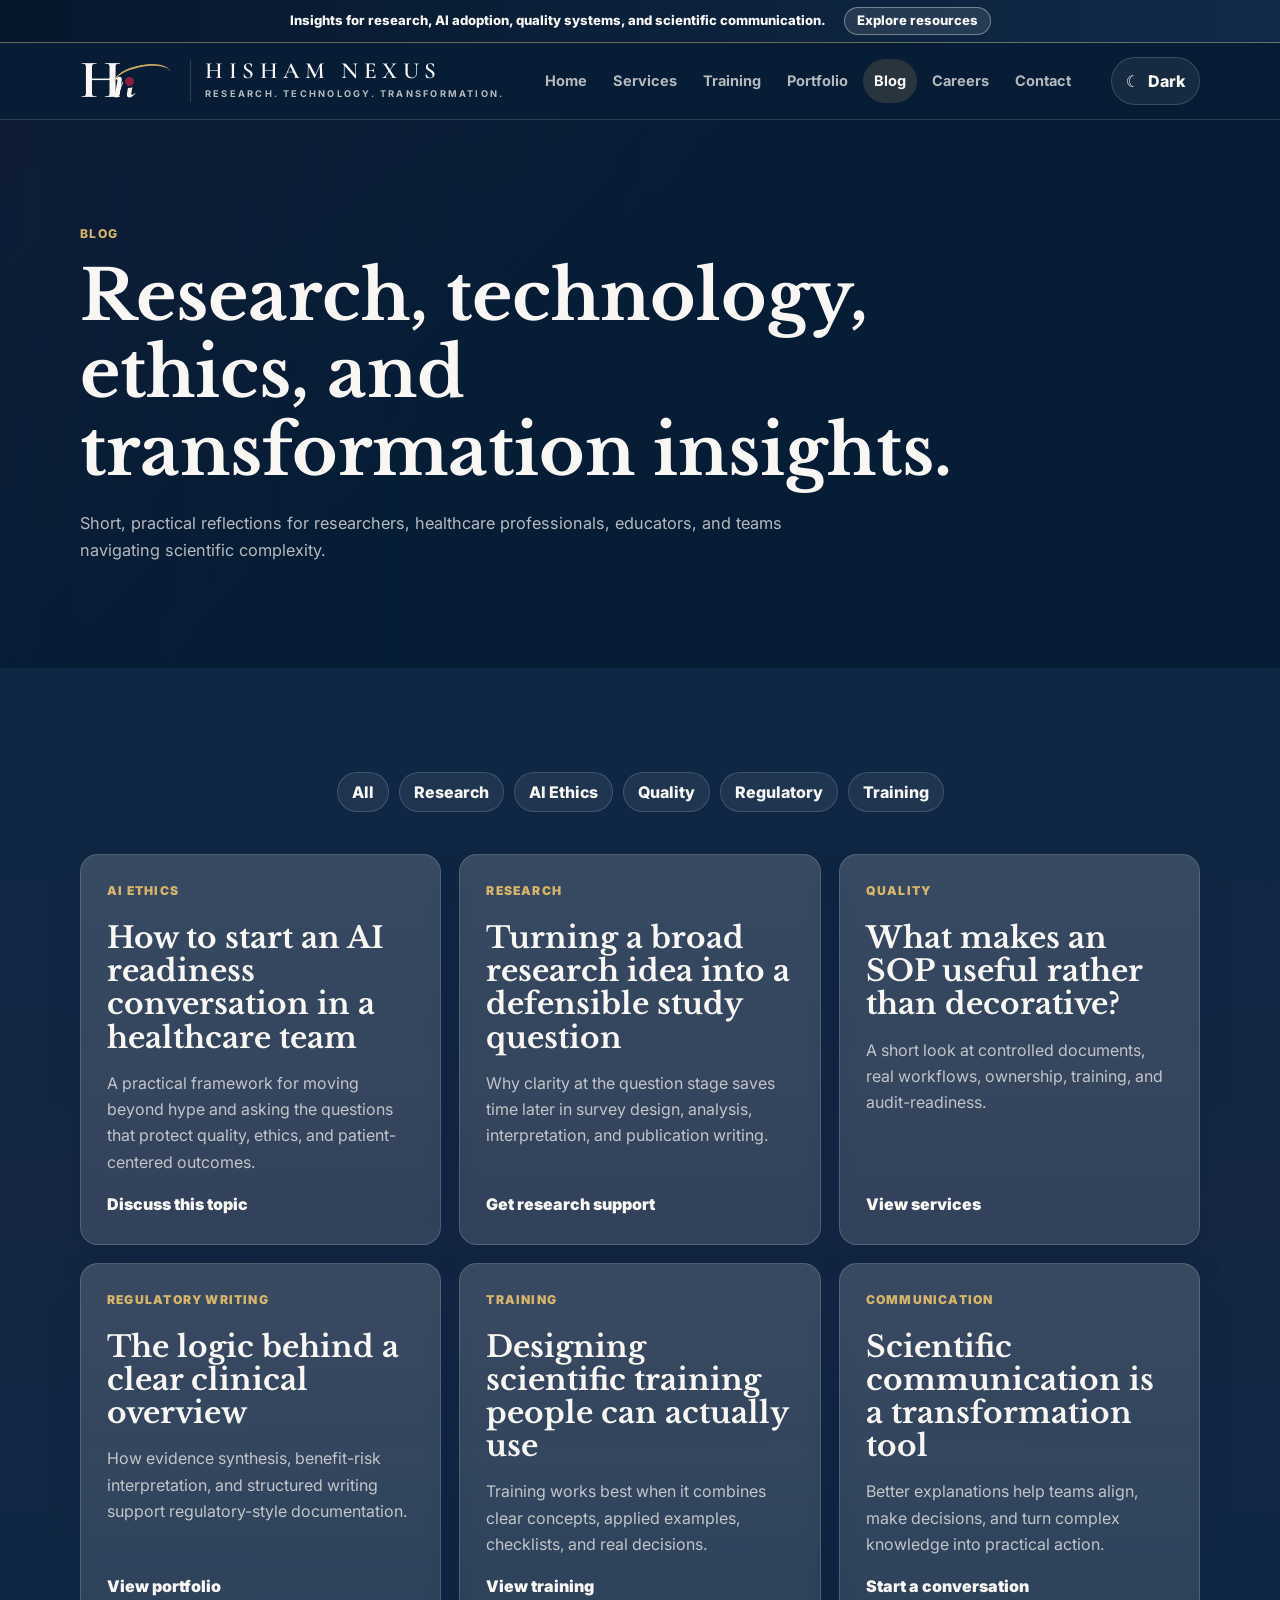
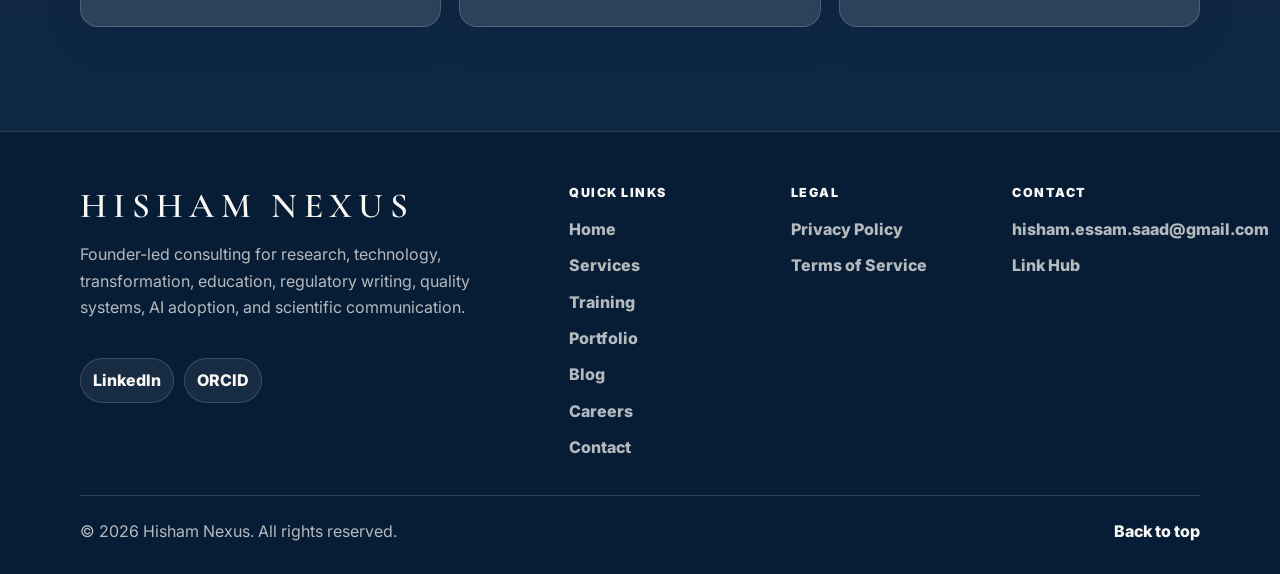
<file: blog.html>
<!DOCTYPE html>

<html data-theme="dark" lang="en">
<head>
<meta charset="utf-8"/>
<meta content="width=device-width, initial-scale=1.0" name="viewport"/>
<meta content="Hisham Nexus insights on research, AI ethics, digital health, quality systems, regulatory writing, and scientific communication." name="description"/>
<meta content="Hisham Nexus" name="author"/>
<title>Blog | Hisham Nexus</title>
<link href="https://fonts.googleapis.com" rel="preconnect"/>
<link crossorigin="" href="https://fonts.gstatic.com" rel="preconnect"/>
<link href="https://fonts.googleapis.com/css2?family=Cormorant+Garamond:wght@500;600;700&amp;family=Inter:wght@400;500;600;700;800&amp;family=Libre+Baskerville:wght@400;700&amp;display=swap" rel="stylesheet"/>
<link href="css/style.css" rel="stylesheet"/>
</head>
<body>
<a class="skip-link" href="#main">Skip to main content</a>
<div aria-label="Hisham Nexus announcement" class="announcement-bar" role="region"><div class="container announcement-inner"><span>Insights for research, AI adoption, quality systems, and scientific communication.</span><a href="resources.html">Explore resources</a></div></div>
<header class="site-header" id="top"><nav aria-label="Blog navigation" class="navbar container"><a aria-label="Hisham Nexus homepage" class="brand" href="index.html"><span aria-hidden="true" class="brand-symbol"><span class="hn-h">H</span><span class="hn-n">n</span><span class="hn-dot"></span></span><span aria-hidden="true" class="brand-divider"></span><span class="brand-copy"><span class="brand-text">Hisham Nexus</span><span class="brand-tagline">Research. Technology. Transformation.</span></span></a><button aria-controls="nav-menu" aria-expanded="false" aria-label="Open navigation menu" class="nav-toggle" type="button"><span></span><span></span><span></span></button><ul class="nav-menu" id="nav-menu"><li><a href="index.html">Home</a></li><li><a href="services.html">Services</a></li><li><a href="training.html">Training</a></li><li><a href="portfolio.html">Portfolio</a></li><li><a class="active" href="blog.html">Blog</a></li><li><a href="careers.html">Careers</a></li><li><a href="contact.html">Contact</a></li></ul><button aria-label="Switch to light mode" class="theme-toggle" id="theme-toggle" type="button"><span aria-hidden="true" class="theme-icon">☾</span><span class="theme-label">Dark</span></button></nav></header>
<main id="main">
<section aria-labelledby="blog-title" class="hero section resource-hero">
<div class="container">
<div class="section-heading reveal">
<p class="eyebrow">Blog</p>
<h1 id="blog-title">Research, technology, ethics, and transformation insights.</h1>
<p class="hero-intro">Short, practical reflections for researchers, healthcare professionals, educators, and teams navigating scientific complexity.</p>
</div>
</div>
</section>
<section aria-labelledby="categories-title" class="section section-muted">
<div class="container">
<div aria-label="Blog categories" class="filter-row reveal" id="categories-title">
<span>All</span><span>Research</span><span>AI Ethics</span><span>Quality</span><span>Regulatory</span><span>Training</span>
</div>
<div class="blog-grid">
<article class="blog-card reveal"><span>AI Ethics</span><h2>How to start an AI readiness conversation in a healthcare team</h2><p>A practical framework for moving beyond hype and asking the questions that protect quality, ethics, and patient-centered outcomes.</p><a href="contact.html">Discuss this topic</a></article>
<article class="blog-card reveal"><span>Research</span><h2>Turning a broad research idea into a defensible study question</h2><p>Why clarity at the question stage saves time later in survey design, analysis, interpretation, and publication writing.</p><a href="services.html">Get research support</a></article>
<article class="blog-card reveal"><span>Quality</span><h2>What makes an SOP useful rather than decorative?</h2><p>A short look at controlled documents, real workflows, ownership, training, and audit-readiness.</p><a href="services.html">View services</a></article>
<article class="blog-card reveal"><span>Regulatory Writing</span><h2>The logic behind a clear clinical overview</h2><p>How evidence synthesis, benefit-risk interpretation, and structured writing support regulatory-style documentation.</p><a href="portfolio.html">View portfolio</a></article>
<article class="blog-card reveal"><span>Training</span><h2>Designing scientific training people can actually use</h2><p>Training works best when it combines clear concepts, applied examples, checklists, and real decisions.</p><a href="training.html">View training</a></article>
<article class="blog-card reveal"><span>Communication</span><h2>Scientific communication is a transformation tool</h2><p>Better explanations help teams align, make decisions, and turn complex knowledge into practical action.</p><a href="contact.html">Start a conversation</a></article>
</div>
</div>
</section>
</main>
<footer class="site-footer"><div class="container footer-grid"><div class="footer-brand"><h2>Hisham Nexus</h2><p>Founder-led consulting for research, technology, transformation, education, regulatory writing, quality systems, AI adoption, and scientific communication.</p><div class="footer-socials"><a href="https://www.linkedin.com/in/ph-hisham-essam" rel="noopener noreferrer" target="_blank">LinkedIn</a><a href="https://orcid.org/0000-0001-6513-2037" rel="me noopener noreferrer" target="orcid.widget">ORCID</a></div></div><div><h3>Quick Links</h3><a href="index.html">Home</a><a href="services.html">Services</a><a href="training.html">Training</a><a href="portfolio.html">Portfolio</a><a href="blog.html">Blog</a><a href="careers.html">Careers</a><a href="contact.html">Contact</a></div><div><h3>Legal</h3><a href="privacy.html">Privacy Policy</a><a href="terms.html">Terms of Service</a></div><div><h3>Contact</h3><a href="mailto:hisham.essam.saad@gmail.com">hisham.essam.saad@gmail.com</a><a href="https://linktr.ee/hisham.essam" rel="me noopener noreferrer" target="_blank">Link Hub</a></div></div><div class="container footer-bottom"><p>© <span id="year"></span> Hisham Nexus. All rights reserved.</p><a href="#top">Back to top</a></div></footer>
<script src="js/script.js"></script>
</body>
</html>
</file>
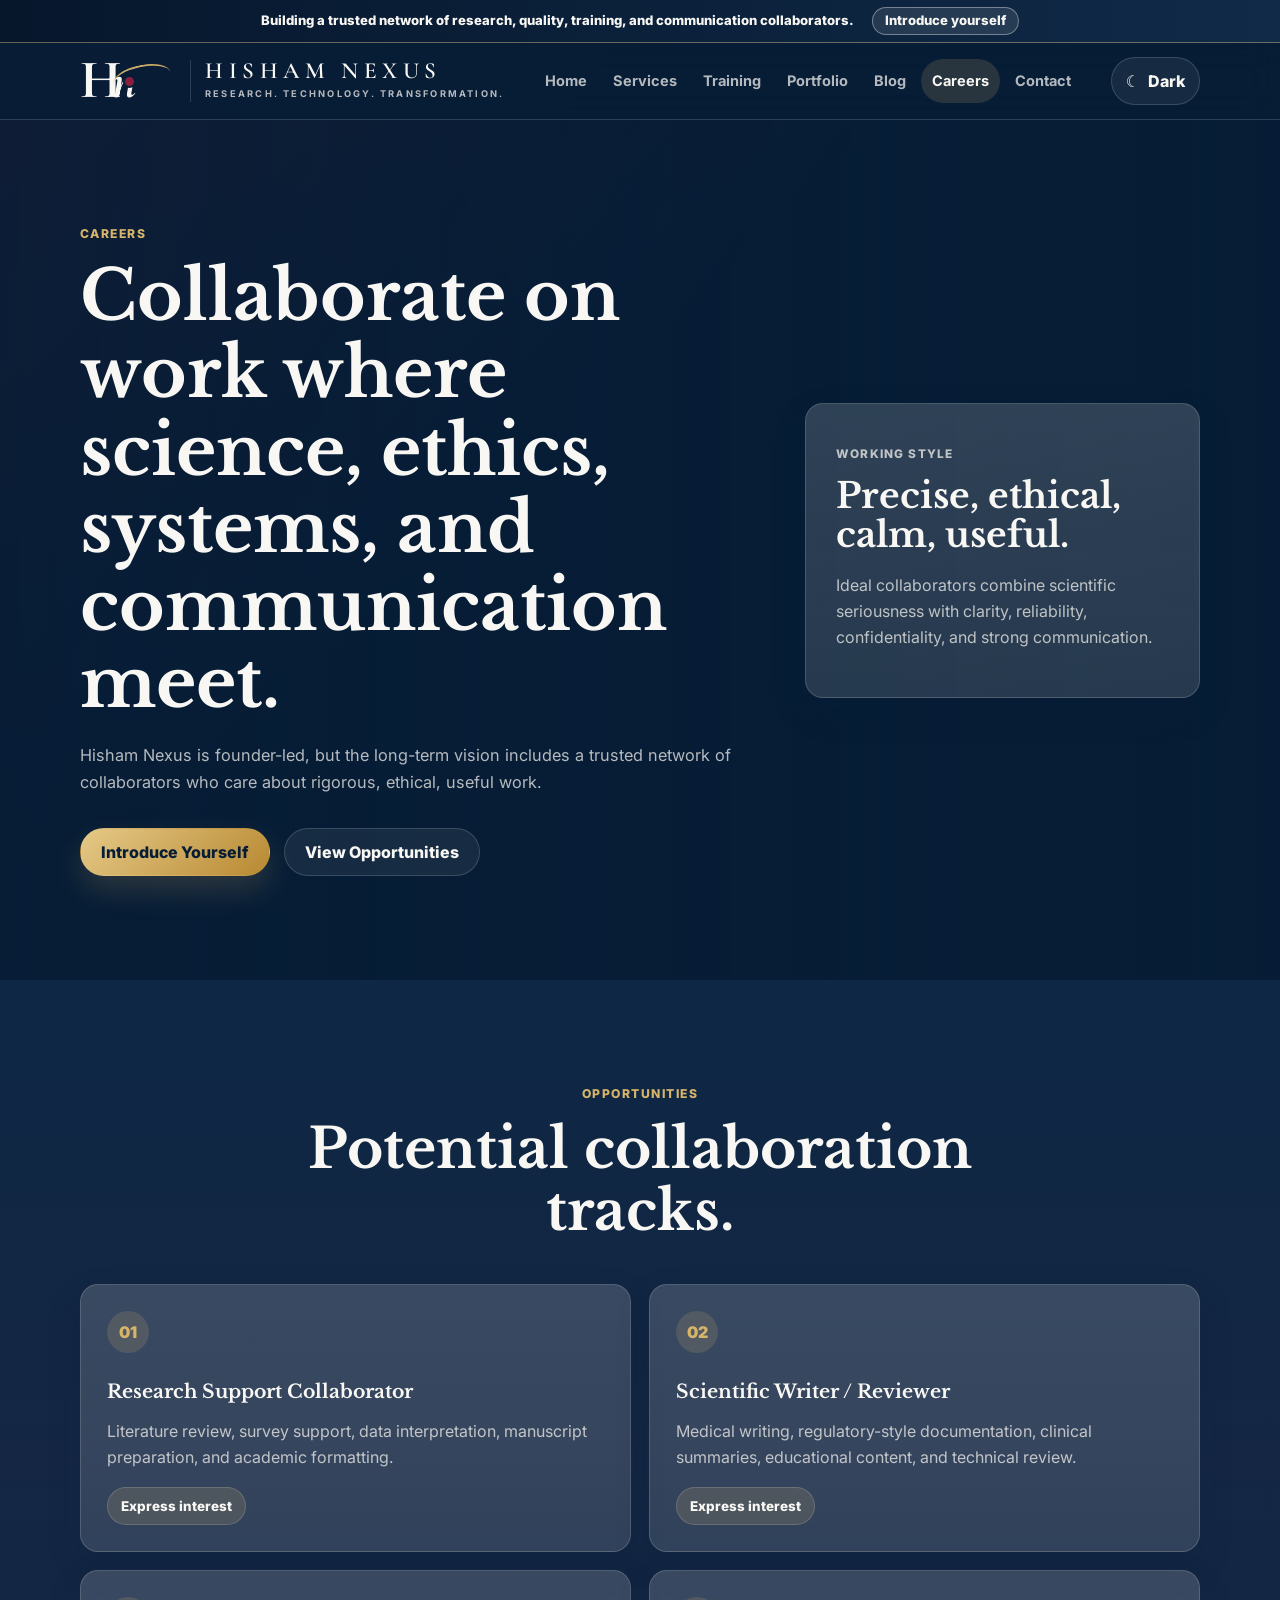
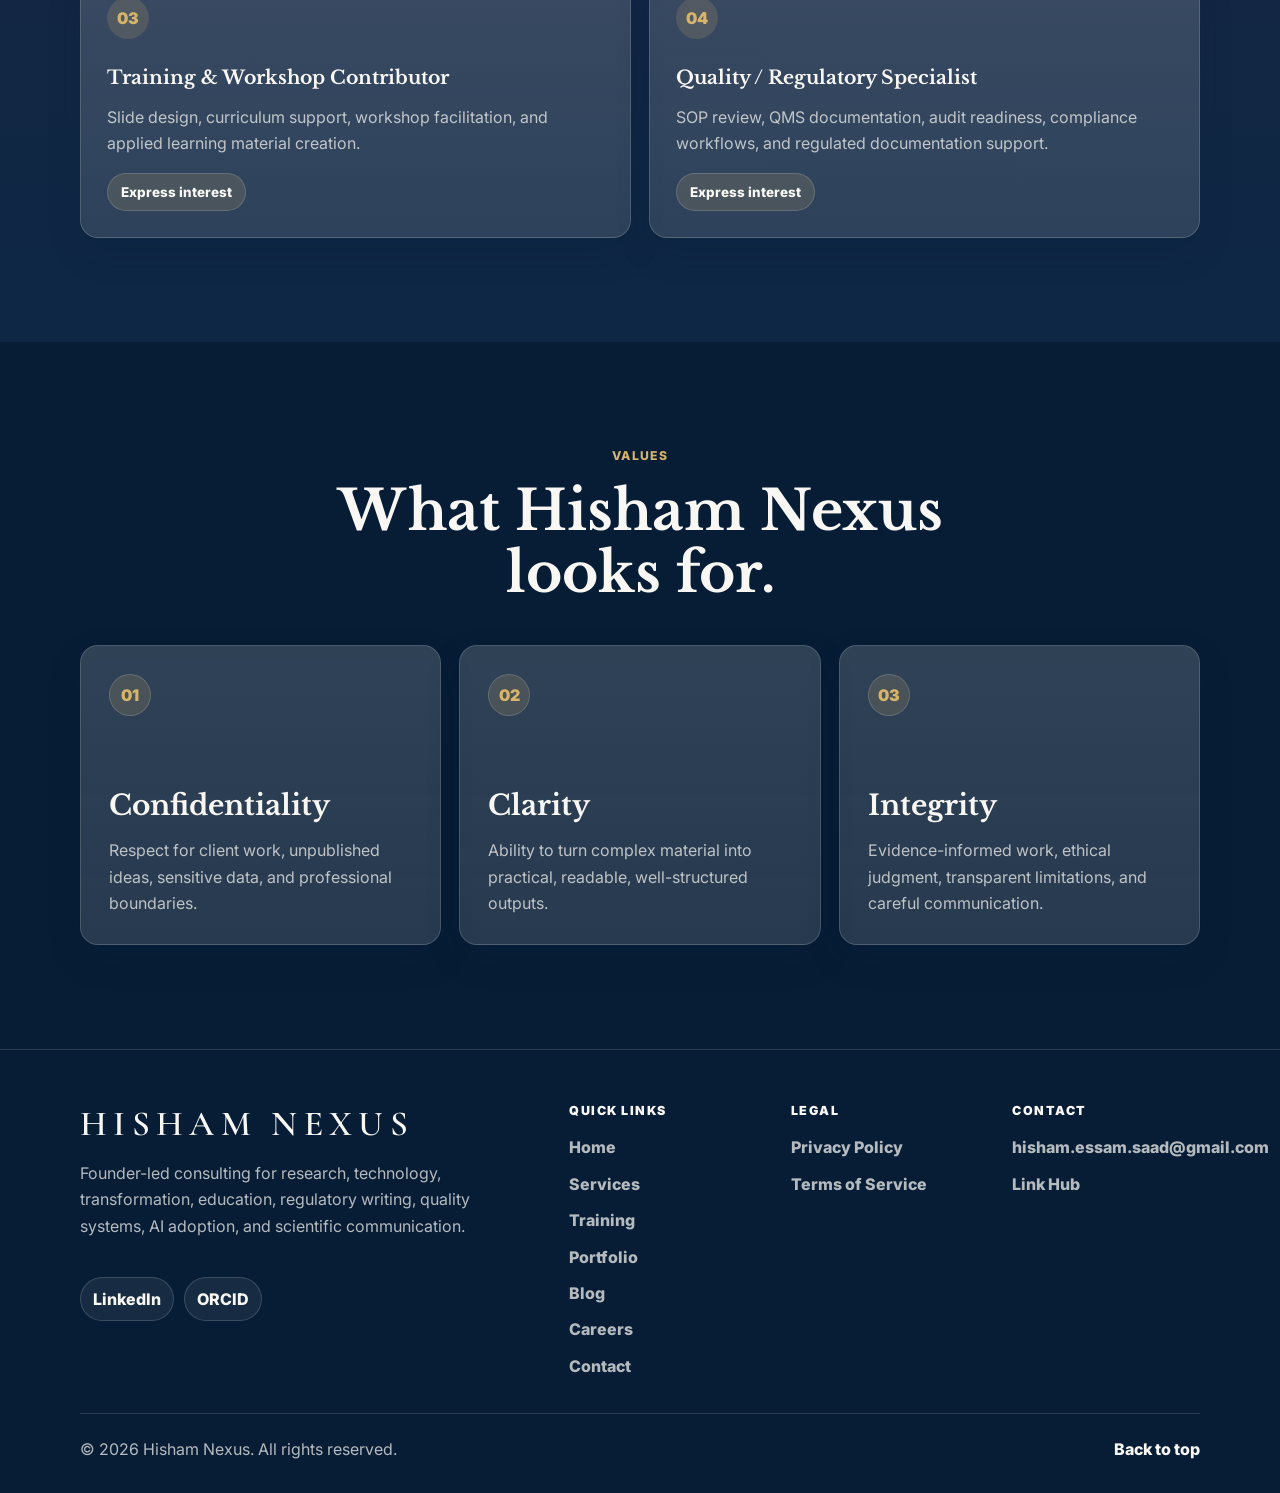
<file: careers.html>
<!DOCTYPE html>

<html data-theme="dark" lang="en">
<head>
<meta charset="utf-8"/>
<meta content="width=device-width, initial-scale=1.0" name="viewport"/>
<meta content="Careers and collaboration opportunities with Hisham Nexus for researchers, writers, trainers, quality professionals, and scientific communicators." name="description"/>
<meta content="Hisham Nexus" name="author"/>
<title>Careers | Hisham Nexus</title>
<link href="https://fonts.googleapis.com" rel="preconnect"/>
<link crossorigin="" href="https://fonts.gstatic.com" rel="preconnect"/>
<link href="https://fonts.googleapis.com/css2?family=Cormorant+Garamond:wght@500;600;700&amp;family=Inter:wght@400;500;600;700;800&amp;family=Libre+Baskerville:wght@400;700&amp;display=swap" rel="stylesheet"/>
<link href="css/style.css" rel="stylesheet"/>
</head>
<body>
<a class="skip-link" href="#main">Skip to main content</a>
<div aria-label="Hisham Nexus announcement" class="announcement-bar" role="region"><div class="container announcement-inner"><span>Building a trusted network of research, quality, training, and communication collaborators.</span><a href="contact.html">Introduce yourself</a></div></div>
<header class="site-header" id="top"><nav aria-label="Careers navigation" class="navbar container"><a aria-label="Hisham Nexus homepage" class="brand" href="index.html"><span aria-hidden="true" class="brand-symbol"><span class="hn-h">H</span><span class="hn-n">n</span><span class="hn-dot"></span></span><span aria-hidden="true" class="brand-divider"></span><span class="brand-copy"><span class="brand-text">Hisham Nexus</span><span class="brand-tagline">Research. Technology. Transformation.</span></span></a><button aria-controls="nav-menu" aria-expanded="false" aria-label="Open navigation menu" class="nav-toggle" type="button"><span></span><span></span><span></span></button><ul class="nav-menu" id="nav-menu"><li><a href="index.html">Home</a></li><li><a href="services.html">Services</a></li><li><a href="training.html">Training</a></li><li><a href="portfolio.html">Portfolio</a></li><li><a href="blog.html">Blog</a></li><li><a class="active" href="careers.html">Careers</a></li><li><a href="contact.html">Contact</a></li></ul><button aria-label="Switch to light mode" class="theme-toggle" id="theme-toggle" type="button"><span aria-hidden="true" class="theme-icon">☾</span><span class="theme-label">Dark</span></button></nav></header>
<main id="main">
<section aria-labelledby="careers-title" class="hero section resource-hero">
<div class="container page-hero-grid">
<div class="section-heading reveal">
<p class="eyebrow">Careers</p>
<h1 id="careers-title">Collaborate on work where science, ethics, systems, and communication meet.</h1>
<p class="hero-intro">Hisham Nexus is founder-led, but the long-term vision includes a trusted network of collaborators who care about rigorous, ethical, useful work.</p>
<div class="hero-actions"><a class="btn btn-primary" href="contact.html">Introduce Yourself</a><a class="btn btn-secondary" href="#opportunities">View Opportunities</a></div>
</div>
<aside class="summary-panel reveal"><p class="card-kicker">Working Style</p><h2>Precise, ethical, calm, useful.</h2><p>Ideal collaborators combine scientific seriousness with clarity, reliability, confidentiality, and strong communication.</p></aside>
</div>
</section>
<section aria-labelledby="opportunities-title" class="section section-muted" id="opportunities">
<div class="container">
<div class="section-heading centered reveal"><p class="eyebrow">Opportunities</p><h2 id="opportunities-title">Potential collaboration tracks.</h2></div>
<div class="service-list-grid">
<article class="service-detail-card reveal"><span>01</span><h3>Research Support Collaborator</h3><p>Literature review, survey support, data interpretation, manuscript preparation, and academic formatting.</p><a class="service-link" href="contact.html">Express interest</a></article>
<article class="service-detail-card reveal"><span>02</span><h3>Scientific Writer / Reviewer</h3><p>Medical writing, regulatory-style documentation, clinical summaries, educational content, and technical review.</p><a class="service-link" href="contact.html">Express interest</a></article>
<article class="service-detail-card reveal"><span>03</span><h3>Training &amp; Workshop Contributor</h3><p>Slide design, curriculum support, workshop facilitation, and applied learning material creation.</p><a class="service-link" href="contact.html">Express interest</a></article>
<article class="service-detail-card reveal"><span>04</span><h3>Quality / Regulatory Specialist</h3><p>SOP review, QMS documentation, audit readiness, compliance workflows, and regulated documentation support.</p><a class="service-link" href="contact.html">Express interest</a></article>
</div>
</div>
</section>
<section aria-labelledby="values-title" class="section">
<div class="container">
<div class="section-heading centered reveal"><p class="eyebrow">Values</p><h2 id="values-title">What Hisham Nexus looks for.</h2></div>
<div class="path-grid">
<article class="path-card reveal"><span>01</span><h3>Confidentiality</h3><p>Respect for client work, unpublished ideas, sensitive data, and professional boundaries.</p></article>
<article class="path-card reveal"><span>02</span><h3>Clarity</h3><p>Ability to turn complex material into practical, readable, well-structured outputs.</p></article>
<article class="path-card reveal"><span>03</span><h3>Integrity</h3><p>Evidence-informed work, ethical judgment, transparent limitations, and careful communication.</p></article>
</div>
</div>
</section>
</main>
<footer class="site-footer"><div class="container footer-grid"><div class="footer-brand"><h2>Hisham Nexus</h2><p>Founder-led consulting for research, technology, transformation, education, regulatory writing, quality systems, AI adoption, and scientific communication.</p><div class="footer-socials"><a href="https://www.linkedin.com/in/ph-hisham-essam" rel="noopener noreferrer" target="_blank">LinkedIn</a><a href="https://orcid.org/0000-0001-6513-2037" rel="me noopener noreferrer" target="orcid.widget">ORCID</a></div></div><div><h3>Quick Links</h3><a href="index.html">Home</a><a href="services.html">Services</a><a href="training.html">Training</a><a href="portfolio.html">Portfolio</a><a href="blog.html">Blog</a><a href="careers.html">Careers</a><a href="contact.html">Contact</a></div><div><h3>Legal</h3><a href="privacy.html">Privacy Policy</a><a href="terms.html">Terms of Service</a></div><div><h3>Contact</h3><a href="mailto:hisham.essam.saad@gmail.com">hisham.essam.saad@gmail.com</a><a href="https://linktr.ee/hisham.essam" rel="me noopener noreferrer" target="_blank">Link Hub</a></div></div><div class="container footer-bottom"><p>© <span id="year"></span> Hisham Nexus. All rights reserved.</p><a href="#top">Back to top</a></div></footer>
<script src="js/script.js"></script>
</body>
</html>
</file>
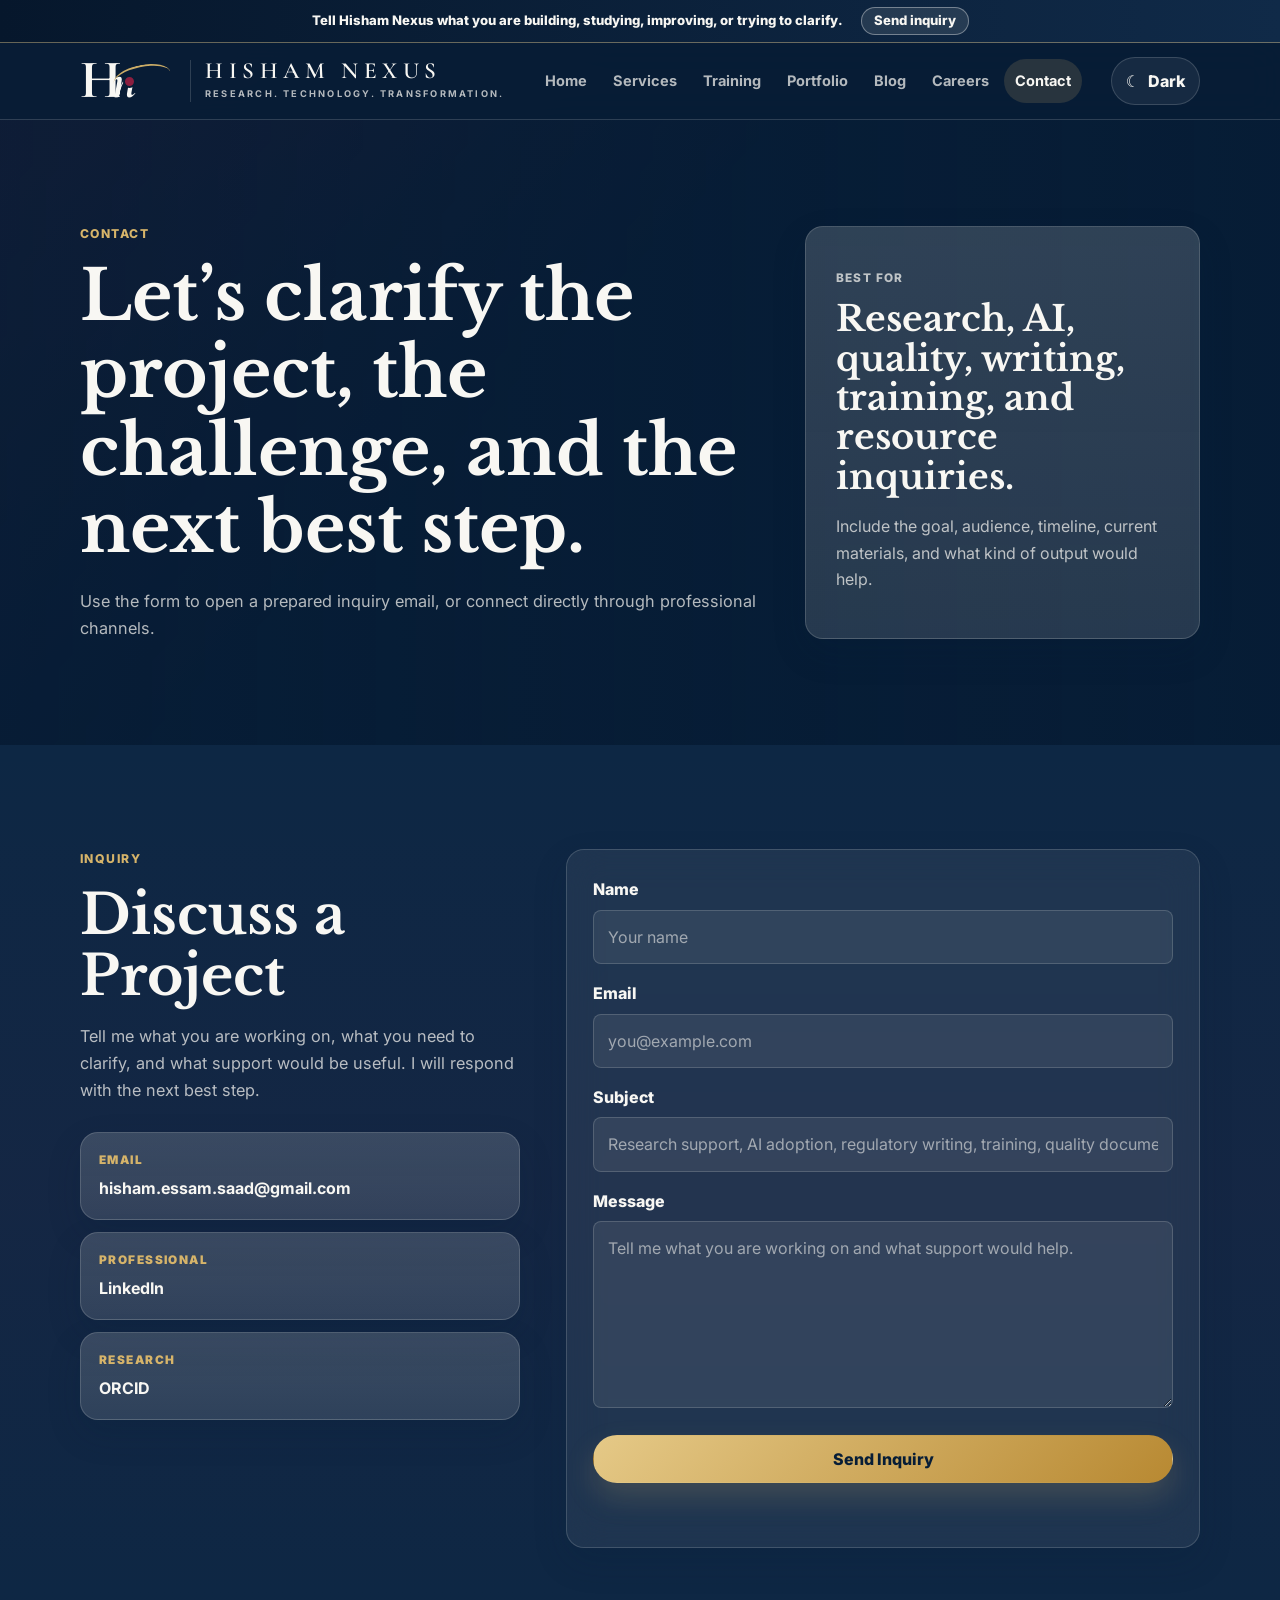
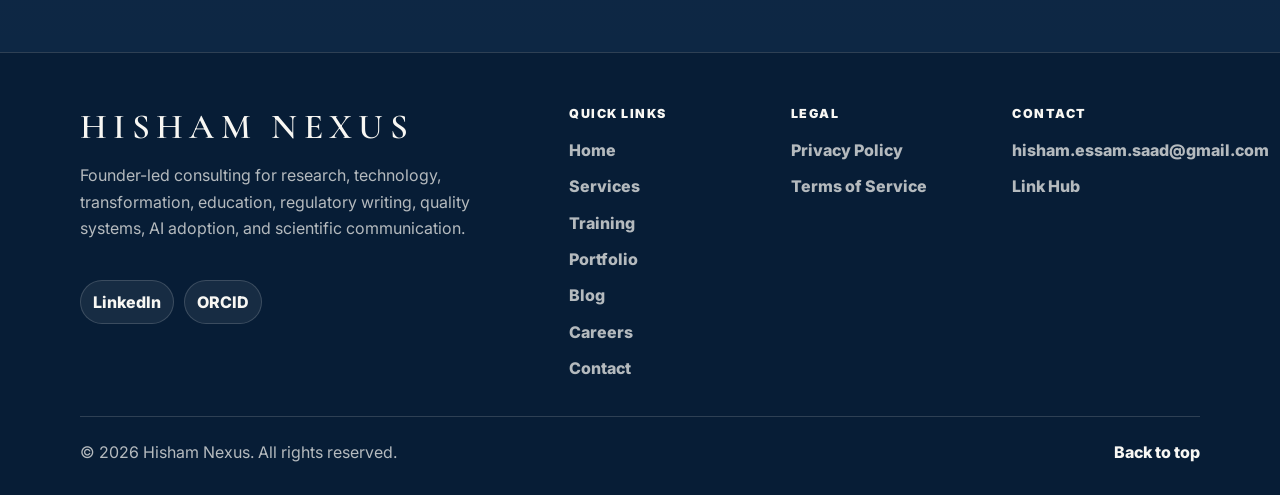
<file: contact.html>
<!DOCTYPE html>

<html data-theme="dark" lang="en">
<head>
<meta charset="utf-8"/>
<meta content="width=device-width, initial-scale=1.0" name="viewport"/>
<meta content="Contact Hisham Nexus to discuss research support, AI adoption, regulatory writing, quality documentation, training, or custom resources." name="description"/>
<meta content="Hisham Nexus" name="author"/>
<title>Contact | Hisham Nexus</title>
<link href="https://fonts.googleapis.com" rel="preconnect"/>
<link crossorigin="" href="https://fonts.gstatic.com" rel="preconnect"/>
<link href="https://fonts.googleapis.com/css2?family=Cormorant+Garamond:wght@500;600;700&amp;family=Inter:wght@400;500;600;700;800&amp;family=Libre+Baskerville:wght@400;700&amp;display=swap" rel="stylesheet"/>
<link href="css/style.css" rel="stylesheet"/>
</head>
<body>
<a class="skip-link" href="#main">Skip to main content</a>
<div aria-label="Hisham Nexus announcement" class="announcement-bar" role="region"><div class="container announcement-inner"><span>Tell Hisham Nexus what you are building, studying, improving, or trying to clarify.</span><a href="#contact-form">Send inquiry</a></div></div>
<header class="site-header" id="top"><nav aria-label="Contact navigation" class="navbar container"><a aria-label="Hisham Nexus homepage" class="brand" href="index.html"><span aria-hidden="true" class="brand-symbol"><span class="hn-h">H</span><span class="hn-n">n</span><span class="hn-dot"></span></span><span aria-hidden="true" class="brand-divider"></span><span class="brand-copy"><span class="brand-text">Hisham Nexus</span><span class="brand-tagline">Research. Technology. Transformation.</span></span></a><button aria-controls="nav-menu" aria-expanded="false" aria-label="Open navigation menu" class="nav-toggle" type="button"><span></span><span></span><span></span></button><ul class="nav-menu" id="nav-menu"><li><a href="index.html">Home</a></li><li><a href="services.html">Services</a></li><li><a href="training.html">Training</a></li><li><a href="portfolio.html">Portfolio</a></li><li><a href="blog.html">Blog</a></li><li><a href="careers.html">Careers</a></li><li><a class="active" href="contact.html">Contact</a></li></ul><button aria-label="Switch to light mode" class="theme-toggle" id="theme-toggle" type="button"><span aria-hidden="true" class="theme-icon">☾</span><span class="theme-label">Dark</span></button></nav></header>
<main id="main">
<section aria-labelledby="contact-page-title" class="hero section resource-hero">
<div class="container page-hero-grid">
<div class="section-heading reveal">
<p class="eyebrow">Contact</p>
<h1 id="contact-page-title">Let’s clarify the project, the challenge, and the next best step.</h1>
<p class="hero-intro">Use the form to open a prepared inquiry email, or connect directly through professional channels.</p>
</div>
<aside class="summary-panel reveal"><p class="card-kicker">Best for</p><h2>Research, AI, quality, writing, training, and resource inquiries.</h2><p>Include the goal, audience, timeline, current materials, and what kind of output would help.</p></aside>
</div>
</section>
<section aria-labelledby="contact-title" class="section section-muted">
<div class="container contact-grid">
<div class="section-heading reveal">
<p class="eyebrow">Inquiry</p>
<h2 id="contact-title">Discuss a Project</h2>
<p>Tell me what you are working on, what you need to clarify, and what support would be useful. I will respond with the next best step.</p>
<div class="contact-method-grid">
<a href="mailto:hisham.essam.saad@gmail.com"><span>Email</span><strong>hisham.essam.saad@gmail.com</strong></a>
<a href="https://www.linkedin.com/in/ph-hisham-essam" rel="noopener noreferrer" target="_blank"><span>Professional</span><strong>LinkedIn</strong></a>
<a href="https://orcid.org/0000-0001-6513-2037" rel="me noopener noreferrer" target="orcid.widget"><span>Research</span><strong>ORCID</strong></a>
</div>
</div>
<form action="#" class="contact-form reveal" id="contact-form" method="post">
<div class="form-row"><label for="name">Name</label><input id="name" name="name" placeholder="Your name" required="" type="text"/></div>
<div class="form-row"><label for="email">Email</label><input id="email" name="email" placeholder="you@example.com" required="" type="email"/></div>
<div class="form-row"><label for="subject">Subject</label><input id="subject" name="subject" placeholder="Research support, AI adoption, regulatory writing, training, quality documentation, custom resource" required="" type="text"/></div>
<div class="form-row"><label for="message">Message</label><textarea id="message" name="message" placeholder="Tell me what you are working on and what support would help." required="" rows="6"></textarea></div>
<button class="btn btn-primary" type="submit">Send Inquiry</button>
<p aria-live="polite" class="form-status" id="form-status" role="status"></p>
</form>
</div>
</section>
</main>
<footer class="site-footer"><div class="container footer-grid"><div class="footer-brand"><h2>Hisham Nexus</h2><p>Founder-led consulting for research, technology, transformation, education, regulatory writing, quality systems, AI adoption, and scientific communication.</p><div class="footer-socials"><a href="https://www.linkedin.com/in/ph-hisham-essam" rel="noopener noreferrer" target="_blank">LinkedIn</a><a href="https://orcid.org/0000-0001-6513-2037" rel="me noopener noreferrer" target="orcid.widget">ORCID</a></div></div><div><h3>Quick Links</h3><a href="index.html">Home</a><a href="services.html">Services</a><a href="training.html">Training</a><a href="portfolio.html">Portfolio</a><a href="blog.html">Blog</a><a href="careers.html">Careers</a><a href="contact.html">Contact</a></div><div><h3>Legal</h3><a href="privacy.html">Privacy Policy</a><a href="terms.html">Terms of Service</a></div><div><h3>Contact</h3><a href="mailto:hisham.essam.saad@gmail.com">hisham.essam.saad@gmail.com</a><a href="https://linktr.ee/hisham.essam" rel="me noopener noreferrer" target="_blank">Link Hub</a></div></div><div class="container footer-bottom"><p>© <span id="year"></span> Hisham Nexus. All rights reserved.</p><a href="#top">Back to top</a></div></footer>
<script src="js/script.js"></script>
</body>
</html>
</file>
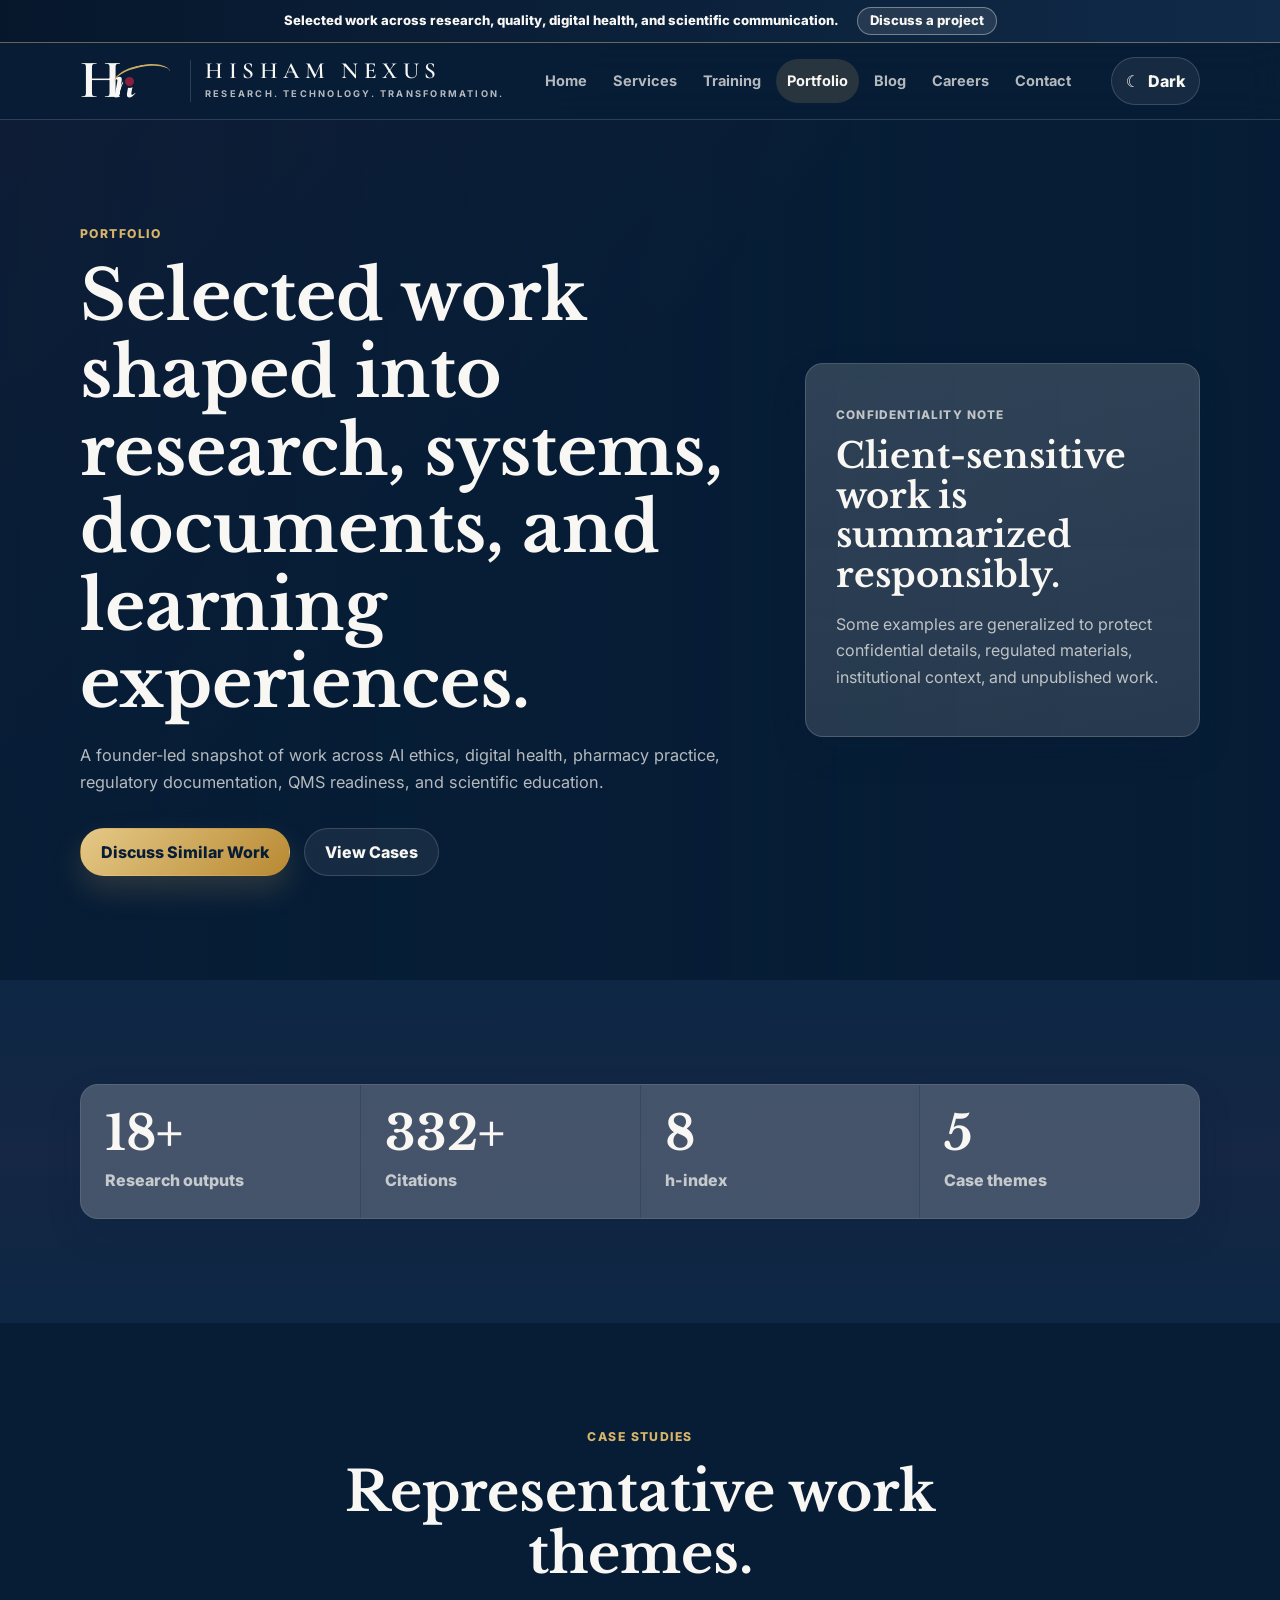
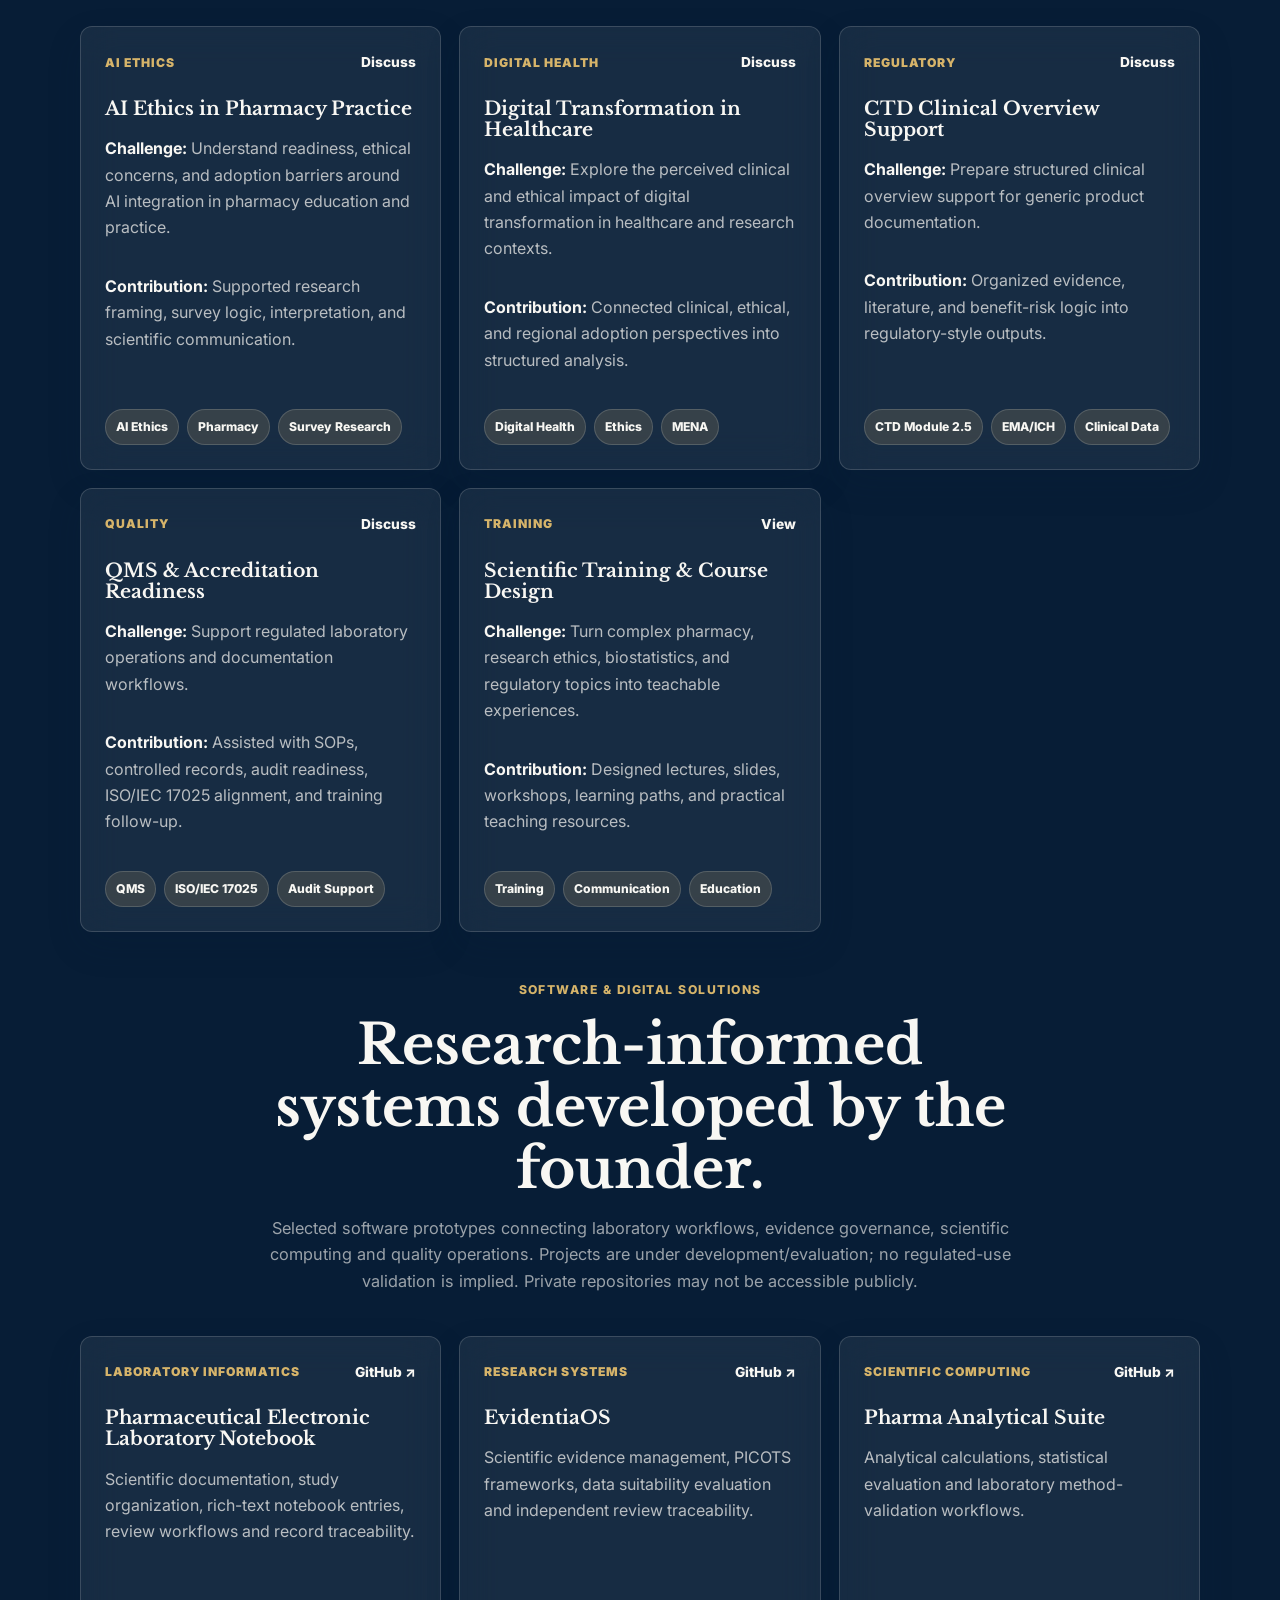
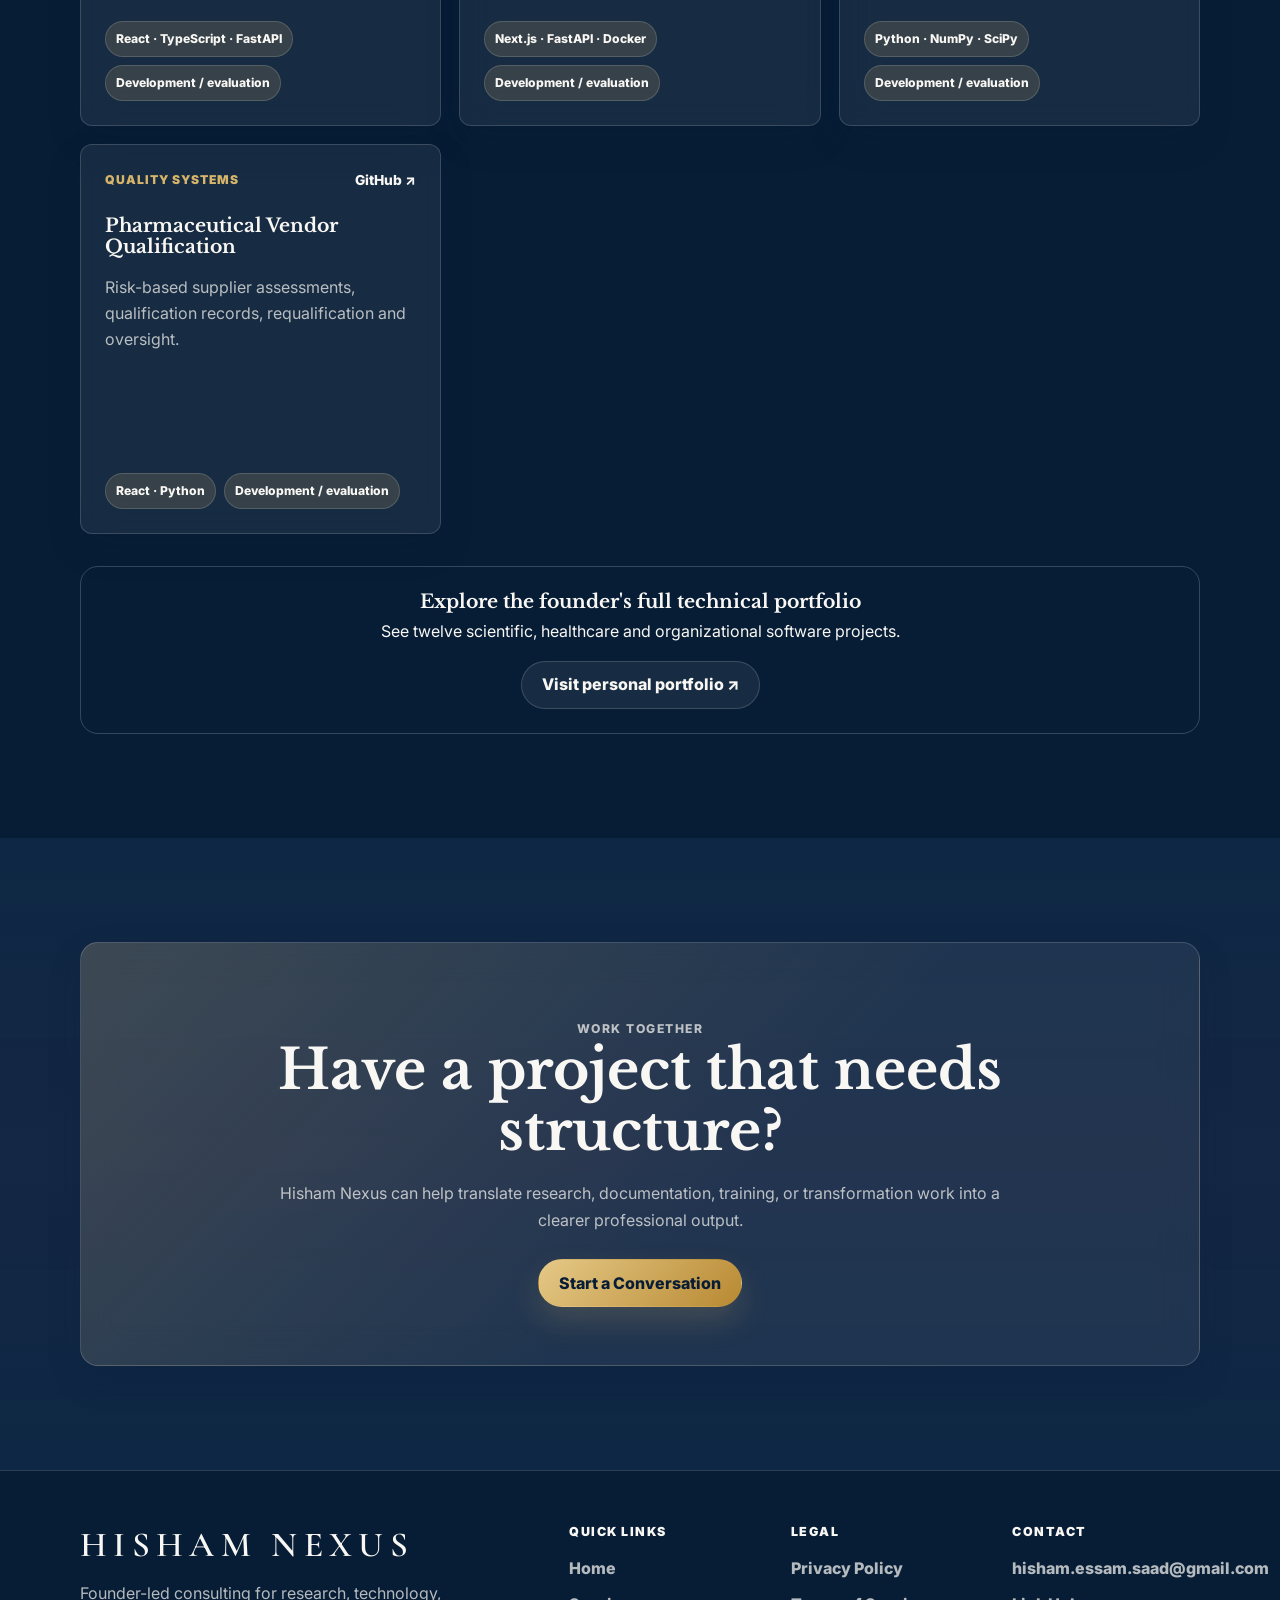
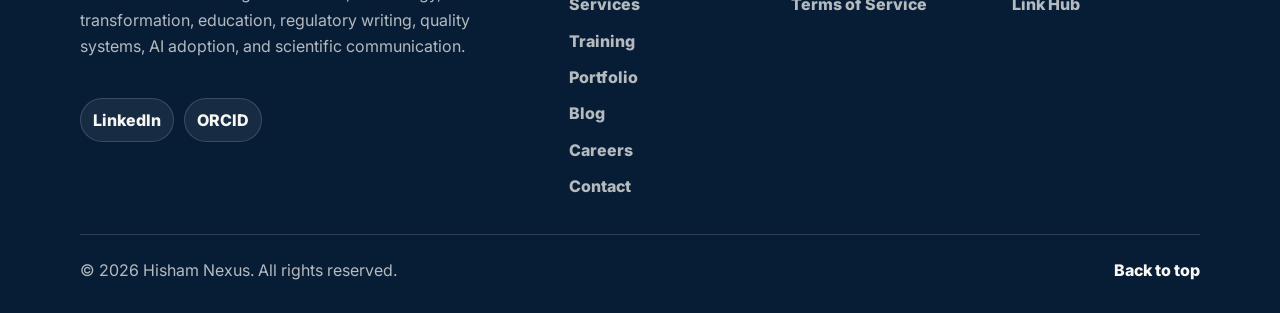
<file: portfolio.html>
<!DOCTYPE html>

<html data-theme="dark" lang="en">
<head>
<meta charset="utf-8"/>
<meta content="width=device-width, initial-scale=1.0" name="viewport"/>
<meta content="Selected Hisham Nexus work across research, AI ethics, digital health, regulatory writing, quality systems, and scientific training." name="description"/>
<meta content="Hisham Nexus" name="author"/>
<title>Portfolio | Hisham Nexus</title>
<link href="https://fonts.googleapis.com" rel="preconnect"/>
<link crossorigin="" href="https://fonts.gstatic.com" rel="preconnect"/>
<link href="https://fonts.googleapis.com/css2?family=Cormorant+Garamond:wght@500;600;700&amp;family=Inter:wght@400;500;600;700;800&amp;family=Libre+Baskerville:wght@400;700&amp;display=swap" rel="stylesheet"/>
<link href="css/style.css" rel="stylesheet"/>
<style>
/* Portfolio integration, October 2026 */
.software-note {max-width:860px;margin:1rem auto 1.5rem;line-height:1.6;opacity:.85}
.software-note a {text-decoration:underline;text-underline-offset:3px}
.software-card {height:100%}
.software-filter-bar {display:flex;flex-wrap:wrap;gap:.55rem;justify-content:center;margin:1.2rem 0 2rem}
.software-filter-bar button {font:inherit;border:1px solid currentColor;background:transparent;color:inherit;padding:.55rem .9rem;border-radius:999px;cursor:pointer;opacity:.85}
.software-filter-bar button[aria-pressed="true"] {background:#1b6e79;color:white;border-color:#1b6e79;opacity:1}
.software-card[hidden] {display:none !important}
.link-bridge {margin-top:2rem;padding:1.5rem;border:1px solid rgba(122,157,169,.35);border-radius:18px;text-align:center}
.link-bridge p {margin:.4rem 0 1rem}
@media(max-width:520px){.software-filter-bar{justify-content:flex-start}}
</style></head>
<body>
<a class="skip-link" href="#main">Skip to main content</a>
<div aria-label="Hisham Nexus announcement" class="announcement-bar" role="region"><div class="container announcement-inner"><span>Selected work across research, quality, digital health, and scientific communication.</span><a href="contact.html">Discuss a project</a></div></div>
<header class="site-header" id="top">
<nav aria-label="Portfolio navigation" class="navbar container">
<a aria-label="Hisham Nexus homepage" class="brand" href="index.html"><span aria-hidden="true" class="brand-symbol"><span class="hn-h">H</span><span class="hn-n">n</span><span class="hn-dot"></span></span><span aria-hidden="true" class="brand-divider"></span><span class="brand-copy"><span class="brand-text">Hisham Nexus</span><span class="brand-tagline">Research. Technology. Transformation.</span></span></a>
<button aria-controls="nav-menu" aria-expanded="false" aria-label="Open navigation menu" class="nav-toggle" type="button"><span></span><span></span><span></span></button>
<ul class="nav-menu" id="nav-menu"><li><a href="index.html">Home</a></li><li><a href="services.html">Services</a></li><li><a href="training.html">Training</a></li><li><a class="active" href="portfolio.html">Portfolio</a></li><li><a href="blog.html">Blog</a></li><li><a href="careers.html">Careers</a></li><li><a href="contact.html">Contact</a></li></ul>
<button aria-label="Switch to light mode" class="theme-toggle" id="theme-toggle" type="button"><span aria-hidden="true" class="theme-icon">☾</span><span class="theme-label">Dark</span></button>
</nav>
</header>
<main id="main">
<section aria-labelledby="portfolio-title" class="hero section resource-hero">
<div class="container page-hero-grid">
<div class="section-heading reveal">
<p class="eyebrow">Portfolio</p>
<h1 id="portfolio-title">Selected work shaped into research, systems, documents, and learning experiences.</h1>
<p class="hero-intro">A founder-led snapshot of work across AI ethics, digital health, pharmacy practice, regulatory documentation, QMS readiness, and scientific education.</p>
<div class="hero-actions"><a class="btn btn-primary" href="contact.html">Discuss Similar Work</a><a class="btn btn-secondary" href="#cases">View Cases</a></div>
</div>
<aside class="summary-panel reveal">
<p class="card-kicker">Confidentiality Note</p>
<h2>Client-sensitive work is summarized responsibly.</h2>
<p>Some examples are generalized to protect confidential details, regulated materials, institutional context, and unpublished work.</p>
</aside>
</div>
</section>
<section aria-labelledby="metrics-title" class="section section-muted">
<div class="container">
<div aria-label="Portfolio metrics" class="metric-strip reveal" id="metrics-title">
<div><strong>18+</strong><span>Research outputs</span></div>
<div><strong>332+</strong><span>Citations</span></div>
<div><strong>8</strong><span>h-index</span></div>
<div><strong>5</strong><span>Case themes</span></div>
</div>
</div>
</section>
<section aria-labelledby="cases-title" class="section" id="cases">
<div class="container">
<div class="section-heading centered reveal"><p class="eyebrow">Case Studies</p><h2 id="cases-title">Representative work themes.</h2></div>
<div class="projects-grid">
<article class="project-card reveal"><div class="project-topline"><span>AI Ethics</span><a href="contact.html">Discuss</a></div><h3>AI Ethics in Pharmacy Practice</h3><p><strong>Challenge:</strong> Understand readiness, ethical concerns, and adoption barriers around AI integration in pharmacy education and practice.</p><p><strong>Contribution:</strong> Supported research framing, survey logic, interpretation, and scientific communication.</p><ul class="tags"><li>AI Ethics</li><li>Pharmacy</li><li>Survey Research</li></ul></article>
<article class="project-card reveal"><div class="project-topline"><span>Digital Health</span><a href="contact.html">Discuss</a></div><h3>Digital Transformation in Healthcare</h3><p><strong>Challenge:</strong> Explore the perceived clinical and ethical impact of digital transformation in healthcare and research contexts.</p><p><strong>Contribution:</strong> Connected clinical, ethical, and regional adoption perspectives into structured analysis.</p><ul class="tags"><li>Digital Health</li><li>Ethics</li><li>MENA</li></ul></article>
<article class="project-card reveal"><div class="project-topline"><span>Regulatory</span><a href="contact.html">Discuss</a></div><h3>CTD Clinical Overview Support</h3><p><strong>Challenge:</strong> Prepare structured clinical overview support for generic product documentation.</p><p><strong>Contribution:</strong> Organized evidence, literature, and benefit-risk logic into regulatory-style outputs.</p><ul class="tags"><li>CTD Module 2.5</li><li>EMA/ICH</li><li>Clinical Data</li></ul></article>
<article class="project-card reveal"><div class="project-topline"><span>Quality</span><a href="contact.html">Discuss</a></div><h3>QMS &amp; Accreditation Readiness</h3><p><strong>Challenge:</strong> Support regulated laboratory operations and documentation workflows.</p><p><strong>Contribution:</strong> Assisted with SOPs, controlled records, audit readiness, ISO/IEC 17025 alignment, and training follow-up.</p><ul class="tags"><li>QMS</li><li>ISO/IEC 17025</li><li>Audit Support</li></ul></article>
<article class="project-card reveal"><div class="project-topline"><span>Training</span><a href="training.html">View</a></div><h3>Scientific Training &amp; Course Design</h3><p><strong>Challenge:</strong> Turn complex pharmacy, research ethics, biostatistics, and regulatory topics into teachable experiences.</p><p><strong>Contribution:</strong> Designed lectures, slides, workshops, learning paths, and practical teaching resources.</p><ul class="tags"><li>Training</li><li>Communication</li><li>Education</li></ul></article>
</div>
<div class="software-showcase"><div class="section-heading centered reveal" style="margin-top:3rem"><p class="eyebrow">Software &amp; Digital Solutions</p><h2>Research-informed systems developed by the founder.</h2><p class="software-note">Selected software prototypes connecting laboratory workflows, evidence governance, scientific computing and quality operations. Projects are under development/evaluation; no regulated-use validation is implied. Private repositories may not be accessible publicly.</p></div><div class="projects-grid"><article class="project-card software-card reveal" data-domain="Laboratory Informatics"><div class="project-topline"><span>Laboratory Informatics</span><a aria-label="Pharmaceutical Electronic Laboratory Notebook on GitHub" href="https://github.com/MrHisham/pharmaceutical-eln" rel="noopener noreferrer" target="_blank">GitHub ↗</a></div><h3>Pharmaceutical Electronic Laboratory Notebook</h3><p>Scientific documentation, study organization, rich-text notebook entries, review workflows and record traceability.</p><ul class="tags"><li>React · TypeScript · FastAPI</li><li>Development / evaluation</li></ul></article><article class="project-card software-card reveal" data-domain="Research Systems"><div class="project-topline"><span>Research Systems</span><a aria-label="EvidentiaOS on GitHub" href="https://github.com/MrHisham/EvidentiaOS" rel="noopener noreferrer" target="_blank">GitHub ↗</a></div><h3>EvidentiaOS</h3><p>Scientific evidence management, PICOTS frameworks, data suitability evaluation and independent review traceability.</p><ul class="tags"><li>Next.js · FastAPI · Docker</li><li>Development / evaluation</li></ul></article><article class="project-card software-card reveal" data-domain="Scientific Computing"><div class="project-topline"><span>Scientific Computing</span><a aria-label="Pharma Analytical Suite on GitHub" href="https://github.com/MrHisham/pharma-analytical-suite" rel="noopener noreferrer" target="_blank">GitHub ↗</a></div><h3>Pharma Analytical Suite</h3><p>Analytical calculations, statistical evaluation and laboratory method-validation workflows.</p><ul class="tags"><li>Python · NumPy · SciPy</li><li>Development / evaluation</li></ul></article><article class="project-card software-card reveal" data-domain="Quality Systems"><div class="project-topline"><span>Quality Systems</span><a aria-label="Pharmaceutical Vendor Qualification on GitHub" href="https://github.com/MrHisham/Pharmaceutical-Vendor-Qualification" rel="noopener noreferrer" target="_blank">GitHub ↗</a></div><h3>Pharmaceutical Vendor Qualification</h3><p>Risk-based supplier assessments, qualification records, requalification and oversight.</p><ul class="tags"><li>React · Python</li><li>Development / evaluation</li></ul></article></div><div class="link-bridge"><h3>Explore the founder's full technical portfolio</h3><p>See twelve scientific, healthcare and organizational software projects.</p><a class="btn btn-secondary" href="../portfolio/#software-projects">Visit personal portfolio ↗</a></div></div></div>
</section>
<section class="section section-muted"><div class="container"><div class="resource-cta reveal"><p class="eyebrow">Work Together</p><h2>Have a project that needs structure?</h2><p>Hisham Nexus can help translate research, documentation, training, or transformation work into a clearer professional output.</p><a class="btn btn-primary" href="contact.html">Start a Conversation</a></div></div></section>
</main>
<footer class="site-footer"><div class="container footer-grid"><div class="footer-brand"><h2>Hisham Nexus</h2><p>Founder-led consulting for research, technology, transformation, education, regulatory writing, quality systems, AI adoption, and scientific communication.</p><div class="footer-socials"><a href="https://www.linkedin.com/in/ph-hisham-essam" rel="noopener noreferrer" target="_blank">LinkedIn</a><a href="https://orcid.org/0000-0001-6513-2037" rel="me noopener noreferrer" target="orcid.widget">ORCID</a></div></div><div><h3>Quick Links</h3><a href="index.html">Home</a><a href="services.html">Services</a><a href="training.html">Training</a><a href="portfolio.html">Portfolio</a><a href="blog.html">Blog</a><a href="careers.html">Careers</a><a href="contact.html">Contact</a></div><div><h3>Legal</h3><a href="privacy.html">Privacy Policy</a><a href="terms.html">Terms of Service</a></div><div><h3>Contact</h3><a href="mailto:hisham.essam.saad@gmail.com">hisham.essam.saad@gmail.com</a><a href="https://linktr.ee/hisham.essam" rel="me noopener noreferrer" target="_blank">Link Hub</a></div></div><div class="container footer-bottom"><p>© <span id="year"></span> Hisham Nexus. All rights reserved.</p><a href="#top">Back to top</a></div></footer>
<script src="js/script.js"></script>
</body>
</html>
</file>
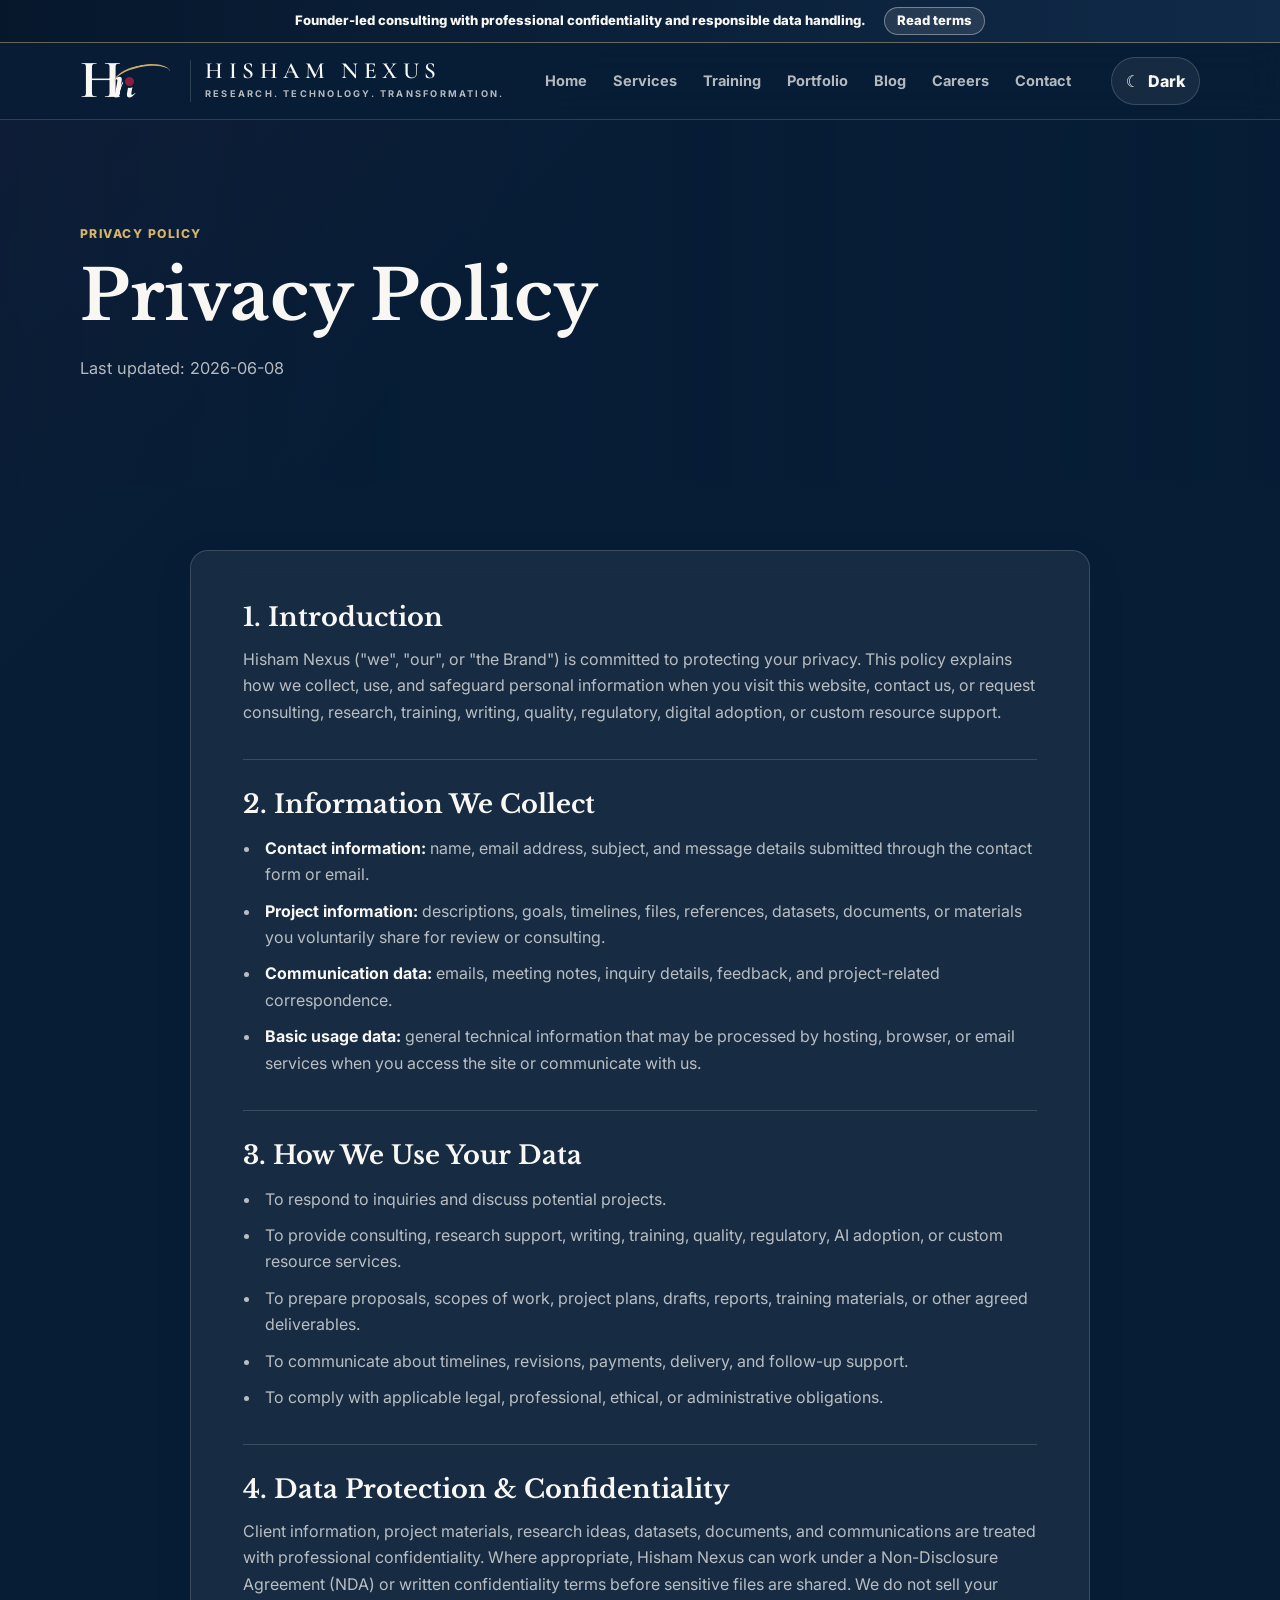
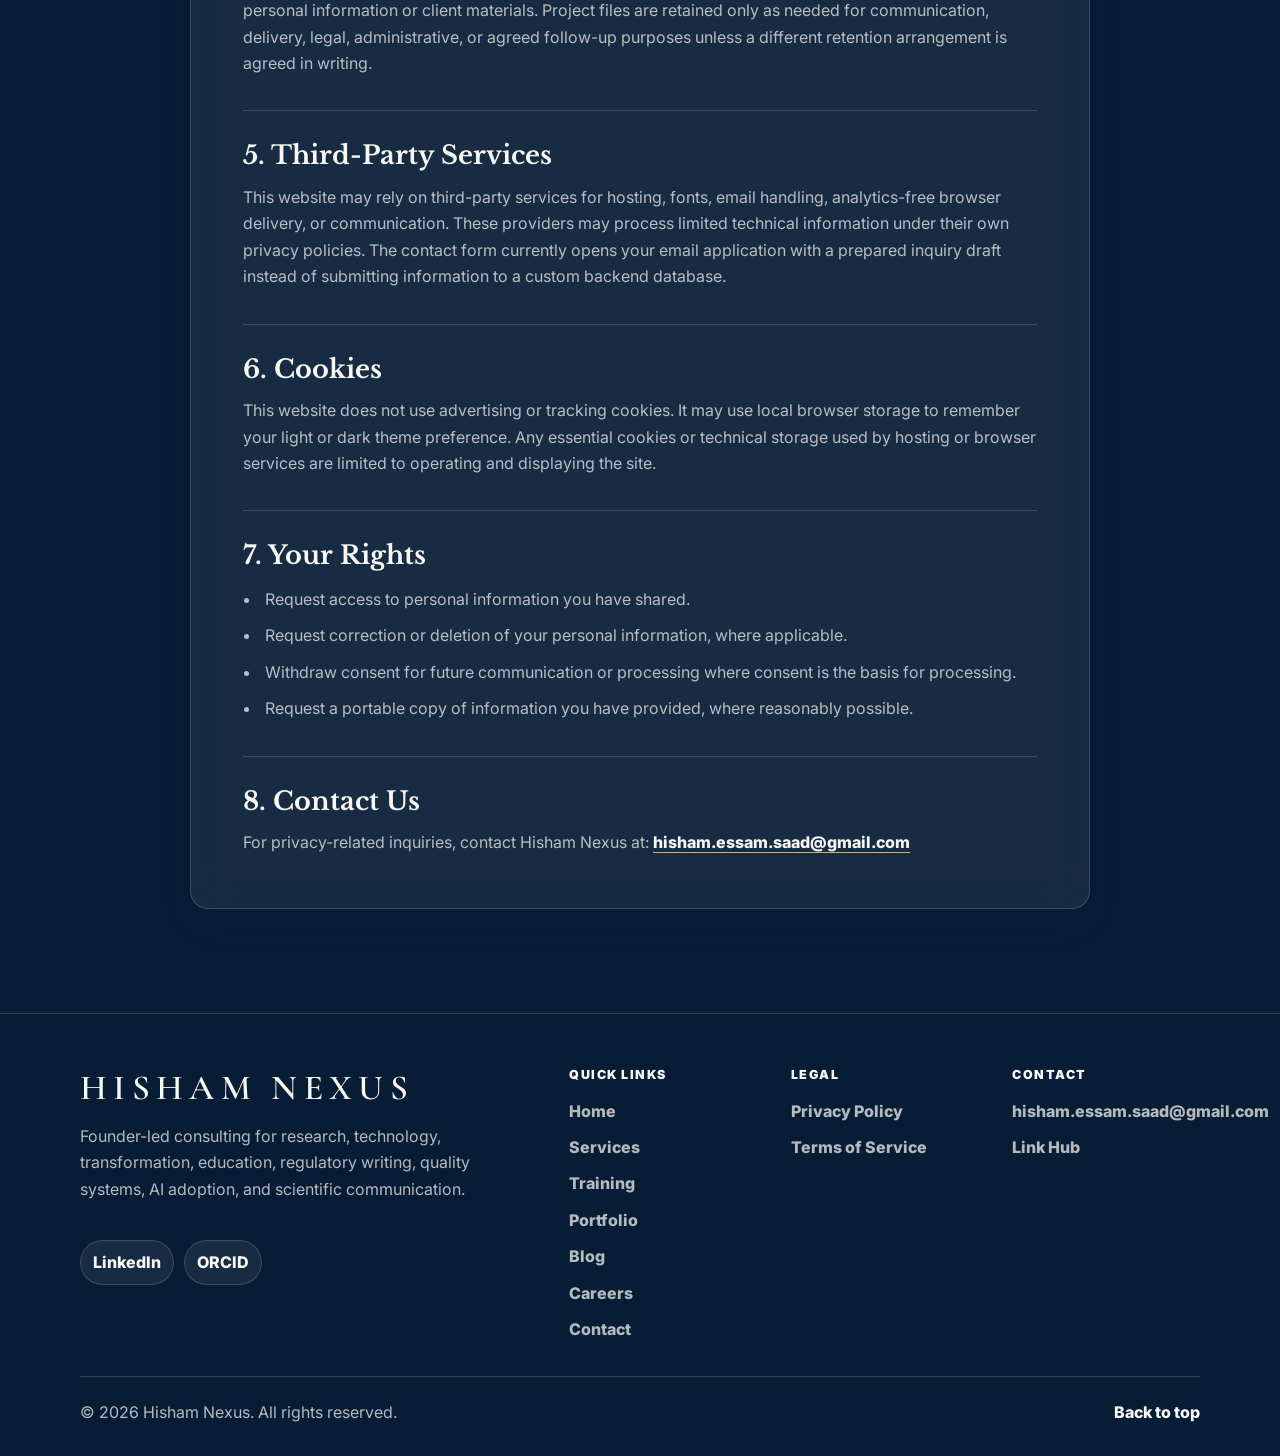
<file: privacy.html>
<!DOCTYPE html>

<html data-theme="dark" lang="en">
<head>
<meta charset="utf-8"/>
<meta content="width=device-width, initial-scale=1.0" name="viewport"/>
<meta content="Privacy Policy for Hisham Nexus, covering consulting inquiries, project information, confidentiality, client materials, and communication data." name="description"/>
<meta content="Hisham Nexus" name="author"/>
<title>Privacy Policy | Hisham Nexus</title>
<link href="https://fonts.googleapis.com" rel="preconnect"/>
<link crossorigin="" href="https://fonts.gstatic.com" rel="preconnect"/>
<link href="https://fonts.googleapis.com/css2?family=Cormorant+Garamond:wght@500;600;700&amp;family=Inter:wght@400;500;600;700;800&amp;family=Libre+Baskerville:wght@400;700&amp;display=swap" rel="stylesheet"/>
<link href="css/style.css" rel="stylesheet"/>
</head>
<body>
<a class="skip-link" href="#main">Skip to main content</a>
<div aria-label="Hisham Nexus announcement" class="announcement-bar" role="region">
<div class="container announcement-inner">
<span>Founder-led consulting with professional confidentiality and responsible data handling.</span>
<a href="terms.html">Read terms</a>
</div>
</div>
<header class="site-header" id="top">
<nav aria-label="Privacy policy navigation" class="navbar container">
<a aria-label="Hisham Nexus homepage" class="brand" href="index.html">
<span aria-hidden="true" class="brand-symbol">
<span class="hn-h">H</span><span class="hn-n">n</span><span class="hn-dot"></span>
</span>
<span aria-hidden="true" class="brand-divider"></span>
<span class="brand-copy">
<span class="brand-text">Hisham Nexus</span>
<span class="brand-tagline">Research. Technology. Transformation.</span>
</span>
</a>
<button aria-controls="nav-menu" aria-expanded="false" aria-label="Open navigation menu" class="nav-toggle" type="button">
<span></span>
<span></span>
<span></span>
</button>
<ul class="nav-menu" id="nav-menu">
<li><a href="index.html">Home</a></li>
<li><a href="services.html">Services</a></li>
<li><a href="training.html">Training</a></li>
<li><a href="portfolio.html">Portfolio</a></li>
<li><a href="blog.html">Blog</a></li>
<li><a href="careers.html">Careers</a></li>
<li><a href="contact.html">Contact</a></li>
</ul>
<button aria-label="Switch to light mode" class="theme-toggle" id="theme-toggle" type="button">
<span aria-hidden="true" class="theme-icon">☾</span>
<span class="theme-label">Dark</span>
</button>
</nav>
</header>
<main id="main">
<section aria-labelledby="privacy-title" class="hero section resource-hero legal-hero">
<div class="container">
<div class="section-heading reveal">
<p class="eyebrow">Privacy Policy</p>
<h1 id="privacy-title">Privacy Policy</h1>
<p class="hero-intro">Last updated: 2026-06-08</p>
</div>
</div>
</section>
<section class="section legal-section">
<div class="container legal-content reveal">
<article>
<h2>1. Introduction</h2>
<p>Hisham Nexus ("we", "our", or "the Brand") is committed to protecting your privacy. This policy explains how we collect, use, and safeguard personal information when you visit this website, contact us, or request consulting, research, training, writing, quality, regulatory, digital adoption, or custom resource support.</p>
</article>
<article>
<h2>2. Information We Collect</h2>
<ul>
<li><strong>Contact information:</strong> name, email address, subject, and message details submitted through the contact form or email.</li>
<li><strong>Project information:</strong> descriptions, goals, timelines, files, references, datasets, documents, or materials you voluntarily share for review or consulting.</li>
<li><strong>Communication data:</strong> emails, meeting notes, inquiry details, feedback, and project-related correspondence.</li>
<li><strong>Basic usage data:</strong> general technical information that may be processed by hosting, browser, or email services when you access the site or communicate with us.</li>
</ul>
</article>
<article>
<h2>3. How We Use Your Data</h2>
<ul>
<li>To respond to inquiries and discuss potential projects.</li>
<li>To provide consulting, research support, writing, training, quality, regulatory, AI adoption, or custom resource services.</li>
<li>To prepare proposals, scopes of work, project plans, drafts, reports, training materials, or other agreed deliverables.</li>
<li>To communicate about timelines, revisions, payments, delivery, and follow-up support.</li>
<li>To comply with applicable legal, professional, ethical, or administrative obligations.</li>
</ul>
</article>
<article>
<h2>4. Data Protection &amp; Confidentiality</h2>
<p>Client information, project materials, research ideas, datasets, documents, and communications are treated with professional confidentiality. Where appropriate, Hisham Nexus can work under a Non-Disclosure Agreement (NDA) or written confidentiality terms before sensitive files are shared. We do not sell your personal information or client materials. Project files are retained only as needed for communication, delivery, legal, administrative, or agreed follow-up purposes unless a different retention arrangement is agreed in writing.</p>
</article>
<article>
<h2>5. Third-Party Services</h2>
<p>This website may rely on third-party services for hosting, fonts, email handling, analytics-free browser delivery, or communication. These providers may process limited technical information under their own privacy policies. The contact form currently opens your email application with a prepared inquiry draft instead of submitting information to a custom backend database.</p>
</article>
<article>
<h2>6. Cookies</h2>
<p>This website does not use advertising or tracking cookies. It may use local browser storage to remember your light or dark theme preference. Any essential cookies or technical storage used by hosting or browser services are limited to operating and displaying the site.</p>
</article>
<article>
<h2>7. Your Rights</h2>
<ul>
<li>Request access to personal information you have shared.</li>
<li>Request correction or deletion of your personal information, where applicable.</li>
<li>Withdraw consent for future communication or processing where consent is the basis for processing.</li>
<li>Request a portable copy of information you have provided, where reasonably possible.</li>
</ul>
</article>
<article>
<h2>8. Contact Us</h2>
<p>For privacy-related inquiries, contact Hisham Nexus at: <a href="mailto:hisham.essam.saad@gmail.com">hisham.essam.saad@gmail.com</a></p>
</article>
</div>
</section>
</main>
<footer class="site-footer">
<div class="container footer-grid">
<div class="footer-brand">
<h2>Hisham Nexus</h2>
<p>Founder-led consulting for research, technology, transformation, education, regulatory writing, quality systems, AI adoption, and scientific communication.</p>
<div aria-label="Professional links" class="footer-socials">
<a href="https://www.linkedin.com/in/ph-hisham-essam" rel="noopener noreferrer" target="_blank">LinkedIn</a>
<a href="https://orcid.org/0000-0001-6513-2037" rel="me noopener noreferrer" target="orcid.widget">ORCID</a>
</div>
</div>
<div>
<h3>Quick Links</h3>
<a href="index.html">Home</a>
<a href="services.html">Services</a>
<a href="training.html">Training</a>
<a href="portfolio.html">Portfolio</a>
<a href="blog.html">Blog</a>
<a href="careers.html">Careers</a>
<a href="contact.html">Contact</a>
</div>
<div>
<h3>Legal</h3>
<a href="privacy.html">Privacy Policy</a>
<a href="terms.html">Terms of Service</a>
</div>
<div>
<h3>Contact</h3>
<a href="mailto:hisham.essam.saad@gmail.com">hisham.essam.saad@gmail.com</a>
<a href="https://linktr.ee/hisham.essam" rel="me noopener noreferrer" target="_blank">Link Hub</a>
</div>
</div>
<div class="container footer-bottom">
<p>© <span id="year"></span> Hisham Nexus. All rights reserved.</p>
<a aria-label="Back to the top of the page" href="#top">Back to top</a>
</div>
</footer>
<script src="js/script.js"></script>
</body>
</html>
</file>
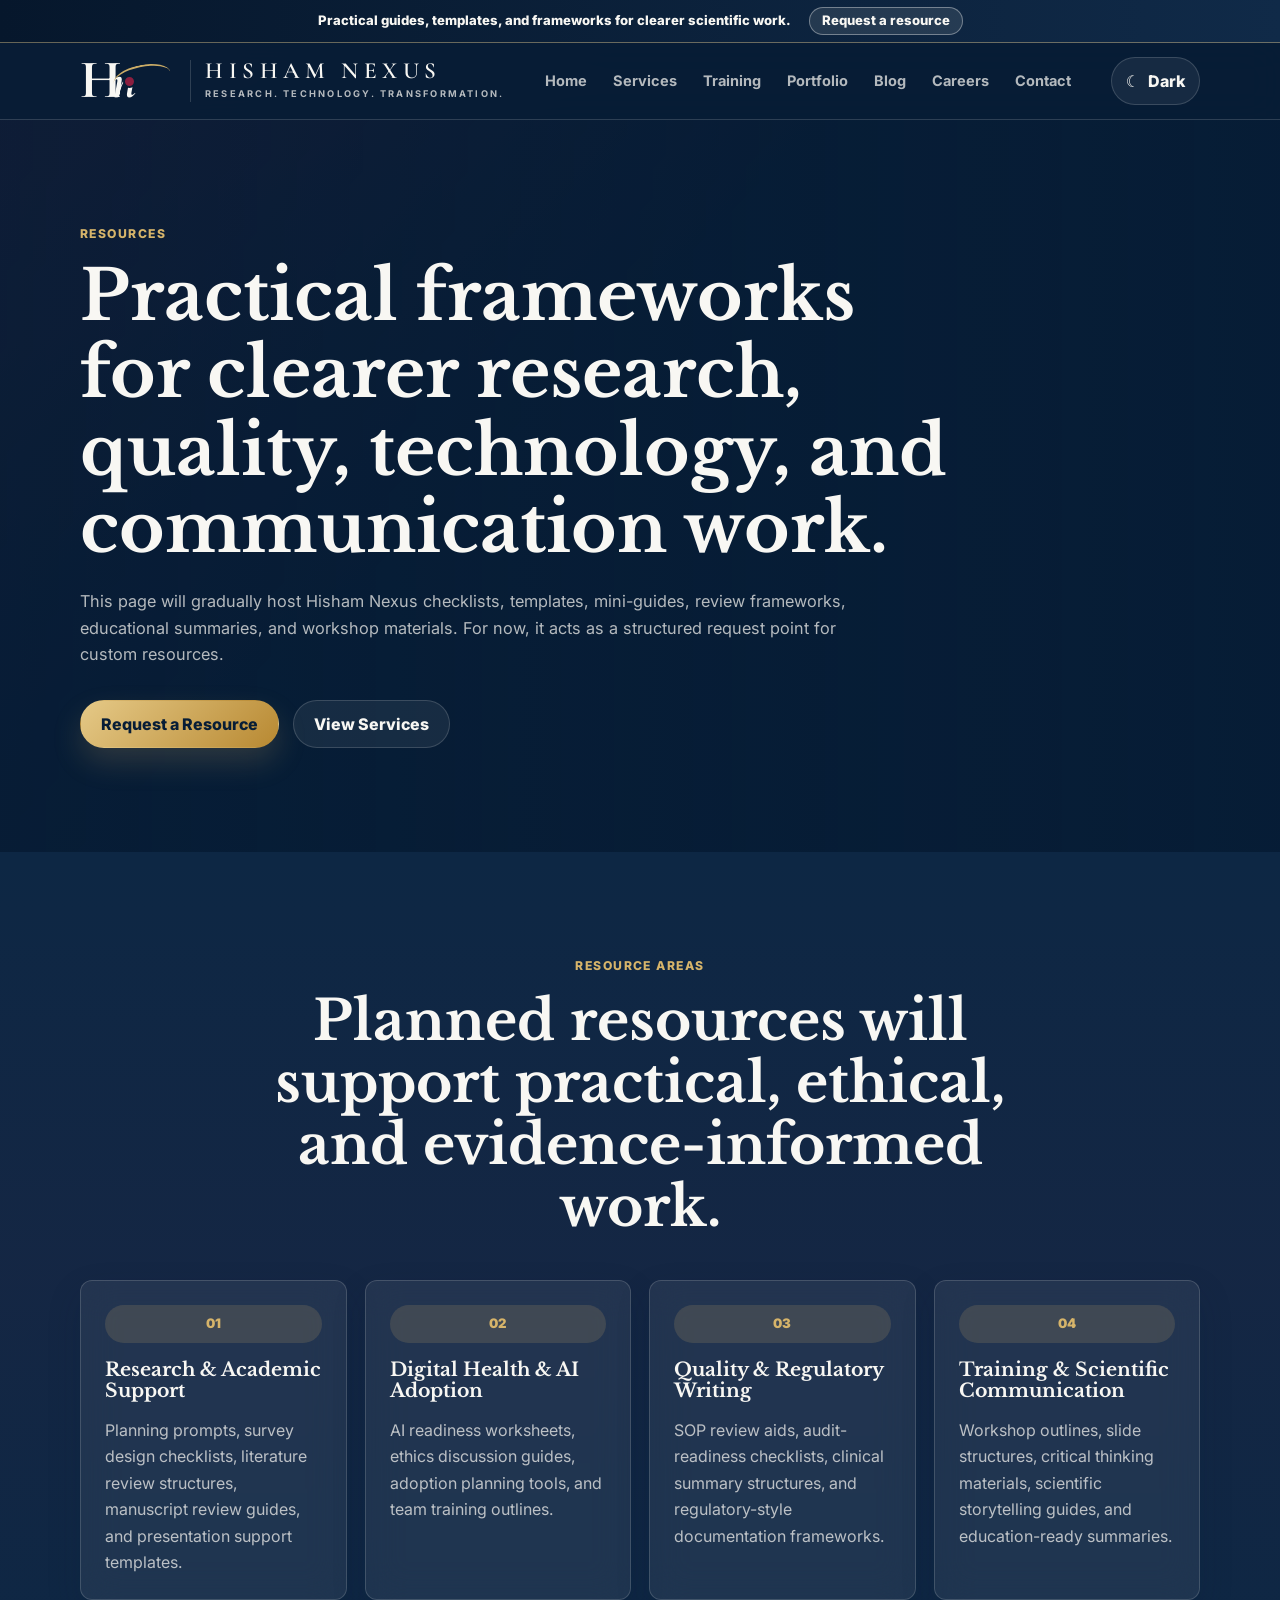
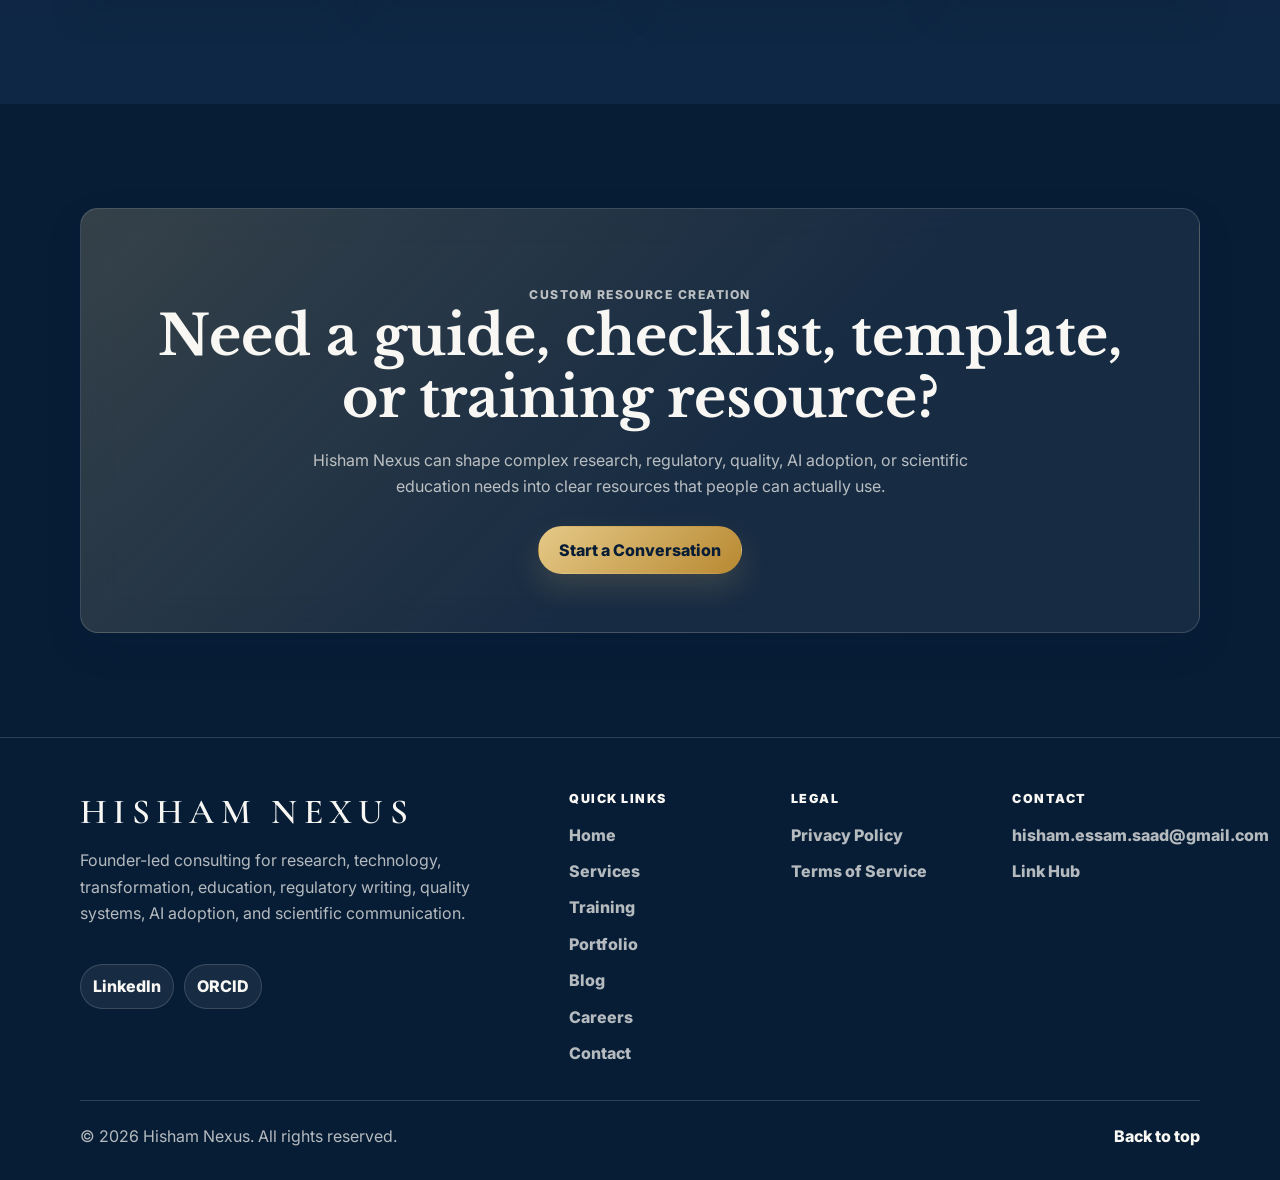
<file: resources.html>
<!DOCTYPE html>

<html data-theme="dark" lang="en">
<head>
<meta charset="utf-8"/>
<meta content="width=device-width, initial-scale=1.0" name="viewport"/>
<meta content="Hisham Nexus resources for research, AI adoption, quality systems, regulatory writing, training, scientific communication, and practical decision support." name="description"/>
<meta content="Hisham Nexus" name="author"/>
<title>Resources | Hisham Nexus</title>
<link href="https://fonts.googleapis.com" rel="preconnect"/>
<link crossorigin="" href="https://fonts.gstatic.com" rel="preconnect"/>
<link href="https://fonts.googleapis.com/css2?family=Cormorant+Garamond:wght@500;600;700&amp;family=Inter:wght@400;500;600;700;800&amp;family=Libre+Baskerville:wght@400;700&amp;display=swap" rel="stylesheet"/>
<link href="css/style.css" rel="stylesheet"/>
</head>
<body>
<a class="skip-link" href="#main">Skip to main content</a>
<div aria-label="Hisham Nexus announcement" class="announcement-bar" role="region">
<div class="container announcement-inner">
<span>Practical guides, templates, and frameworks for clearer scientific work.</span>
<a href="contact.html">Request a resource</a>
</div>
</div>
<header class="site-header" id="top">
<nav aria-label="Resources navigation" class="navbar container">
<a aria-label="Hisham Nexus homepage" class="brand" href="index.html">
<span aria-hidden="true" class="brand-symbol">
<span class="hn-h">H</span><span class="hn-n">n</span><span class="hn-dot"></span>
</span>
<span aria-hidden="true" class="brand-divider"></span>
<span class="brand-copy">
<span class="brand-text">Hisham Nexus</span>
<span class="brand-tagline">Research. Technology. Transformation.</span>
</span>
</a>
<button aria-controls="nav-menu" aria-expanded="false" aria-label="Open navigation menu" class="nav-toggle" type="button">
<span></span>
<span></span>
<span></span>
</button>
<ul class="nav-menu" id="nav-menu">
<li><a href="index.html">Home</a></li>
<li><a href="services.html">Services</a></li>
<li><a href="training.html">Training</a></li>
<li><a href="portfolio.html">Portfolio</a></li>
<li><a href="blog.html">Blog</a></li>
<li><a href="careers.html">Careers</a></li>
<li><a href="contact.html">Contact</a></li>
</ul>
<button aria-label="Switch to light mode" class="theme-toggle" id="theme-toggle" type="button">
<span aria-hidden="true" class="theme-icon">☾</span>
<span class="theme-label">Dark</span>
</button>
</nav>
</header>
<main id="main">
<section aria-labelledby="resources-title" class="hero section resource-hero">
<div class="container">
<div class="section-heading reveal">
<p class="eyebrow">Resources</p>
<h1 id="resources-title">Practical frameworks for clearer research, quality, technology, and communication work.</h1>
<p class="hero-intro">
            This page will gradually host Hisham Nexus checklists, templates, mini-guides, review frameworks, educational summaries, and workshop materials. For now, it acts as a structured request point for custom resources.
          </p>
<div class="hero-actions">
<a class="btn btn-primary" href="contact.html">Request a Resource</a>
<a class="btn btn-secondary" href="services.html">View Services</a>
</div>
</div>
</div>
</section>
<section aria-labelledby="resource-categories-title" class="section section-muted">
<div class="container">
<div class="section-heading centered reveal">
<p class="eyebrow">Resource Areas</p>
<h2 id="resource-categories-title">Planned resources will support practical, ethical, and evidence-informed work.</h2>
</div>
<div class="resource-categories">
<article class="resource-card reveal">
<span>01</span>
<h3>Research &amp; Academic Support</h3>
<p>Planning prompts, survey design checklists, literature review structures, manuscript review guides, and presentation support templates.</p>
</article>
<article class="resource-card reveal">
<span>02</span>
<h3>Digital Health &amp; AI Adoption</h3>
<p>AI readiness worksheets, ethics discussion guides, adoption planning tools, and team training outlines.</p>
</article>
<article class="resource-card reveal">
<span>03</span>
<h3>Quality &amp; Regulatory Writing</h3>
<p>SOP review aids, audit-readiness checklists, clinical summary structures, and regulatory-style documentation frameworks.</p>
</article>
<article class="resource-card reveal">
<span>04</span>
<h3>Training &amp; Scientific Communication</h3>
<p>Workshop outlines, slide structures, critical thinking materials, scientific storytelling guides, and education-ready summaries.</p>
</article>
</div>
</div>
</section>
<section aria-labelledby="resource-support-title" class="section">
<div class="container">
<div class="resource-cta reveal">
<p class="eyebrow">Custom Resource Creation</p>
<h2 id="resource-support-title">Need a guide, checklist, template, or training resource?</h2>
<p>
            Hisham Nexus can shape complex research, regulatory, quality, AI adoption, or scientific education needs into clear resources that people can actually use.
          </p>
<a class="btn btn-primary" href="contact.html">Start a Conversation</a>
</div>
</div>
</section>
</main>
<footer class="site-footer">
<div class="container footer-grid">
<div class="footer-brand">
<h2>Hisham Nexus</h2>
<p>Founder-led consulting for research, technology, transformation, education, regulatory writing, quality systems, AI adoption, and scientific communication.</p>
<div aria-label="Professional links" class="footer-socials">
<a href="https://www.linkedin.com/in/ph-hisham-essam" rel="noopener noreferrer" target="_blank">LinkedIn</a>
<a href="https://orcid.org/0000-0001-6513-2037" rel="me noopener noreferrer" target="orcid.widget">ORCID</a>
</div>
</div>
<div>
<h3>Quick Links</h3>
<a href="index.html">Home</a>
<a href="services.html">Services</a>
<a href="training.html">Training</a>
<a href="portfolio.html">Portfolio</a>
<a href="blog.html">Blog</a>
<a href="careers.html">Careers</a>
<a href="contact.html">Contact</a>
</div>
<div>
<h3>Legal</h3>
<a href="privacy.html">Privacy Policy</a>
<a href="terms.html">Terms of Service</a>
</div>
<div>
<h3>Contact</h3>
<a href="mailto:hisham.essam.saad@gmail.com">hisham.essam.saad@gmail.com</a>
<a href="https://linktr.ee/hisham.essam" rel="me noopener noreferrer" target="_blank">Link Hub</a>
</div>
</div>
<div class="container footer-bottom">
<p>© <span id="year"></span> Hisham Nexus. All rights reserved.</p>
<a aria-label="Back to the top of the page" href="#top">Back to top</a>
</div>
</footer>
<script src="js/script.js"></script>
</body>
</html>
</file>
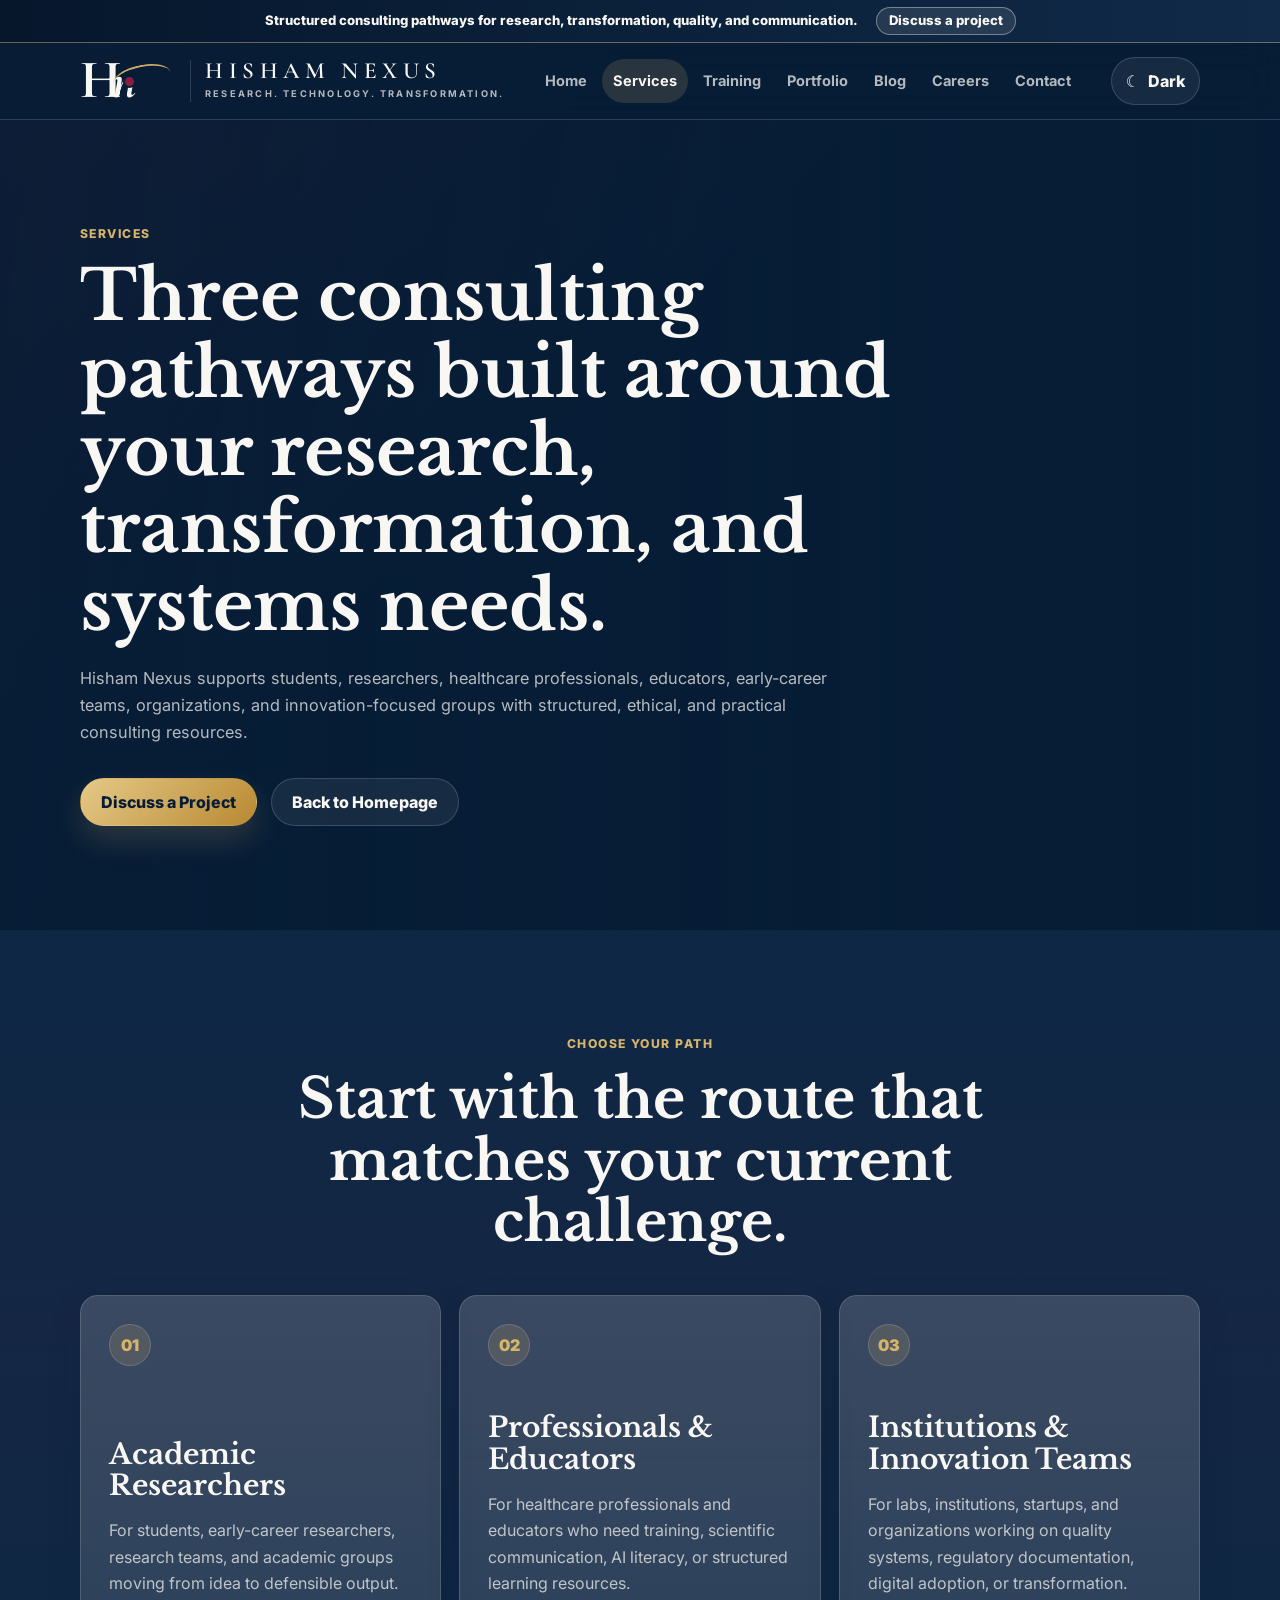
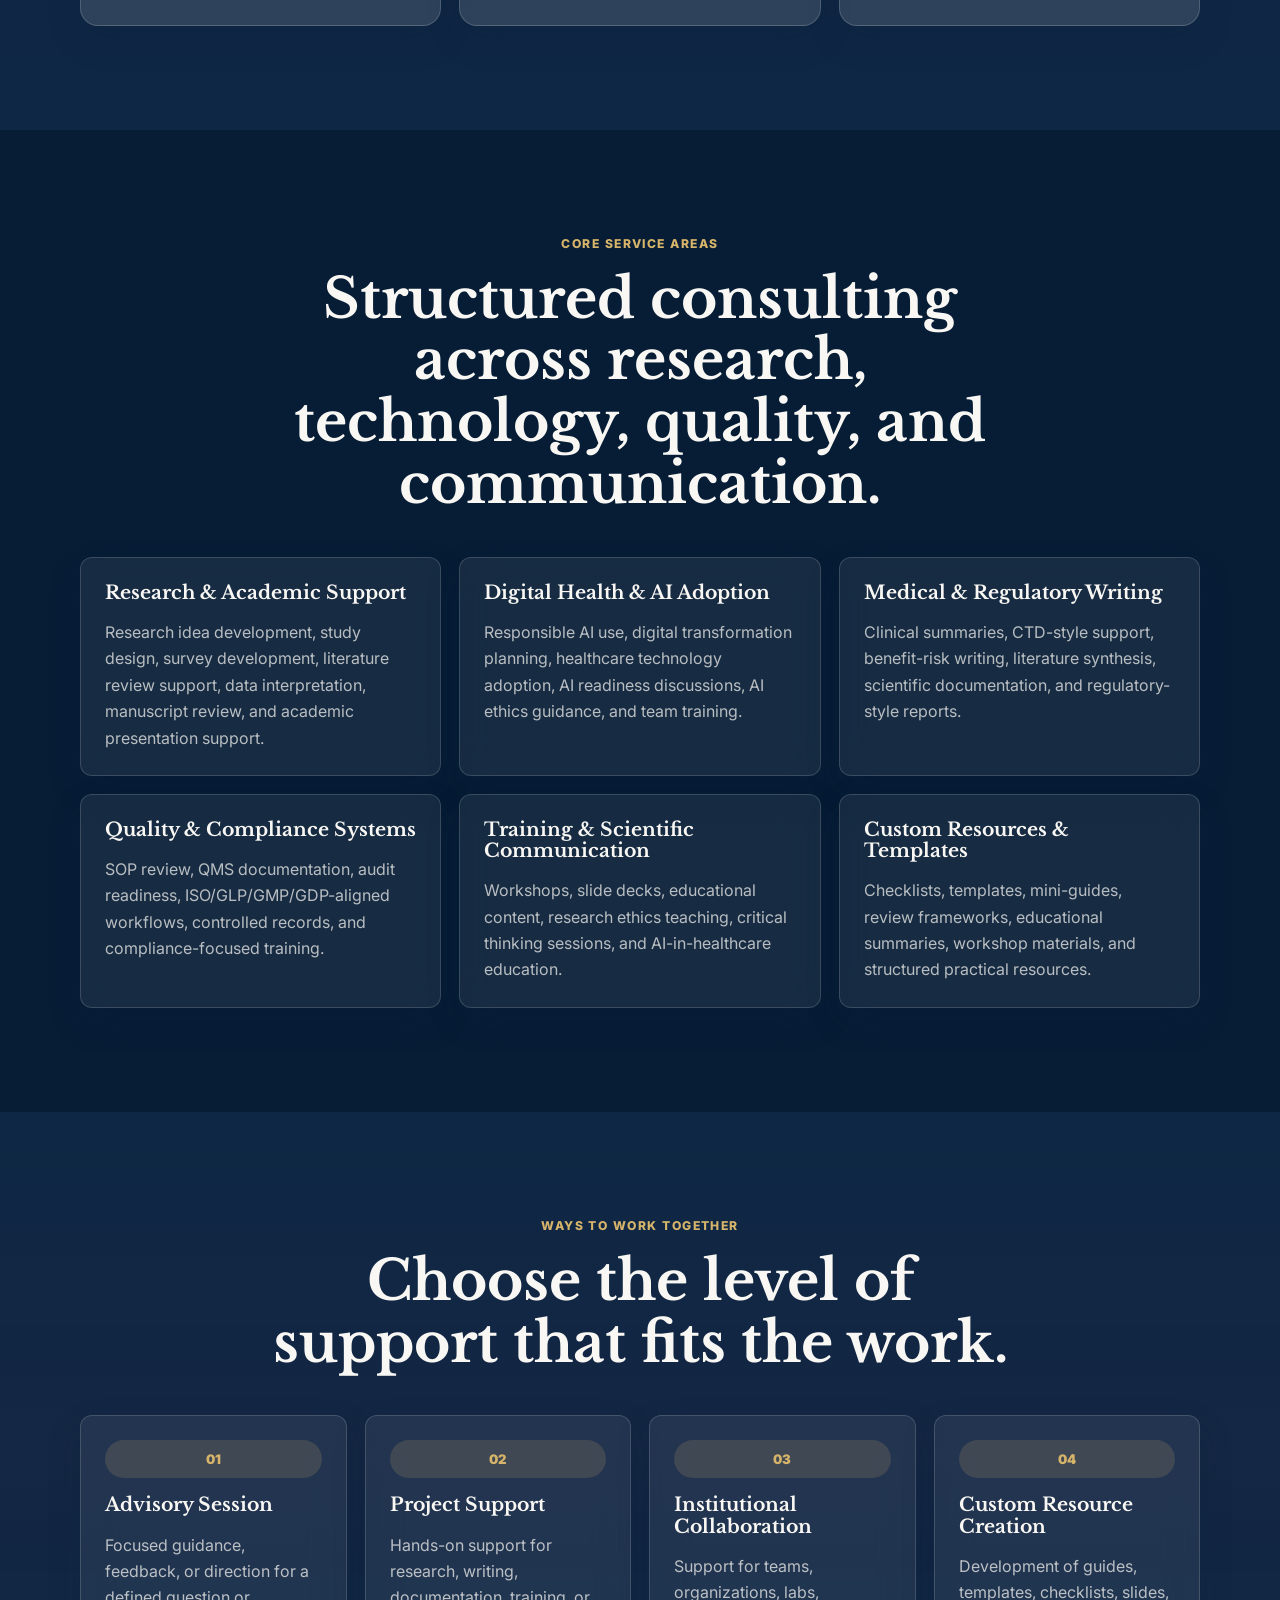
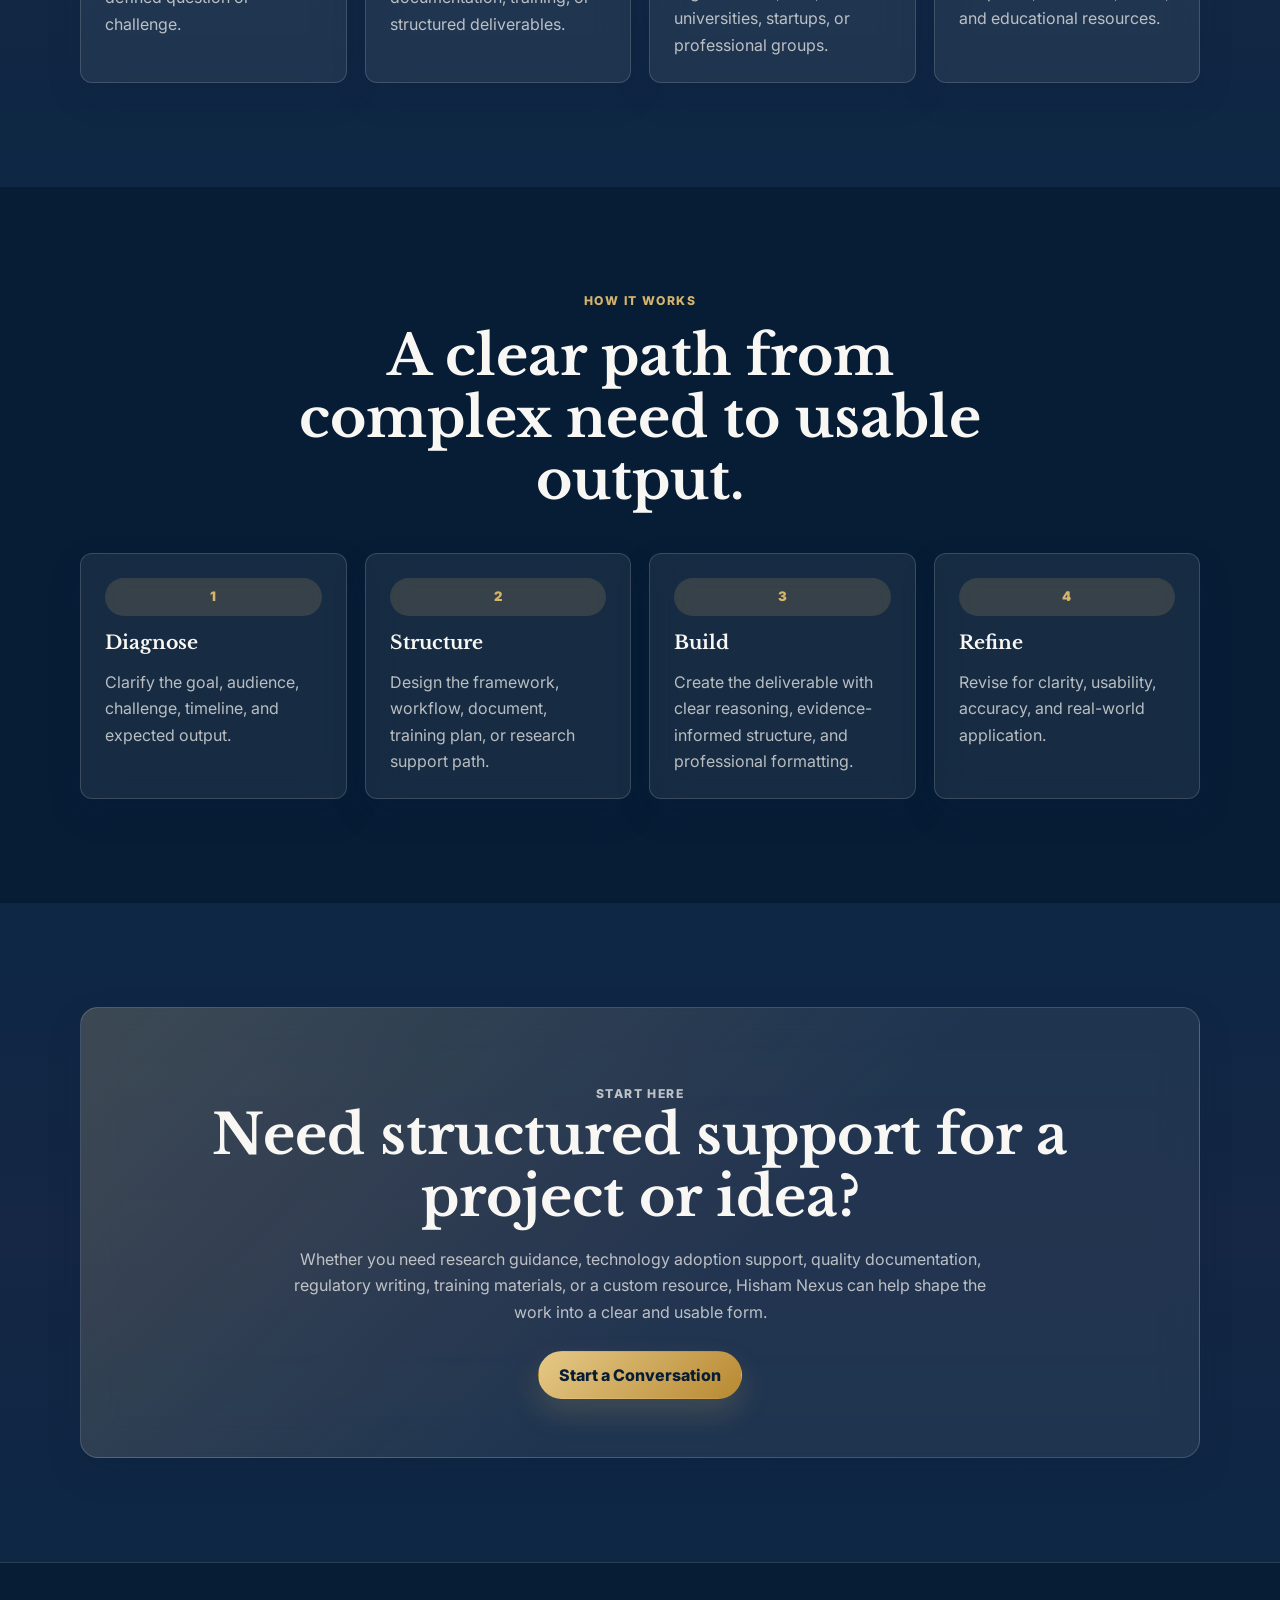
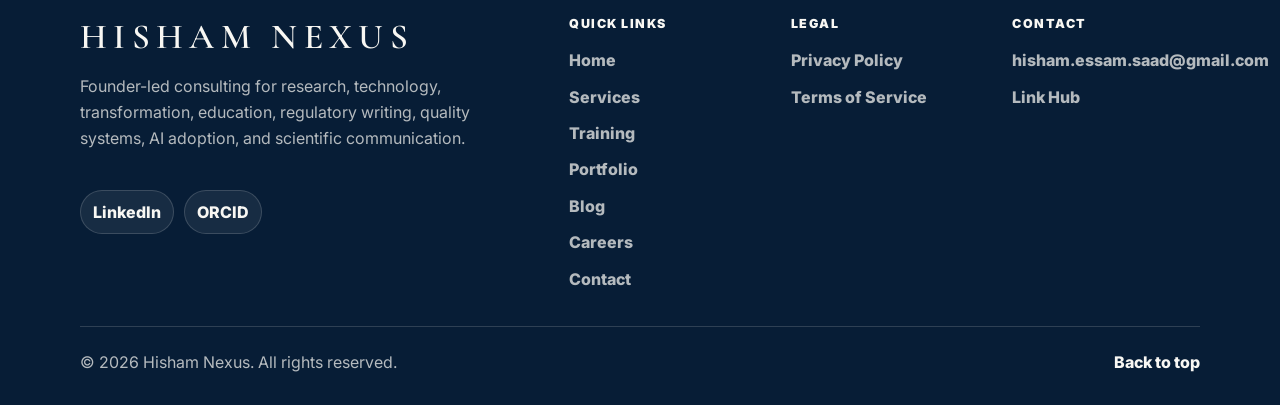
<file: services.html>
<!DOCTYPE html>

<html data-theme="dark" lang="en">
<head>
<meta charset="utf-8"/>
<meta content="width=device-width, initial-scale=1.0" name="viewport"/>
<meta content="Services from Hisham Nexus for research support, digital health and AI adoption, regulatory writing, quality systems, training, scientific communication, and custom resources." name="description"/>
<meta content="Hisham Nexus" name="author"/>
<title>Services | Hisham Nexus</title>
<link href="https://fonts.googleapis.com" rel="preconnect"/>
<link crossorigin="" href="https://fonts.gstatic.com" rel="preconnect"/>
<link href="https://fonts.googleapis.com/css2?family=Cormorant+Garamond:wght@500;600;700&amp;family=Inter:wght@400;500;600;700;800&amp;family=Libre+Baskerville:wght@400;700&amp;display=swap" rel="stylesheet"/>
<link href="css/style.css" rel="stylesheet"/>
</head>
<body>
<a class="skip-link" href="#main">Skip to main content</a>
<div aria-label="Hisham Nexus announcement" class="announcement-bar" role="region">
<div class="container announcement-inner">
<span>Structured consulting pathways for research, transformation, quality, and communication.</span>
<a href="contact.html">Discuss a project</a>
</div>
</div>
<header class="site-header" id="top">
<nav aria-label="Services navigation" class="navbar container">
<a aria-label="Hisham Nexus homepage" class="brand" href="index.html">
<span aria-hidden="true" class="brand-symbol">
<span class="hn-h">H</span><span class="hn-n">n</span><span class="hn-dot"></span>
</span>
<span aria-hidden="true" class="brand-divider"></span>
<span class="brand-copy">
<span class="brand-text">Hisham Nexus</span>
<span class="brand-tagline">Research. Technology. Transformation.</span>
</span>
</a>
<button aria-controls="nav-menu" aria-expanded="false" aria-label="Open navigation menu" class="nav-toggle" type="button">
<span></span>
<span></span>
<span></span>
</button>
<ul class="nav-menu" id="nav-menu">
<li><a href="index.html">Home</a></li>
<li><a class="active" href="services.html">Services</a></li>
<li><a href="training.html">Training</a></li>
<li><a href="portfolio.html">Portfolio</a></li>
<li><a href="blog.html">Blog</a></li>
<li><a href="careers.html">Careers</a></li>
<li><a href="contact.html">Contact</a></li>
</ul>
<button aria-label="Switch to light mode" class="theme-toggle" id="theme-toggle" type="button">
<span aria-hidden="true" class="theme-icon">☾</span>
<span class="theme-label">Dark</span>
</button>
</nav>
</header>
<main id="main">
<section aria-labelledby="services-title" class="hero section resource-hero">
<div class="container">
<div class="section-heading reveal">
<p class="eyebrow">Services</p>
<h1 id="services-title">Three consulting pathways built around your research, transformation, and systems needs.</h1>
<p class="hero-intro">
            Hisham Nexus supports students, researchers, healthcare professionals, educators, early-career teams, organizations, and innovation-focused groups with structured, ethical, and practical consulting resources.
          </p>
<div class="hero-actions">
<a class="btn btn-primary" href="contact.html">Discuss a Project</a>
<a class="btn btn-secondary" href="index.html">Back to Homepage</a>
</div>
</div>
</div>
</section>
<section aria-labelledby="who-title" class="section section-muted">
<div class="container">
<div class="section-heading centered reveal">
<p class="eyebrow">Choose Your Path</p>
<h2 id="who-title">Start with the route that matches your current challenge.</h2>
</div>
<div class="path-grid">
<article class="path-card reveal">
<span>01</span>
<h3>Academic Researchers</h3>
<p>For students, early-career researchers, research teams, and academic groups moving from idea to defensible output.</p>
</article>
<article class="path-card reveal">
<span>02</span>
<h3>Professionals &amp; Educators</h3>
<p>For healthcare professionals and educators who need training, scientific communication, AI literacy, or structured learning resources.</p>
</article>
<article class="path-card reveal">
<span>03</span>
<h3>Institutions &amp; Innovation Teams</h3>
<p>For labs, institutions, startups, and organizations working on quality systems, regulatory documentation, digital adoption, or transformation.</p>
</article>
</div>
</div>
</section>
<section aria-labelledby="core-services-title" class="section">
<div class="container">
<div class="section-heading centered reveal">
<p class="eyebrow">Core Service Areas</p>
<h2 id="core-services-title">Structured consulting across research, technology, quality, and communication.</h2>
</div>
<div class="services-grid six-grid">
<article class="service-card reveal">
<h3>Research &amp; Academic Support</h3>
<p>Research idea development, study design, survey development, literature review support, data interpretation, manuscript review, and academic presentation support.</p>
</article>
<article class="service-card reveal">
<h3>Digital Health &amp; AI Adoption</h3>
<p>Responsible AI use, digital transformation planning, healthcare technology adoption, AI readiness discussions, AI ethics guidance, and team training.</p>
</article>
<article class="service-card reveal">
<h3>Medical &amp; Regulatory Writing</h3>
<p>Clinical summaries, CTD-style support, benefit-risk writing, literature synthesis, scientific documentation, and regulatory-style reports.</p>
</article>
<article class="service-card reveal">
<h3>Quality &amp; Compliance Systems</h3>
<p>SOP review, QMS documentation, audit readiness, ISO/GLP/GMP/GDP-aligned workflows, controlled records, and compliance-focused training.</p>
</article>
<article class="service-card reveal">
<h3>Training &amp; Scientific Communication</h3>
<p>Workshops, slide decks, educational content, research ethics teaching, critical thinking sessions, and AI-in-healthcare education.</p>
</article>
<article class="service-card reveal">
<h3>Custom Resources &amp; Templates</h3>
<p>Checklists, templates, mini-guides, review frameworks, educational summaries, workshop materials, and structured practical resources.</p>
</article>
</div>
</div>
</section>
<section aria-labelledby="ways-title" class="section section-muted">
<div class="container">
<div class="section-heading centered reveal">
<p class="eyebrow">Ways to Work Together</p>
<h2 id="ways-title">Choose the level of support that fits the work.</h2>
</div>
<div class="resource-categories">
<article class="resource-card reveal">
<span>01</span>
<h3>Advisory Session</h3>
<p>Focused guidance, feedback, or direction for a defined question or challenge.</p>
</article>
<article class="resource-card reveal">
<span>02</span>
<h3>Project Support</h3>
<p>Hands-on support for research, writing, documentation, training, or structured deliverables.</p>
</article>
<article class="resource-card reveal">
<span>03</span>
<h3>Institutional Collaboration</h3>
<p>Support for teams, organizations, labs, universities, startups, or professional groups.</p>
</article>
<article class="resource-card reveal">
<span>04</span>
<h3>Custom Resource Creation</h3>
<p>Development of guides, templates, checklists, slides, and educational resources.</p>
</article>
</div>
</div>
</section>
<section aria-labelledby="process-title" class="section">
<div class="container">
<div class="section-heading centered reveal">
<p class="eyebrow">How It Works</p>
<h2 id="process-title">A clear path from complex need to usable output.</h2>
</div>
<div class="resource-categories">
<article class="resource-card reveal">
<span>1</span>
<h3>Diagnose</h3>
<p>Clarify the goal, audience, challenge, timeline, and expected output.</p>
</article>
<article class="resource-card reveal">
<span>2</span>
<h3>Structure</h3>
<p>Design the framework, workflow, document, training plan, or research support path.</p>
</article>
<article class="resource-card reveal">
<span>3</span>
<h3>Build</h3>
<p>Create the deliverable with clear reasoning, evidence-informed structure, and professional formatting.</p>
</article>
<article class="resource-card reveal">
<span>4</span>
<h3>Refine</h3>
<p>Revise for clarity, usability, accuracy, and real-world application.</p>
</article>
</div>
</div>
</section>
<section aria-labelledby="services-cta-title" class="section section-muted">
<div class="container">
<div class="resource-cta reveal">
<p class="eyebrow">Start Here</p>
<h2 id="services-cta-title">Need structured support for a project or idea?</h2>
<p>
            Whether you need research guidance, technology adoption support, quality documentation, regulatory writing, training materials, or a custom resource, Hisham Nexus can help shape the work into a clear and usable form.
          </p>
<a class="btn btn-primary" href="contact.html">Start a Conversation</a>
</div>
</div>
</section>
</main>
<footer class="site-footer">
<div class="container footer-grid">
<div class="footer-brand">
<h2>Hisham Nexus</h2>
<p>Founder-led consulting for research, technology, transformation, education, regulatory writing, quality systems, AI adoption, and scientific communication.</p>
<div aria-label="Professional links" class="footer-socials">
<a href="https://www.linkedin.com/in/ph-hisham-essam" rel="noopener noreferrer" target="_blank">LinkedIn</a>
<a href="https://orcid.org/0000-0001-6513-2037" rel="me noopener noreferrer" target="orcid.widget">ORCID</a>
</div>
</div>
<div>
<h3>Quick Links</h3>
<a href="index.html">Home</a>
<a href="services.html">Services</a>
<a href="training.html">Training</a>
<a href="portfolio.html">Portfolio</a>
<a href="blog.html">Blog</a>
<a href="careers.html">Careers</a>
<a href="contact.html">Contact</a>
</div>
<div>
<h3>Legal</h3>
<a href="privacy.html">Privacy Policy</a>
<a href="terms.html">Terms of Service</a>
</div>
<div>
<h3>Contact</h3>
<a href="mailto:hisham.essam.saad@gmail.com">hisham.essam.saad@gmail.com</a>
<a href="https://linktr.ee/hisham.essam" rel="me noopener noreferrer" target="_blank">Link Hub</a>
</div>
</div>
<div class="container footer-bottom">
<p>© <span id="year"></span> Hisham Nexus. All rights reserved.</p>
<a aria-label="Back to the top of the page" href="#top">Back to top</a>
</div>
</footer>
<script src="js/script.js"></script>
</body>
</html>
</file>
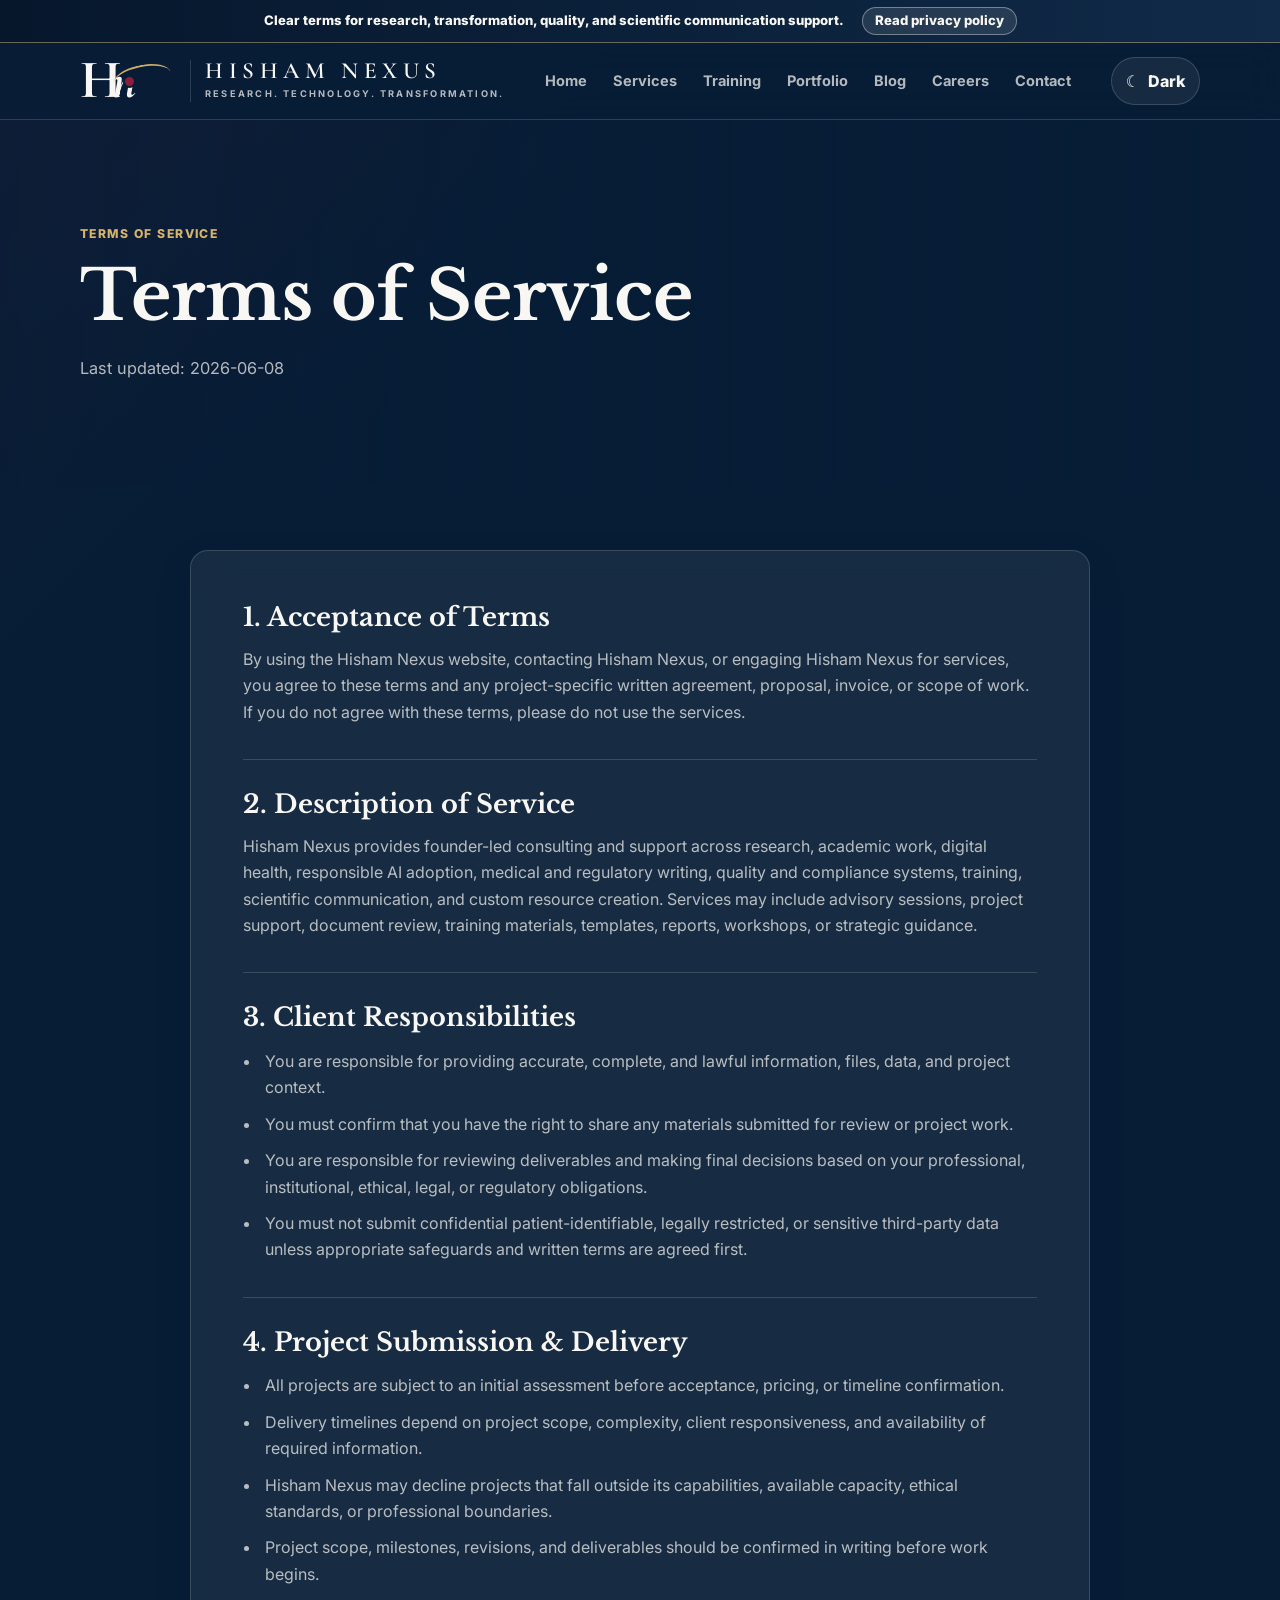
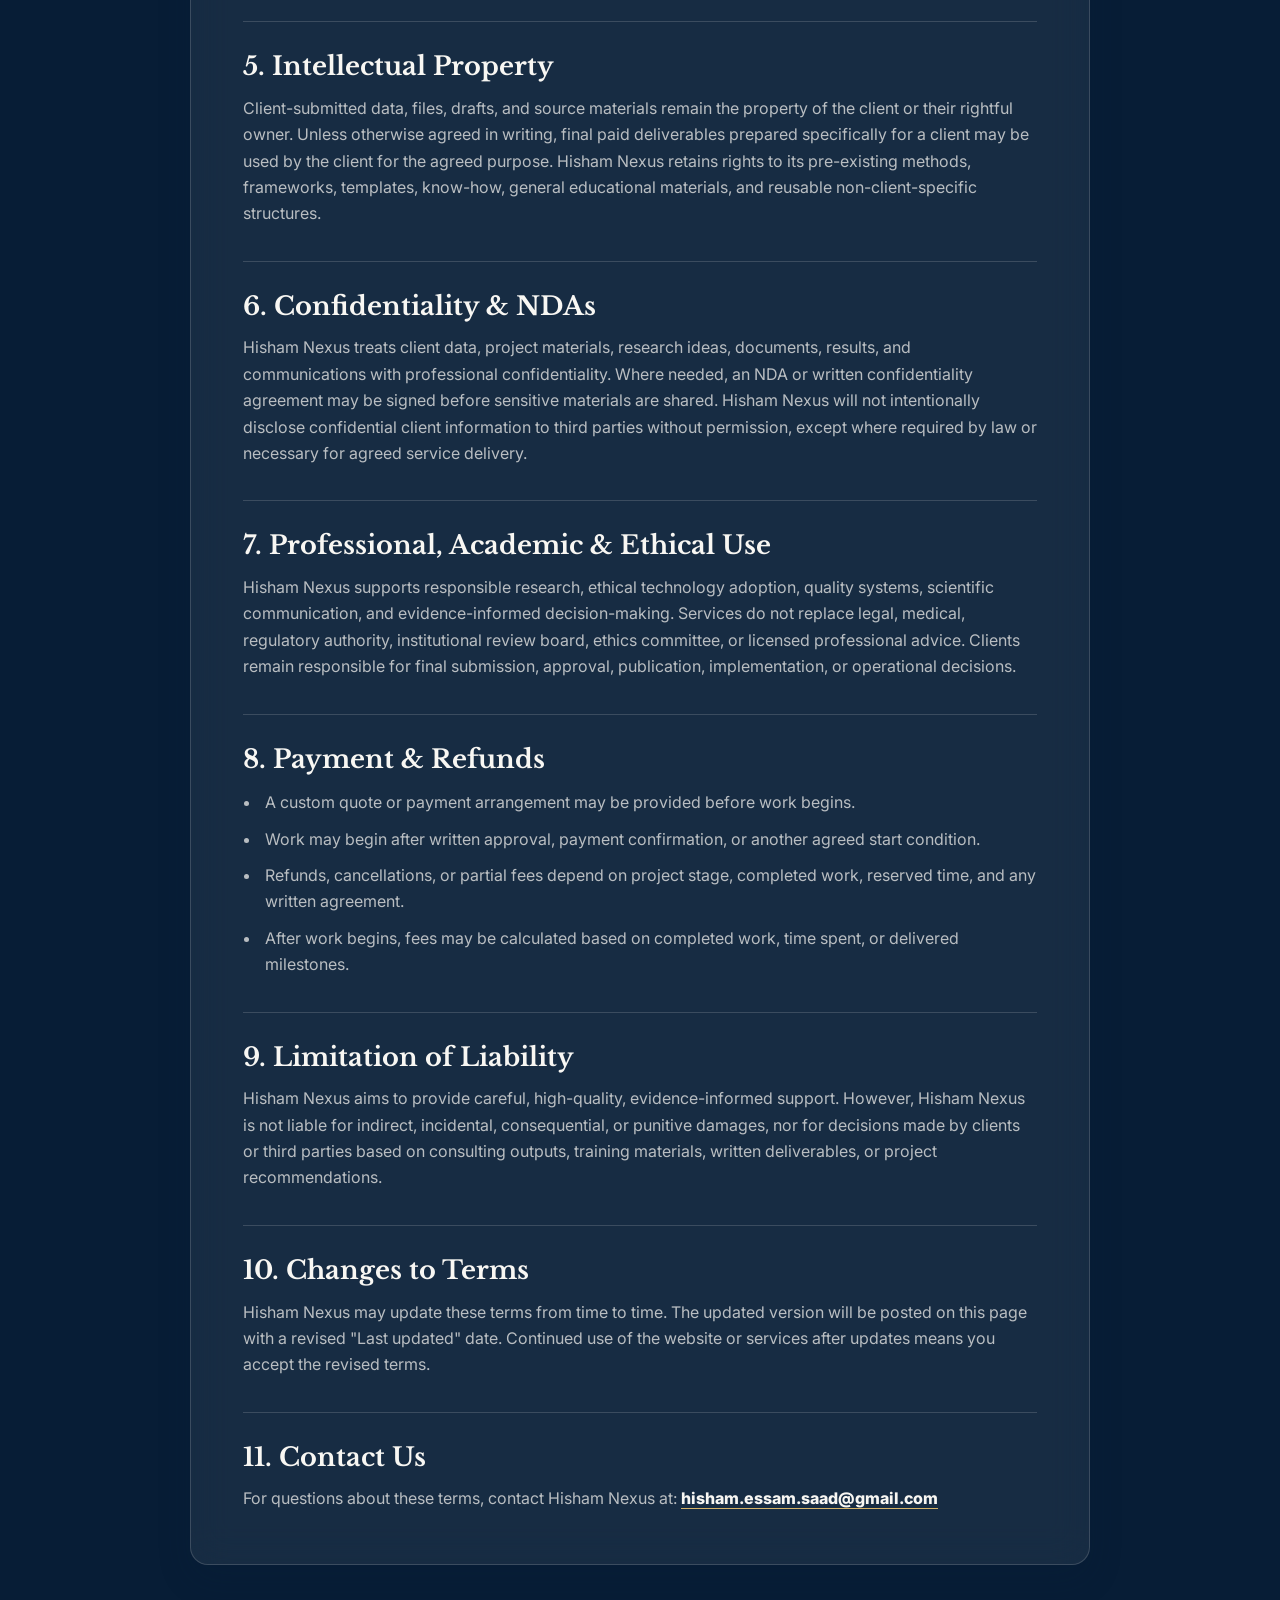
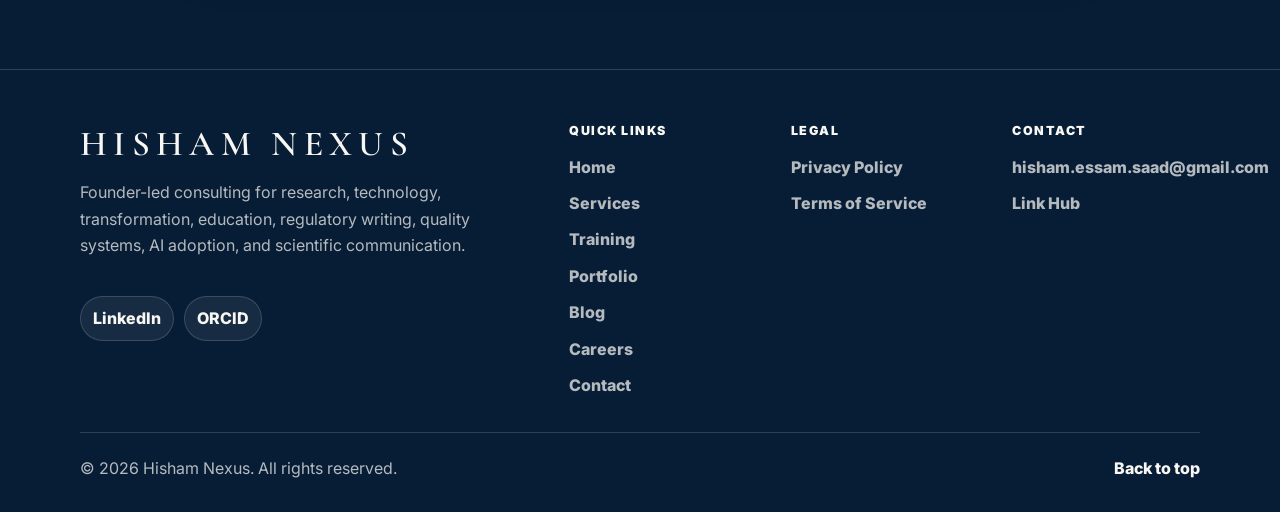
<file: terms.html>
<!DOCTYPE html>

<html data-theme="dark" lang="en">
<head>
<meta charset="utf-8"/>
<meta content="width=device-width, initial-scale=1.0" name="viewport"/>
<meta content="Terms of Service for Hisham Nexus consulting, research support, writing, training, quality, regulatory, digital adoption, and custom resource services." name="description"/>
<meta content="Hisham Nexus" name="author"/>
<title>Terms of Service | Hisham Nexus</title>
<link href="https://fonts.googleapis.com" rel="preconnect"/>
<link crossorigin="" href="https://fonts.gstatic.com" rel="preconnect"/>
<link href="https://fonts.googleapis.com/css2?family=Cormorant+Garamond:wght@500;600;700&amp;family=Inter:wght@400;500;600;700;800&amp;family=Libre+Baskerville:wght@400;700&amp;display=swap" rel="stylesheet"/>
<link href="css/style.css" rel="stylesheet"/>
</head>
<body>
<a class="skip-link" href="#main">Skip to main content</a>
<div aria-label="Hisham Nexus announcement" class="announcement-bar" role="region">
<div class="container announcement-inner">
<span>Clear terms for research, transformation, quality, and scientific communication support.</span>
<a href="privacy.html">Read privacy policy</a>
</div>
</div>
<header class="site-header" id="top">
<nav aria-label="Terms of service navigation" class="navbar container">
<a aria-label="Hisham Nexus homepage" class="brand" href="index.html">
<span aria-hidden="true" class="brand-symbol">
<span class="hn-h">H</span><span class="hn-n">n</span><span class="hn-dot"></span>
</span>
<span aria-hidden="true" class="brand-divider"></span>
<span class="brand-copy">
<span class="brand-text">Hisham Nexus</span>
<span class="brand-tagline">Research. Technology. Transformation.</span>
</span>
</a>
<button aria-controls="nav-menu" aria-expanded="false" aria-label="Open navigation menu" class="nav-toggle" type="button">
<span></span>
<span></span>
<span></span>
</button>
<ul class="nav-menu" id="nav-menu">
<li><a href="index.html">Home</a></li>
<li><a href="services.html">Services</a></li>
<li><a href="training.html">Training</a></li>
<li><a href="portfolio.html">Portfolio</a></li>
<li><a href="blog.html">Blog</a></li>
<li><a href="careers.html">Careers</a></li>
<li><a href="contact.html">Contact</a></li>
</ul>
<button aria-label="Switch to light mode" class="theme-toggle" id="theme-toggle" type="button">
<span aria-hidden="true" class="theme-icon">☾</span>
<span class="theme-label">Dark</span>
</button>
</nav>
</header>
<main id="main">
<section aria-labelledby="terms-title" class="hero section resource-hero legal-hero">
<div class="container">
<div class="section-heading reveal">
<p class="eyebrow">Terms of Service</p>
<h1 id="terms-title">Terms of Service</h1>
<p class="hero-intro">Last updated: 2026-06-08</p>
</div>
</div>
</section>
<section class="section legal-section">
<div class="container legal-content reveal">
<article>
<h2>1. Acceptance of Terms</h2>
<p>By using the Hisham Nexus website, contacting Hisham Nexus, or engaging Hisham Nexus for services, you agree to these terms and any project-specific written agreement, proposal, invoice, or scope of work. If you do not agree with these terms, please do not use the services.</p>
</article>
<article>
<h2>2. Description of Service</h2>
<p>Hisham Nexus provides founder-led consulting and support across research, academic work, digital health, responsible AI adoption, medical and regulatory writing, quality and compliance systems, training, scientific communication, and custom resource creation. Services may include advisory sessions, project support, document review, training materials, templates, reports, workshops, or strategic guidance.</p>
</article>
<article>
<h2>3. Client Responsibilities</h2>
<ul>
<li>You are responsible for providing accurate, complete, and lawful information, files, data, and project context.</li>
<li>You must confirm that you have the right to share any materials submitted for review or project work.</li>
<li>You are responsible for reviewing deliverables and making final decisions based on your professional, institutional, ethical, legal, or regulatory obligations.</li>
<li>You must not submit confidential patient-identifiable, legally restricted, or sensitive third-party data unless appropriate safeguards and written terms are agreed first.</li>
</ul>
</article>
<article>
<h2>4. Project Submission &amp; Delivery</h2>
<ul>
<li>All projects are subject to an initial assessment before acceptance, pricing, or timeline confirmation.</li>
<li>Delivery timelines depend on project scope, complexity, client responsiveness, and availability of required information.</li>
<li>Hisham Nexus may decline projects that fall outside its capabilities, available capacity, ethical standards, or professional boundaries.</li>
<li>Project scope, milestones, revisions, and deliverables should be confirmed in writing before work begins.</li>
</ul>
</article>
<article>
<h2>5. Intellectual Property</h2>
<p>Client-submitted data, files, drafts, and source materials remain the property of the client or their rightful owner. Unless otherwise agreed in writing, final paid deliverables prepared specifically for a client may be used by the client for the agreed purpose. Hisham Nexus retains rights to its pre-existing methods, frameworks, templates, know-how, general educational materials, and reusable non-client-specific structures.</p>
</article>
<article>
<h2>6. Confidentiality &amp; NDAs</h2>
<p>Hisham Nexus treats client data, project materials, research ideas, documents, results, and communications with professional confidentiality. Where needed, an NDA or written confidentiality agreement may be signed before sensitive materials are shared. Hisham Nexus will not intentionally disclose confidential client information to third parties without permission, except where required by law or necessary for agreed service delivery.</p>
</article>
<article>
<h2>7. Professional, Academic &amp; Ethical Use</h2>
<p>Hisham Nexus supports responsible research, ethical technology adoption, quality systems, scientific communication, and evidence-informed decision-making. Services do not replace legal, medical, regulatory authority, institutional review board, ethics committee, or licensed professional advice. Clients remain responsible for final submission, approval, publication, implementation, or operational decisions.</p>
</article>
<article>
<h2>8. Payment &amp; Refunds</h2>
<ul>
<li>A custom quote or payment arrangement may be provided before work begins.</li>
<li>Work may begin after written approval, payment confirmation, or another agreed start condition.</li>
<li>Refunds, cancellations, or partial fees depend on project stage, completed work, reserved time, and any written agreement.</li>
<li>After work begins, fees may be calculated based on completed work, time spent, or delivered milestones.</li>
</ul>
</article>
<article>
<h2>9. Limitation of Liability</h2>
<p>Hisham Nexus aims to provide careful, high-quality, evidence-informed support. However, Hisham Nexus is not liable for indirect, incidental, consequential, or punitive damages, nor for decisions made by clients or third parties based on consulting outputs, training materials, written deliverables, or project recommendations.</p>
</article>
<article>
<h2>10. Changes to Terms</h2>
<p>Hisham Nexus may update these terms from time to time. The updated version will be posted on this page with a revised "Last updated" date. Continued use of the website or services after updates means you accept the revised terms.</p>
</article>
<article>
<h2>11. Contact Us</h2>
<p>For questions about these terms, contact Hisham Nexus at: <a href="mailto:hisham.essam.saad@gmail.com">hisham.essam.saad@gmail.com</a></p>
</article>
</div>
</section>
</main>
<footer class="site-footer">
<div class="container footer-grid">
<div class="footer-brand">
<h2>Hisham Nexus</h2>
<p>Founder-led consulting for research, technology, transformation, education, regulatory writing, quality systems, AI adoption, and scientific communication.</p>
<div aria-label="Professional links" class="footer-socials">
<a href="https://www.linkedin.com/in/ph-hisham-essam" rel="noopener noreferrer" target="_blank">LinkedIn</a>
<a href="https://orcid.org/0000-0001-6513-2037" rel="me noopener noreferrer" target="orcid.widget">ORCID</a>
</div>
</div>
<div>
<h3>Quick Links</h3>
<a href="index.html">Home</a>
<a href="services.html">Services</a>
<a href="training.html">Training</a>
<a href="portfolio.html">Portfolio</a>
<a href="blog.html">Blog</a>
<a href="careers.html">Careers</a>
<a href="contact.html">Contact</a>
</div>
<div>
<h3>Legal</h3>
<a href="privacy.html">Privacy Policy</a>
<a href="terms.html">Terms of Service</a>
</div>
<div>
<h3>Contact</h3>
<a href="mailto:hisham.essam.saad@gmail.com">hisham.essam.saad@gmail.com</a>
<a href="https://linktr.ee/hisham.essam" rel="me noopener noreferrer" target="_blank">Link Hub</a>
</div>
</div>
<div class="container footer-bottom">
<p>© <span id="year"></span> Hisham Nexus. All rights reserved.</p>
<a aria-label="Back to the top of the page" href="#top">Back to top</a>
</div>
</footer>
<script src="js/script.js"></script>
</body>
</html>
</file>
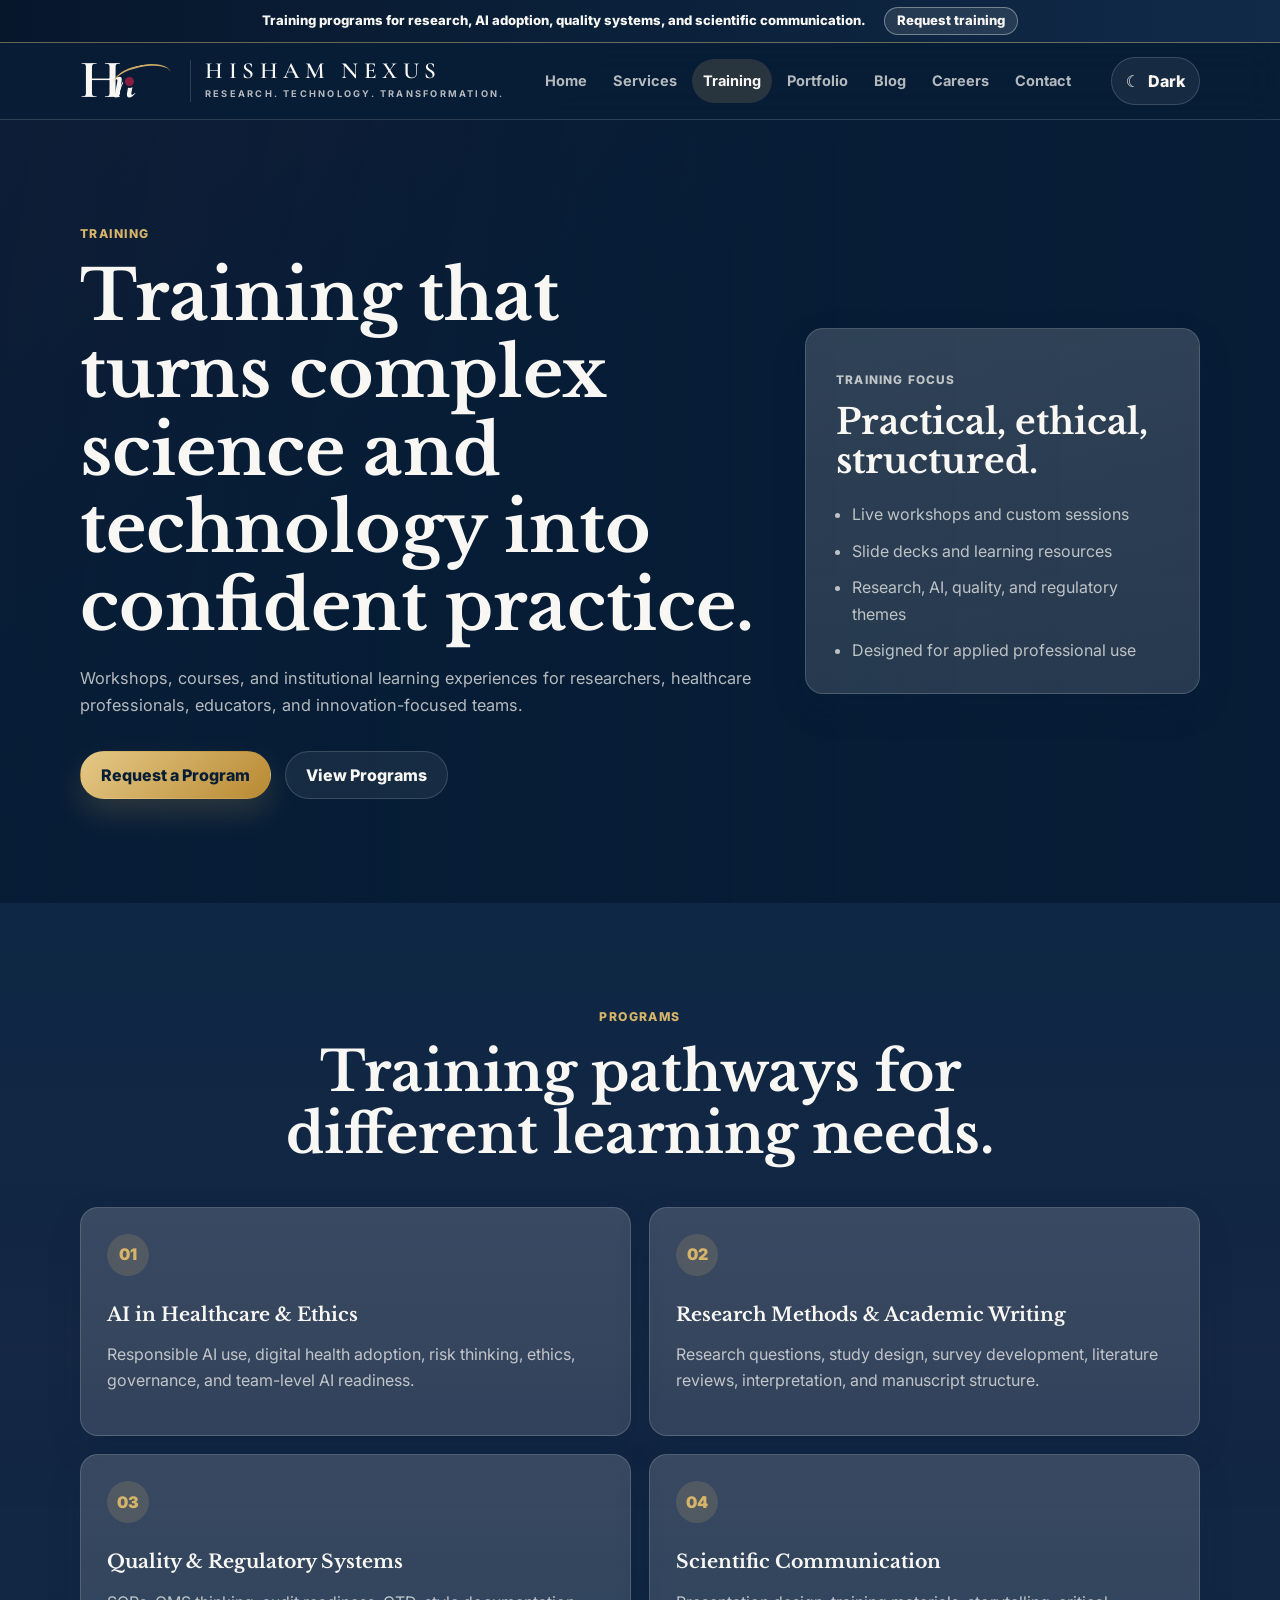
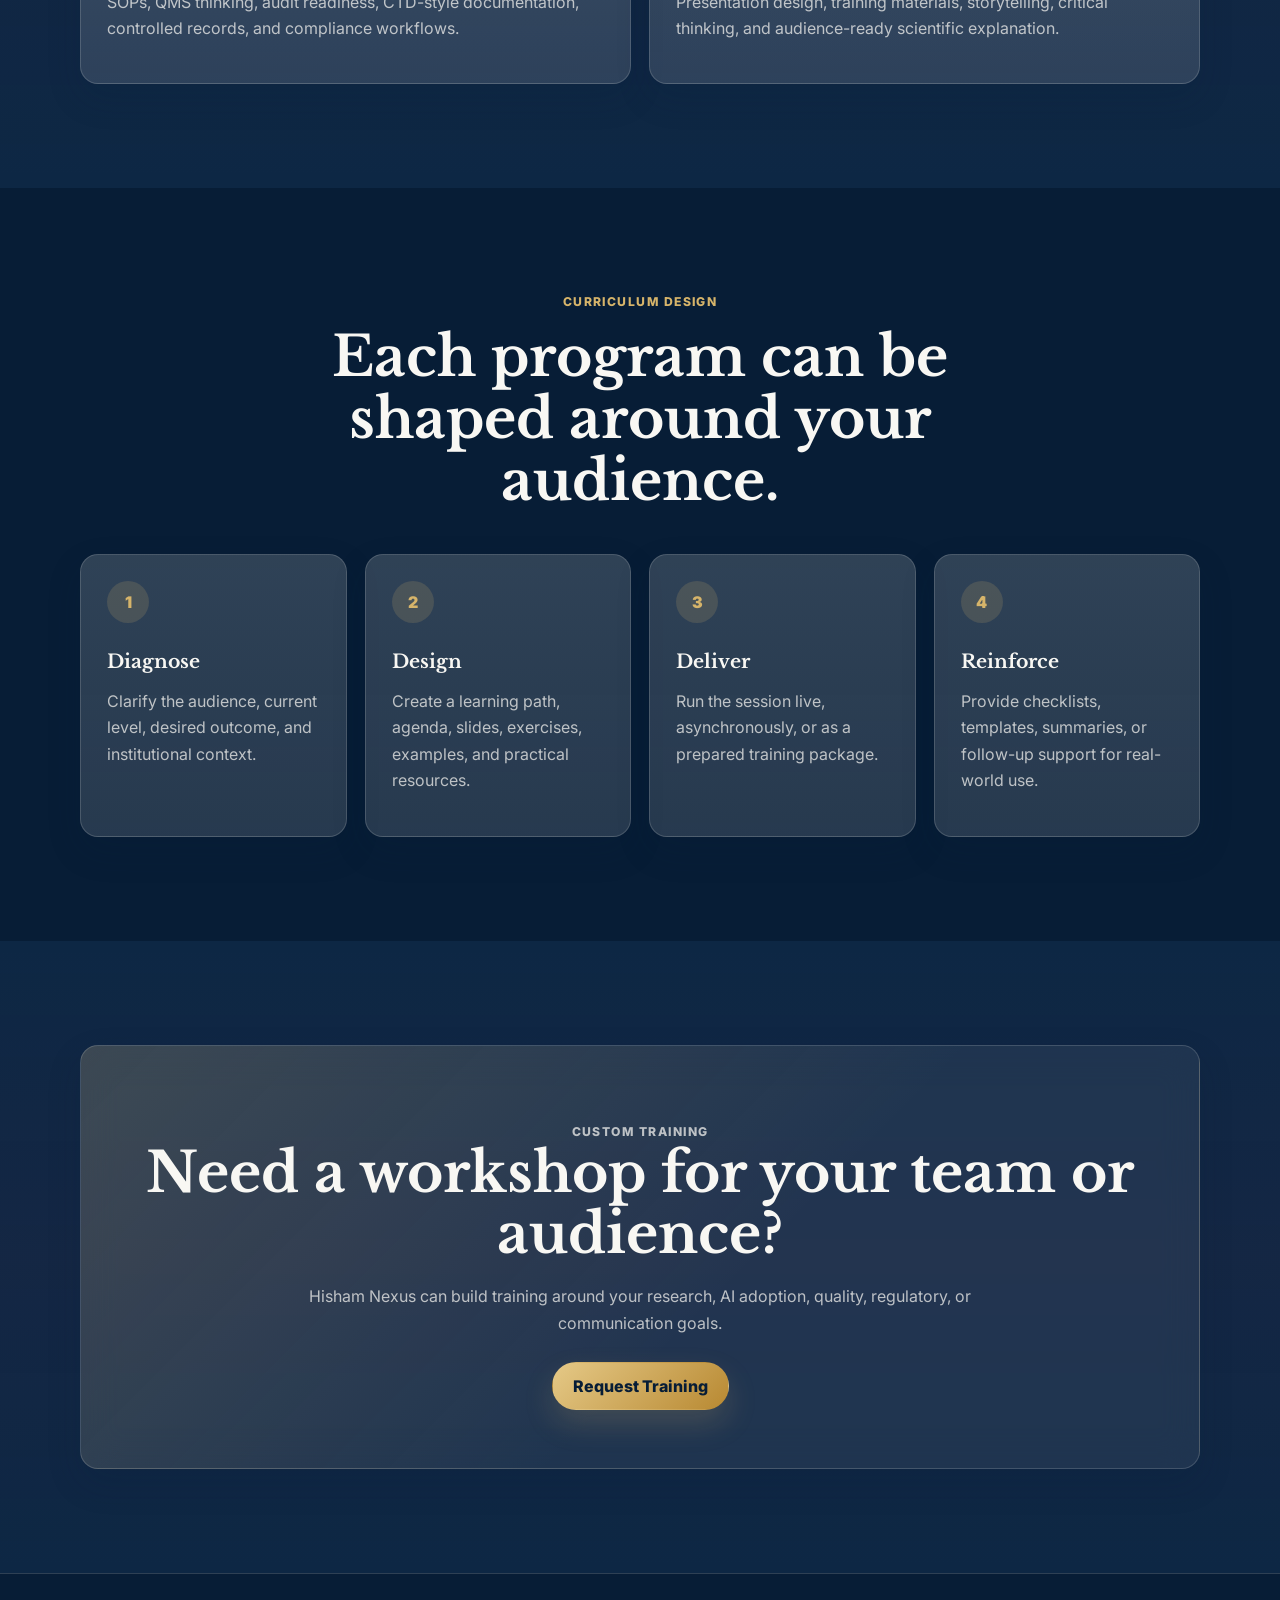
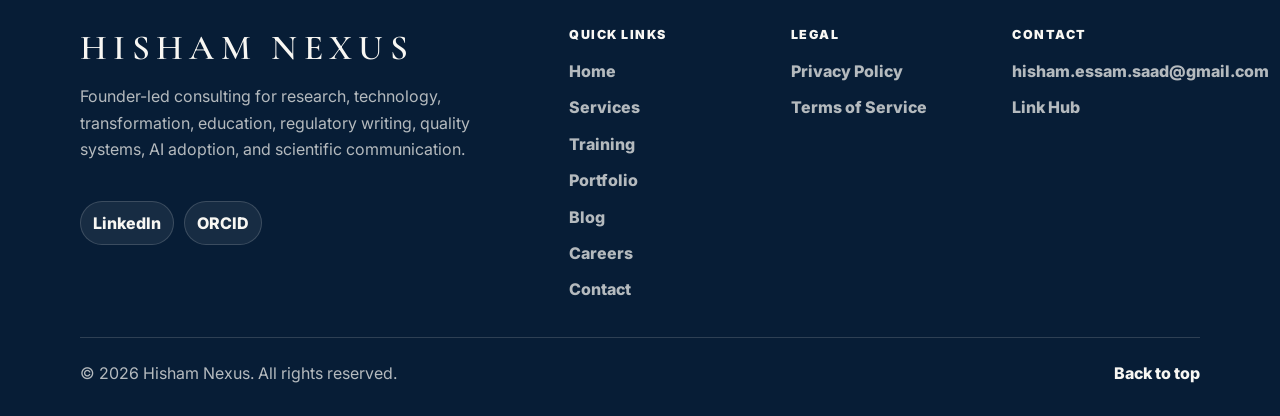
<file: training.html>
<!DOCTYPE html>

<html data-theme="dark" lang="en">
<head>
<meta charset="utf-8"/>
<meta content="width=device-width, initial-scale=1.0" name="viewport"/>
<meta content="Hisham Nexus training programs and workshops for research, AI adoption, scientific communication, quality systems, and regulatory thinking." name="description"/>
<meta content="Hisham Nexus" name="author"/>
<title>Training | Hisham Nexus</title>
<link href="https://fonts.googleapis.com" rel="preconnect"/>
<link crossorigin="" href="https://fonts.gstatic.com" rel="preconnect"/>
<link href="https://fonts.googleapis.com/css2?family=Cormorant+Garamond:wght@500;600;700&amp;family=Inter:wght@400;500;600;700;800&amp;family=Libre+Baskerville:wght@400;700&amp;display=swap" rel="stylesheet"/>
<link href="css/style.css" rel="stylesheet"/>
</head>
<body>
<a class="skip-link" href="#main">Skip to main content</a>
<div aria-label="Hisham Nexus announcement" class="announcement-bar" role="region">
<div class="container announcement-inner">
<span>Training programs for research, AI adoption, quality systems, and scientific communication.</span>
<a href="contact.html">Request training</a>
</div>
</div>
<header class="site-header" id="top">
<nav aria-label="Training navigation" class="navbar container">
<a aria-label="Hisham Nexus homepage" class="brand" href="index.html">
<span aria-hidden="true" class="brand-symbol">
<span class="hn-h">H</span><span class="hn-n">n</span><span class="hn-dot"></span>
</span>
<span aria-hidden="true" class="brand-divider"></span>
<span class="brand-copy">
<span class="brand-text">Hisham Nexus</span>
<span class="brand-tagline">Research. Technology. Transformation.</span>
</span>
</a>
<button aria-controls="nav-menu" aria-expanded="false" aria-label="Open navigation menu" class="nav-toggle" type="button"><span></span><span></span><span></span></button>
<ul class="nav-menu" id="nav-menu">
<li><a href="index.html">Home</a></li>
<li><a href="services.html">Services</a></li>
<li><a class="active" href="training.html">Training</a></li>
<li><a href="portfolio.html">Portfolio</a></li>
<li><a href="blog.html">Blog</a></li>
<li><a href="careers.html">Careers</a></li>
<li><a href="contact.html">Contact</a></li>
</ul>
<button aria-label="Switch to light mode" class="theme-toggle" id="theme-toggle" type="button"><span aria-hidden="true" class="theme-icon">☾</span><span class="theme-label">Dark</span></button>
</nav>
</header>
<main id="main">
<section aria-labelledby="training-title" class="hero section resource-hero">
<div class="container page-hero-grid">
<div class="section-heading reveal">
<p class="eyebrow">Training</p>
<h1 id="training-title">Training that turns complex science and technology into confident practice.</h1>
<p class="hero-intro">Workshops, courses, and institutional learning experiences for researchers, healthcare professionals, educators, and innovation-focused teams.</p>
<div class="hero-actions">
<a class="btn btn-primary" href="contact.html">Request a Program</a>
<a class="btn btn-secondary" href="#programs">View Programs</a>
</div>
</div>
<aside aria-label="Training summary" class="summary-panel reveal">
<p class="card-kicker">Training Focus</p>
<h2>Practical, ethical, structured.</h2>
<ul>
<li>Live workshops and custom sessions</li>
<li>Slide decks and learning resources</li>
<li>Research, AI, quality, and regulatory themes</li>
<li>Designed for applied professional use</li>
</ul>
</aside>
</div>
</section>
<section aria-labelledby="programs-title" class="section section-muted" id="programs">
<div class="container">
<div class="section-heading centered reveal">
<p class="eyebrow">Programs</p>
<h2 id="programs-title">Training pathways for different learning needs.</h2>
</div>
<div class="service-list-grid">
<article class="service-detail-card reveal">
<span>01</span>
<h3>AI in Healthcare &amp; Ethics</h3>
<p>Responsible AI use, digital health adoption, risk thinking, ethics, governance, and team-level AI readiness.</p>
</article>
<article class="service-detail-card reveal">
<span>02</span>
<h3>Research Methods &amp; Academic Writing</h3>
<p>Research questions, study design, survey development, literature reviews, interpretation, and manuscript structure.</p>
</article>
<article class="service-detail-card reveal">
<span>03</span>
<h3>Quality &amp; Regulatory Systems</h3>
<p>SOPs, QMS thinking, audit readiness, CTD-style documentation, controlled records, and compliance workflows.</p>
</article>
<article class="service-detail-card reveal">
<span>04</span>
<h3>Scientific Communication</h3>
<p>Presentation design, training materials, storytelling, critical thinking, and audience-ready scientific explanation.</p>
</article>
</div>
</div>
</section>
<section aria-labelledby="curriculum-title" class="section">
<div class="container">
<div class="section-heading centered reveal">
<p class="eyebrow">Curriculum Design</p>
<h2 id="curriculum-title">Each program can be shaped around your audience.</h2>
</div>
<div class="timeline-grid">
<article class="timeline-card reveal"><span>1</span><h3>Diagnose</h3><p>Clarify the audience, current level, desired outcome, and institutional context.</p></article>
<article class="timeline-card reveal"><span>2</span><h3>Design</h3><p>Create a learning path, agenda, slides, exercises, examples, and practical resources.</p></article>
<article class="timeline-card reveal"><span>3</span><h3>Deliver</h3><p>Run the session live, asynchronously, or as a prepared training package.</p></article>
<article class="timeline-card reveal"><span>4</span><h3>Reinforce</h3><p>Provide checklists, templates, summaries, or follow-up support for real-world use.</p></article>
</div>
</div>
</section>
<section aria-labelledby="training-cta-title" class="section section-muted">
<div class="container">
<div class="resource-cta reveal">
<p class="eyebrow">Custom Training</p>
<h2 id="training-cta-title">Need a workshop for your team or audience?</h2>
<p>Hisham Nexus can build training around your research, AI adoption, quality, regulatory, or communication goals.</p>
<a class="btn btn-primary" href="contact.html">Request Training</a>
</div>
</div>
</section>
</main>
<footer class="site-footer">
<div class="container footer-grid">
<div class="footer-brand"><h2>Hisham Nexus</h2><p>Founder-led consulting for research, technology, transformation, education, regulatory writing, quality systems, AI adoption, and scientific communication.</p><div aria-label="Professional links" class="footer-socials"><a href="https://www.linkedin.com/in/ph-hisham-essam" rel="noopener noreferrer" target="_blank">LinkedIn</a><a href="https://orcid.org/0000-0001-6513-2037" rel="me noopener noreferrer" target="orcid.widget">ORCID</a></div></div>
<div><h3>Quick Links</h3><a href="index.html">Home</a><a href="services.html">Services</a><a href="training.html">Training</a><a href="portfolio.html">Portfolio</a><a href="blog.html">Blog</a><a href="careers.html">Careers</a><a href="contact.html">Contact</a></div>
<div><h3>Legal</h3><a href="privacy.html">Privacy Policy</a><a href="terms.html">Terms of Service</a></div>
<div><h3>Contact</h3><a href="mailto:hisham.essam.saad@gmail.com">hisham.essam.saad@gmail.com</a><a href="https://linktr.ee/hisham.essam" rel="me noopener noreferrer" target="_blank">Link Hub</a></div>
</div>
<div class="container footer-bottom"><p>© <span id="year"></span> Hisham Nexus. All rights reserved.</p><a aria-label="Back to the top of the page" href="#top">Back to top</a></div>
</footer>
<script src="js/script.js"></script>
</body>
</html>
</file>
<file: css/style.css>
:root {
  --font-body: "Inter", system-ui, -apple-system, BlinkMacSystemFont, "Segoe UI", sans-serif;
  --font-heading: "Libre Baskerville", Georgia, "Times New Roman", serif;
  --font-logo: "Cormorant Garamond", Georgia, "Times New Roman", serif;
  --container: 1120px;
  --radius-sm: 8px;
  --radius-md: 12px;
  --radius-lg: 18px;
  --navy: #071d36;
  --burgundy: #8b1e3f;
  --gold-accent: #d6b46a;
  --ivory: #f4f1ea;
  --ink: #111827;
  --dark-text: #f8f7f3;
  --shadow-soft: 0 22px 60px rgba(7, 29, 54, 0.22);
  --shadow-card: 0 14px 34px rgba(7, 29, 54, 0.16);
  --transition: 220ms ease;
}

html[data-theme="dark"] {
  --bg: #071d36;
  --bg-muted: #0d2744;
  --surface: rgba(248, 247, 243, 0.065);
  --surface-strong: rgba(248, 247, 243, 0.11);
  --text: #f8f7f3;
  --text-muted: rgba(248, 247, 243, 0.72);
  --border: rgba(248, 247, 243, 0.16);
  --accent: #d6b46a;
  --accent-strong: #b88932;
  --accent-soft: rgba(214, 180, 106, 0.16);
  --gold: #e5c987;
  --nav-bg: rgba(7, 29, 54, 0.86);
  --menu-bg: #071d36;
  --input-bg: rgba(248, 247, 243, 0.08);
  --button-text: #f8f7f3;
}

html[data-theme="light"] {
  --bg: #f4f1ea;
  --bg-muted: #ebe5da;
  --surface: rgba(255, 255, 255, 0.7);
  --surface-strong: #fffaf0;
  --text: #111827;
  --text-muted: #4b5563;
  --border: rgba(7, 29, 54, 0.14);
  --accent: #9b6f24;
  --accent-strong: #071d36;
  --accent-soft: rgba(155, 111, 36, 0.12);
  --gold: #8b1e3f;
  --nav-bg: rgba(244, 241, 234, 0.88);
  --menu-bg: #f8f7f3;
  --input-bg: rgba(255, 255, 255, 0.86);
  --button-text: #f8f7f3;
}

* {
  box-sizing: border-box;
}

html {
  scroll-behavior: smooth;
  scroll-padding-top: 86px;
}

body {
  margin: 0;
  min-width: 320px;
  overflow-x: hidden;
  font-family: var(--font-body);
  color: var(--text);
  background:
    linear-gradient(135deg, rgba(139, 30, 63, 0.1), transparent 30rem),
    linear-gradient(180deg, var(--bg), var(--bg));
  line-height: 1.65;
  transition: background var(--transition), color var(--transition);
}

body.nav-open {
  overflow: hidden;
}

img,
svg {
  max-width: 100%;
  display: block;
}

a {
  color: inherit;
  text-decoration: none;
}

ul {
  margin: 0;
  padding: 0;
}

li {
  list-style: none;
}

button,
input,
textarea {
  font: inherit;
}

button {
  cursor: pointer;
}

.container {
  width: min(100% - 32px, var(--container));
  margin-inline: auto;
}

.section {
  padding: 104px 0;
}

.section-muted {
  background:
    linear-gradient(180deg, transparent, rgba(139, 30, 63, 0.06), transparent),
    var(--bg-muted);
}

.skip-link {
  position: absolute;
  top: -100px;
  left: 16px;
  z-index: 999;
  padding: 10px 14px;
  border-radius: var(--radius-sm);
  background: var(--burgundy);
  color: var(--dark-text);
  font-weight: 800;
}

.skip-link:focus {
  top: 12px;
}

.announcement-bar {
  border-bottom: 1px solid color-mix(in srgb, var(--accent) 34%, var(--border));
  background: linear-gradient(90deg, #06172c, #102a48);
  color: var(--dark-text);
}

.announcement-inner {
  min-height: 42px;
  display: flex;
  align-items: center;
  justify-content: center;
  gap: 18px;
  text-align: center;
  font-size: 0.82rem;
  font-weight: 800;
}

.announcement-inner a {
  display: inline-flex;
  align-items: center;
  min-height: 28px;
  padding: 0 12px;
  border: 1px solid rgba(248, 247, 243, 0.38);
  border-radius: 999px;
  background: rgba(248, 247, 243, 0.1);
  white-space: nowrap;
}

.site-header {
  position: sticky;
  top: 0;
  z-index: 100;
  border-bottom: 1px solid var(--border);
  background: var(--nav-bg);
  backdrop-filter: blur(18px);
}

.navbar {
  min-height: 76px;
  display: flex;
  align-items: center;
  justify-content: space-between;
  gap: 18px;
}

.brand {
  display: inline-flex;
  align-items: center;
  gap: 14px;
  min-width: 0;
}

.brand-symbol {
  position: relative;
  display: inline-flex;
  align-items: baseline;
  flex: 0 0 auto;
  min-width: 96px;
  height: 50px;
  color: var(--text);
  font-family: var(--font-logo);
  line-height: 0.9;
}

.brand-symbol::after,
.hero-hn-mark::after {
  content: "";
  position: absolute;
  width: 58px;
  height: 24px;
  border-top: 2px solid var(--accent);
  border-radius: 50%;
  transform: rotate(-12deg);
  opacity: 0.95;
}

.brand-symbol::after {
  top: 9px;
  right: 5px;
}

.hn-h {
  font-size: 3.4rem;
  font-weight: 700;
  letter-spacing: -0.08em;
}

.hn-n {
  margin-left: -0.12em;
  color: var(--text);
  font-size: 3.2rem;
  font-style: italic;
  font-weight: 700;
  letter-spacing: -0.13em;
}

.hn-dot {
  position: absolute;
  top: 19px;
  left: 43px;
  width: 13px;
  height: 13px;
  border: 2px solid var(--bg);
  border-radius: 999px;
  background: var(--burgundy);
  z-index: 1;
}

.brand-divider {
  width: 1px;
  height: 42px;
  background: var(--border);
}

.brand-copy {
  display: grid;
  gap: 3px;
  min-width: 0;
}

.brand-text {
  font-family: var(--font-logo);
  font-size: 1.45rem;
  font-weight: 600;
  letter-spacing: 0.24em;
  line-height: 1;
  text-transform: uppercase;
  white-space: nowrap;
}

.brand-tagline {
  color: var(--text-muted);
  font-size: 0.58rem;
  font-weight: 700;
  letter-spacing: 0.24em;
  text-transform: uppercase;
  white-space: nowrap;
}

.nav-menu {
  display: flex;
  align-items: center;
  justify-content: center;
  gap: 4px;
}

.nav-menu a {
  display: inline-flex;
  align-items: center;
  padding: 10px 11px;
  border-radius: 999px;
  color: var(--text-muted);
  font-size: 0.91rem;
  font-weight: 700;
  transition: color var(--transition), background var(--transition);
}

.nav-menu a:hover,
.nav-menu a.active {
  color: var(--text);
  background: var(--accent-soft);
}

.nav-menu.is-open {
  transform: translateY(0);
  opacity: 1;
  pointer-events: auto;
}

.theme-toggle,
.nav-toggle {
  border: 1px solid var(--border);
  border-radius: 999px;
  background: var(--surface);
  color: var(--text);
  transition: transform var(--transition), background var(--transition), border-color var(--transition);
}

.theme-toggle {
  display: inline-flex;
  align-items: center;
  gap: 8px;
  padding: 10px 14px;
  font-weight: 800;
}

.theme-toggle:hover,
.nav-toggle:hover {
  transform: translateY(-1px);
  background: var(--surface-strong);
}

.nav-toggle {
  display: none;
  width: 46px;
  height: 46px;
  align-items: center;
  justify-content: center;
  flex-direction: column;
  gap: 5px;
}

.nav-toggle span {
  width: 20px;
  height: 2px;
  border-radius: 2px;
  background: var(--text);
  transition: transform var(--transition), opacity var(--transition);
}

.nav-toggle[aria-expanded="true"] span:nth-child(1) {
  transform: translateY(7px) rotate(45deg);
}

.nav-toggle[aria-expanded="true"] span:nth-child(2) {
  opacity: 0;
}

.nav-toggle[aria-expanded="true"] span:nth-child(3) {
  transform: translateY(-7px) rotate(-45deg);
}

.hero {
  min-height: calc(100vh - 76px);
  display: grid;
  align-items: center;
  position: relative;
  overflow: hidden;
}

.hero::before {
  content: "";
  position: absolute;
  inset: 0;
  background:
    linear-gradient(90deg, rgba(7, 29, 54, 0.84), rgba(7, 29, 54, 0.46)),
    linear-gradient(135deg, rgba(139, 30, 63, 0.22), transparent 42%);
  opacity: 0.7;
  pointer-events: none;
}

html[data-theme="light"] .hero::before {
  background:
    linear-gradient(90deg, rgba(244, 241, 234, 0.92), rgba(244, 241, 234, 0.68)),
    linear-gradient(135deg, rgba(139, 30, 63, 0.12), transparent 42%);
}

.hero-grid {
  display: grid;
  grid-template-columns: minmax(0, 1.1fr) minmax(320px, 0.76fr);
  gap: 48px;
  align-items: center;
  position: relative;
  z-index: 1;
}

.eyebrow {
  margin: 0 0 14px;
  color: var(--accent);
  font-size: 0.76rem;
  font-weight: 800;
  letter-spacing: 0.12em;
  text-transform: uppercase;
}

h1,
h2,
h3 {
  margin: 0;
  font-family: var(--font-heading);
  line-height: 1.12;
  letter-spacing: 0;
}

h1 {
  max-width: 900px;
  font-size: clamp(3rem, 8vw, 6.3rem);
}

h2 {
  font-size: clamp(2rem, 4.8vw, 3.45rem);
}

h3 {
  font-size: 1.18rem;
}

.hero-title {
  margin: 20px 0 0;
  color: var(--gold);
  font-size: clamp(1.1rem, 2.1vw, 1.5rem);
  font-weight: 800;
}

.hero-intro {
  max-width: 720px;
  margin: 20px 0 0;
  color: var(--text-muted);
  font-size: clamp(1.03rem, 1.8vw, 1.22rem);
}

.hero-actions {
  display: flex;
  flex-wrap: wrap;
  gap: 14px;
  margin-top: 32px;
}

.centered-actions {
  justify-content: center;
}

.btn {
  display: inline-flex;
  align-items: center;
  justify-content: center;
  min-height: 48px;
  padding: 0 20px;
  border: 1px solid transparent;
  border-radius: 999px;
  font-weight: 800;
  transition: transform var(--transition), box-shadow var(--transition), background var(--transition), border-color var(--transition);
}

.btn:hover {
  transform: translateY(-2px);
}

.btn-primary {
  background: linear-gradient(135deg, #e5c987, #b88932);
  color: #071d36;
  box-shadow: 0 14px 30px rgba(214, 180, 106, 0.18);
}

.btn-secondary {
  color: var(--text);
  border-color: var(--border);
  background: var(--surface);
}

.hero-stats {
  display: grid;
  grid-template-columns: repeat(3, minmax(0, 1fr));
  gap: 14px;
  margin: 38px 0 0;
}

.hero-stats div {
  padding: 18px;
  border: 1px solid var(--border);
  border-radius: var(--radius-md);
  background: var(--surface);
}

.hero-stats dt {
  color: var(--text);
  font-size: 1.55rem;
  font-family: var(--font-heading);
  font-weight: 700;
}

.hero-stats dd {
  margin: 4px 0 0;
  color: var(--text-muted);
  font-size: 0.88rem;
}

.hero-card,
.about-panel,
.skill-card,
.project-card,
.research-impact,
.highlight-card,
.service-card,
.beyond-card,
.objective-card,
.contact-form,
.resource-card,
.resource-detail-card,
.resource-cta {
  border: 1px solid var(--border);
  background: var(--surface);
  box-shadow: var(--shadow-card);
  backdrop-filter: blur(18px);
}

.hero-card {
  position: relative;
  overflow: hidden;
  padding: 34px;
  border-radius: var(--radius-lg);
}

.monogram-panel {
  display: grid;
  place-items: center;
  width: 172px;
  height: 132px;
  margin-bottom: 30px;
  border: 1px solid color-mix(in srgb, var(--accent) 50%, var(--border));
  border-radius: var(--radius-lg);
  background:
    linear-gradient(145deg, rgba(7, 29, 54, 0.96), rgba(139, 30, 63, 0.34)),
    var(--surface-strong);
  color: var(--dark-text);
}

.hero-hn-mark {
  position: relative;
  display: inline-flex;
  align-items: baseline;
  min-width: 128px;
  color: var(--dark-text);
  font-family: var(--font-logo);
  line-height: 0.9;
}

.hero-hn-mark::after {
  top: 9px;
  right: 4px;
  width: 76px;
  height: 32px;
}

.hero-hn-mark .hn-h {
  color: var(--dark-text);
  font-size: 5rem;
}

.hero-hn-mark .hn-n {
  color: var(--dark-text);
  font-size: 4.8rem;
}

.hero-hn-mark .hn-dot {
  top: 29px;
  left: 62px;
  width: 17px;
  height: 17px;
  border-color: var(--navy);
}

.card-kicker {
  color: var(--accent);
  font-weight: 800;
  text-transform: uppercase;
  letter-spacing: 0.1em;
  font-size: 0.74rem;
}

.hero-card h2 {
  font-size: clamp(1.6rem, 3vw, 2.25rem);
}

.hero-card p:not(.card-kicker) {
  color: var(--text-muted);
}

.transformation-card {
  min-height: 100%;
}

.transformation-flow {
  display: grid;
  grid-template-columns: minmax(0, 1fr) auto minmax(0, 1fr);
  gap: 12px;
  margin-top: 22px;
  align-items: stretch;
}

.transformation-flow > div:not(.flow-arrow) {
  display: grid;
  align-content: start;
  gap: 9px;
  padding: 16px;
  border: 1px solid var(--border);
  border-radius: var(--radius-md);
  background: var(--surface);
}

.transformation-flow span {
  color: var(--accent);
  font-size: 0.7rem;
  font-weight: 900;
  letter-spacing: 0.12em;
  text-transform: uppercase;
}

.transformation-flow strong {
  color: var(--text);
  font-size: 0.9rem;
}

.flow-arrow {
  display: grid;
  place-items: center;
  color: var(--accent);
  font-family: var(--font-heading);
  font-size: 1.7rem;
  font-weight: 700;
}

.formula-line {
  margin: 20px 0 0;
  padding-top: 18px;
  border-top: 1px solid var(--border);
  color: var(--gold);
  font-family: var(--font-heading);
  font-size: 1.05rem;
  font-weight: 700;
}

.availability-badge {
  display: inline-flex;
  align-items: center;
  gap: 8px;
  margin-top: 18px;
  padding: 10px 12px;
  border: 1px solid var(--border);
  border-radius: 999px;
  background: var(--accent-soft);
  color: var(--text);
  font-weight: 800;
  font-size: 0.84rem;
}

.availability-badge::before {
  content: "";
  width: 8px;
  height: 8px;
  border-radius: 999px;
  background: var(--accent);
}

.two-column,
.contact-grid {
  display: grid;
  grid-template-columns: minmax(0, 0.82fr) minmax(0, 1.18fr);
  gap: 46px;
  align-items: start;
}

.section-heading {
  max-width: 760px;
}

.section-heading.centered {
  margin-inline: auto;
  text-align: center;
}

.section-heading p:not(.eyebrow) {
  color: var(--text-muted);
  font-size: 1.02rem;
}

.about-panel {
  display: grid;
  grid-template-columns: minmax(230px, 0.42fr) minmax(0, 1fr);
  gap: 24px;
  padding: 26px;
  border-radius: var(--radius-lg);
}

.about-panel p {
  margin-top: 0;
  color: var(--text-muted);
}

.profile-photo-frame {
  position: relative;
  align-self: center;
  justify-self: center;
  width: min(250px, 72vw);
  aspect-ratio: 1 / 1;
  border-radius: 50%;
  padding: 4px;
  border: 1px solid color-mix(in srgb, var(--accent) 44%, var(--border));
  background: linear-gradient(145deg, var(--accent-strong), var(--navy));
  box-shadow: 0 22px 56px rgba(7, 29, 54, 0.22);
}

.profile-photo {
  width: 100%;
  height: 100%;
  border: 6px solid var(--bg);
  border-radius: inherit;
  object-fit: cover;
  filter: saturate(0.9) contrast(1.04) brightness(0.98);
}

.skills-grid,
.services-grid,
.highlights-grid,
.beyond-grid,
.resource-categories,
.resource-detail-grid,
.process-grid {
  display: grid;
  gap: 18px;
  margin-top: 42px;
}

.skills-grid,
.services-grid {
  grid-template-columns: repeat(4, minmax(0, 1fr));
}

.six-grid {
  grid-template-columns: repeat(3, minmax(0, 1fr));
}

.highlights-grid,
.beyond-grid {
  grid-template-columns: repeat(3, minmax(0, 1fr));
}

.compact-grid {
  max-width: 920px;
  margin-inline: auto;
}

.path-section {
  padding-top: 86px;
}

.path-grid {
  display: grid;
  grid-template-columns: repeat(3, minmax(0, 1fr));
  gap: 18px;
  margin-top: 42px;
}

.path-card {
  display: flex;
  min-height: 300px;
  flex-direction: column;
  padding: 28px;
  border: 1px solid var(--border);
  border-radius: var(--radius-lg);
  background:
    linear-gradient(180deg, var(--surface-strong), var(--surface)),
    var(--surface);
  box-shadow: var(--shadow-card);
  color: var(--text);
  transition: transform var(--transition), border-color var(--transition), background var(--transition);
}

.path-card:hover {
  transform: translateY(-5px);
  border-color: color-mix(in srgb, var(--accent) 45%, var(--border));
  background: var(--surface-strong);
}

.path-card span {
  display: inline-grid;
  place-items: center;
  width: 42px;
  height: 42px;
  margin-bottom: auto;
  border: 1px solid var(--border);
  border-radius: 999px;
  background: var(--accent-soft);
  color: var(--accent);
  font-weight: 900;
}

.path-card h3 {
  margin-top: 46px;
  font-size: clamp(1.35rem, 2.4vw, 1.75rem);
}

.path-card p {
  margin: 16px 0 0;
  color: var(--text-muted);
}

.page-hero-grid {
  display: grid;
  grid-template-columns: minmax(0, 1fr) minmax(320px, 0.58fr);
  gap: 44px;
  align-items: center;
  position: relative;
  z-index: 1;
}

.summary-panel {
  padding: 30px;
  border: 1px solid var(--border);
  border-radius: var(--radius-lg);
  background:
    linear-gradient(180deg, var(--surface-strong), var(--surface)),
    var(--surface);
  box-shadow: var(--shadow-card);
}

.summary-panel h2 {
  font-size: clamp(1.5rem, 3vw, 2.2rem);
}

.summary-panel p,
.summary-panel li {
  color: var(--text-muted);
}

.summary-panel ul {
  display: grid;
  gap: 10px;
  margin-top: 20px;
  padding-left: 1rem;
}

.summary-panel li {
  list-style: disc;
}

.service-list-grid,
.blog-grid {
  display: grid;
  gap: 18px;
  margin-top: 42px;
}

.service-list-grid {
  grid-template-columns: repeat(2, minmax(0, 1fr));
}

.service-detail-card,
.timeline-card,
.blog-card,
.contact-method-grid a {
  border: 1px solid var(--border);
  border-radius: var(--radius-lg);
  background:
    linear-gradient(180deg, var(--surface-strong), var(--surface)),
    var(--surface);
  box-shadow: var(--shadow-card);
}

.service-detail-card,
.timeline-card,
.blog-card {
  display: flex;
  flex-direction: column;
  padding: 26px;
  transition: transform var(--transition), border-color var(--transition), background var(--transition);
}

.service-detail-card:hover,
.timeline-card:hover,
.blog-card:hover,
.contact-method-grid a:hover {
  transform: translateY(-4px);
  border-color: color-mix(in srgb, var(--accent) 48%, var(--border));
  background: var(--surface-strong);
}

.service-detail-card > span,
.timeline-card > span {
  display: inline-grid;
  place-items: center;
  width: 42px;
  height: 42px;
  margin-bottom: 28px;
  border-radius: 999px;
  background: var(--accent-soft);
  color: var(--accent);
  font-weight: 900;
}

.service-detail-card p,
.timeline-card p,
.blog-card p {
  color: var(--text-muted);
}

.service-detail-card .service-link {
  margin-top: auto;
}

.timeline-grid {
  display: grid;
  grid-template-columns: repeat(4, minmax(0, 1fr));
  gap: 18px;
  margin-top: 42px;
}

.metric-strip {
  display: grid;
  grid-template-columns: repeat(4, minmax(0, 1fr));
  gap: 1px;
  overflow: hidden;
  border: 1px solid var(--border);
  border-radius: var(--radius-lg);
  background: var(--border);
  box-shadow: var(--shadow-card);
}

.metric-strip div {
  padding: 24px;
  background: var(--surface);
}

.metric-strip strong {
  display: block;
  color: var(--text);
  font-family: var(--font-heading);
  font-size: clamp(1.9rem, 4vw, 3rem);
  line-height: 1;
}

.metric-strip span {
  display: block;
  margin-top: 10px;
  color: var(--text-muted);
  font-weight: 800;
}

.filter-row {
  display: flex;
  flex-wrap: wrap;
  justify-content: center;
  gap: 10px;
}

.filter-row span {
  display: inline-flex;
  align-items: center;
  min-height: 40px;
  padding: 0 14px;
  border: 1px solid var(--border);
  border-radius: 999px;
  background: var(--surface);
  color: var(--text);
  font-weight: 800;
}

.blog-grid {
  grid-template-columns: repeat(3, minmax(0, 1fr));
}

.blog-card {
  min-height: 320px;
}

.blog-card > span {
  color: var(--accent);
  font-size: 0.76rem;
  font-weight: 900;
  letter-spacing: 0.1em;
  text-transform: uppercase;
}

.blog-card h2 {
  margin-top: 20px;
  font-size: clamp(1.35rem, 2.4vw, 1.85rem);
}

.blog-card a {
  margin-top: auto;
  color: var(--text);
  font-weight: 900;
}

.contact-method-grid {
  display: grid;
  gap: 12px;
  margin-top: 28px;
}

.contact-method-grid a {
  display: grid;
  gap: 4px;
  padding: 18px;
  transition: transform var(--transition), border-color var(--transition), background var(--transition);
}

.contact-method-grid span {
  color: var(--accent);
  font-size: 0.74rem;
  font-weight: 900;
  letter-spacing: 0.12em;
  text-transform: uppercase;
}

.contact-method-grid strong {
  color: var(--text);
  overflow-wrap: anywhere;
}

.skill-card,
.service-card,
.highlight-card,
.beyond-card,
.resource-card,
.resource-detail-card {
  display: flex;
  flex-direction: column;
  min-height: 100%;
  padding: 24px;
  border-radius: var(--radius-md);
  transition: transform var(--transition), background var(--transition), border-color var(--transition);
}

.service-card {
  color: var(--text);
}

.skill-card:hover,
.service-card:hover,
.highlight-card:hover,
.beyond-card:hover,
.project-card:hover,
.resource-card:hover,
.resource-detail-card:hover {
  transform: translateY(-5px);
  border-color: color-mix(in srgb, var(--accent) 45%, var(--border));
  background: var(--surface-strong);
}

.skill-icon {
  display: grid;
  place-items: center;
  width: 44px;
  height: 44px;
  margin-bottom: 18px;
  border-radius: var(--radius-sm);
  background: var(--accent-soft);
  color: var(--accent);
  font-weight: 900;
}

.skill-card ul,
.research-metrics {
  margin-top: 16px;
}

.skill-card li {
  position: relative;
  padding-left: 20px;
  color: var(--text-muted);
  font-size: 0.95rem;
}

.skill-card li + li {
  margin-top: 9px;
}

.skill-card li::before {
  content: "";
  position: absolute;
  left: 0;
  top: 0.68em;
  width: 7px;
  height: 7px;
  border-radius: 999px;
  background: var(--accent);
}

.projects-grid {
  display: grid;
  grid-template-columns: repeat(3, minmax(0, 1fr));
  gap: 18px;
  margin-top: 42px;
}

.project-card {
  display: flex;
  min-height: 390px;
  flex-direction: column;
  padding: 24px;
  border-radius: var(--radius-md);
  transition: transform var(--transition), background var(--transition), border-color var(--transition);
}

.project-topline {
  display: flex;
  align-items: center;
  justify-content: space-between;
  gap: 16px;
  margin-bottom: 24px;
}

.project-topline span {
  color: var(--accent);
  font-size: 0.76rem;
  font-weight: 900;
  letter-spacing: 0.08em;
  text-transform: uppercase;
}

.project-topline a {
  color: var(--text);
  font-size: 0.86rem;
  font-weight: 800;
}

.project-card p,
.research-impact p,
.highlight-card p,
.service-card p,
.resource-card p,
.resource-detail-card p,
.beyond-card p,
.objective-card p {
  color: var(--text-muted);
}

.project-card strong {
  color: var(--text);
}

.service-link {
  display: inline-flex;
  align-items: center;
  justify-content: center;
  width: fit-content;
  min-height: 38px;
  margin-top: auto;
  padding: 0 13px;
  border: 1px solid var(--border);
  border-radius: 999px;
  background: var(--accent-soft);
  color: var(--text);
  font-size: 0.84rem;
  font-weight: 800;
  transition: transform var(--transition), background var(--transition), border-color var(--transition);
}

.service-link:hover {
  transform: translateY(-2px);
  border-color: color-mix(in srgb, var(--accent) 42%, var(--border));
  background: var(--surface-strong);
}

.tags {
  display: flex;
  flex-wrap: wrap;
  gap: 8px;
  margin-top: auto;
  padding-top: 20px;
}

.tags li {
  padding: 7px 10px;
  border: 1px solid var(--border);
  border-radius: 999px;
  background: var(--accent-soft);
  color: var(--text);
  font-size: 0.76rem;
  font-weight: 800;
}

.research-impact {
  padding: clamp(22px, 3vw, 32px);
  border-radius: var(--radius-lg);
}

.research-impact-header {
  display: grid;
  grid-template-columns: minmax(0, 1fr) auto;
  gap: 22px;
  align-items: end;
}

.research-impact-header h2 {
  font-size: clamp(1.85rem, 4vw, 3.1rem);
}

.research-impact-header p {
  max-width: 760px;
  margin: 12px 0 0;
}

.research-metrics {
  display: grid;
  grid-template-columns: repeat(5, minmax(0, 1fr));
  gap: 12px;
}

.research-metrics div {
  padding: 16px;
  border: 1px solid var(--border);
  border-radius: var(--radius-sm);
  background: var(--accent-soft);
}

.research-metrics dt {
  color: var(--text);
  font-family: var(--font-heading);
  font-size: clamp(1.45rem, 3vw, 2.05rem);
  font-weight: 700;
  line-height: 1;
}

.research-metrics dd {
  margin: 8px 0 0;
  color: var(--text-muted);
  font-size: 0.82rem;
  font-weight: 800;
}

.research-note {
  margin: 14px 0 0;
  font-size: 0.86rem;
}

.beyond-card {
  min-height: 190px;
}

.beyond-card p,
.service-card p,
.resource-card p {
  margin: 16px 0 0;
}

.resource-hero {
  min-height: auto;
  padding-top: 104px;
}

.resource-hero .section-heading {
  max-width: 900px;
}

.resource-hero h1 {
  font-size: clamp(2.35rem, 5.4vw, 4.45rem);
}

.resource-hero .hero-intro {
  max-width: 780px;
}

.resource-categories {
  grid-template-columns: repeat(4, minmax(0, 1fr));
}

.resource-detail-grid,
.process-grid {
  grid-template-columns: repeat(3, minmax(0, 1fr));
}

.resource-card span,
.process-step {
  display: inline-grid;
  place-items: center;
  min-width: 38px;
  height: 38px;
  margin-bottom: 16px;
  border-radius: 999px;
  background: var(--accent-soft);
  color: var(--accent);
  font-size: 0.82rem;
  font-weight: 900;
}

.resource-cta {
  border-radius: var(--radius-lg);
  background:
    linear-gradient(135deg, var(--accent-soft), transparent 58%),
    var(--surface);
  padding: clamp(28px, 6vw, 58px);
  text-align: center;
}

.resource-cta p {
  max-width: 720px;
  margin: 18px auto 0;
  color: var(--text-muted);
}

.resource-cta .btn {
  margin-top: 26px;
}

.legal-hero {
  min-height: auto;
}

.legal-section {
  padding-top: 64px;
}

.legal-content {
  max-width: 900px;
  padding: clamp(24px, 5vw, 52px);
  border: 1px solid var(--border);
  border-radius: var(--radius-lg);
  background: var(--surface);
  box-shadow: var(--shadow-card);
  backdrop-filter: blur(18px);
}

.legal-content article + article {
  margin-top: 34px;
  padding-top: 30px;
  border-top: 1px solid var(--border);
}

.legal-content h2 {
  font-size: clamp(1.35rem, 2vw, 1.75rem);
}

.legal-content p,
.legal-content li {
  color: var(--text-muted);
}

.legal-content p {
  margin: 14px 0 0;
}

.legal-content ul {
  display: grid;
  gap: 10px;
  margin-top: 16px;
  padding-left: 1.1rem;
}

.legal-content li {
  list-style: disc;
  padding-left: 0.25rem;
}

.legal-content strong,
.legal-content a {
  color: var(--text);
}

.legal-content a {
  font-weight: 800;
  text-decoration: underline;
  text-decoration-color: var(--accent);
  text-underline-offset: 4px;
}

.social-links {
  display: flex;
  flex-wrap: wrap;
  gap: 10px;
  margin-top: 24px;
}

.social-links a {
  display: inline-flex;
  align-items: center;
  gap: 8px;
  padding: 10px 13px;
  border: 1px solid var(--border);
  border-radius: 999px;
  background: var(--surface);
  color: var(--text);
  font-weight: 800;
  transition: transform var(--transition), background var(--transition);
}

.social-links a:hover {
  transform: translateY(-2px);
  background: var(--surface-strong);
}

.linkhub-card {
  display: block;
  width: min(100%, 420px);
  margin-top: 28px;
  overflow: hidden;
  border: 1px solid var(--border);
  border-radius: var(--radius-md);
  background: var(--surface);
  box-shadow: var(--shadow-card);
  transition: transform var(--transition), border-color var(--transition), background var(--transition), box-shadow var(--transition);
}

.linkhub-card:hover {
  transform: translateY(-4px);
  border-color: color-mix(in srgb, var(--accent) 42%, var(--border));
  background: var(--surface-strong);
  box-shadow: var(--shadow-soft);
}

.linkhub-card img {
  width: 100%;
  aspect-ratio: 1.91 / 1;
  object-fit: cover;
  border-bottom: 1px solid var(--border);
}

.linkhub-card-body {
  padding: 18px;
}

.linkhub-card-body span {
  color: var(--accent);
  font-size: 0.76rem;
  font-weight: 900;
  letter-spacing: 0.1em;
  text-transform: uppercase;
}

.linkhub-card-body p {
  margin: 8px 0 14px;
  color: var(--text-muted);
  font-size: 0.95rem;
}

.linkhub-card-body strong {
  color: var(--text);
  font-size: 0.92rem;
}

.contact-form {
  padding: 26px;
  border-radius: var(--radius-lg);
}

.form-row + .form-row {
  margin-top: 16px;
}

label {
  display: block;
  margin-bottom: 7px;
  color: var(--text);
  font-weight: 800;
}

input,
textarea {
  width: 100%;
  border: 1px solid var(--border);
  border-radius: var(--radius-sm);
  background: var(--input-bg);
  color: var(--text);
  padding: 13px 14px;
  outline: none;
  transition: border-color var(--transition), box-shadow var(--transition), background var(--transition);
}

input::placeholder,
textarea::placeholder {
  color: color-mix(in srgb, var(--text-muted) 78%, transparent);
}

input:focus,
textarea:focus {
  border-color: var(--accent);
  box-shadow: 0 0 0 4px var(--accent-soft);
}

textarea {
  resize: vertical;
}

.contact-form .btn {
  width: 100%;
  margin-top: 20px;
}

.form-status {
  min-height: 24px;
  margin: 14px 0 0;
  color: var(--accent);
  font-weight: 800;
}

.site-footer {
  border-top: 1px solid var(--border);
  background: var(--bg);
}

.footer-grid {
  display: grid;
  grid-template-columns: minmax(0, 1.7fr) repeat(3, minmax(150px, 0.7fr));
  gap: 34px;
  padding: 54px 0 34px;
  color: var(--text-muted);
}

.footer-grid h2,
.footer-grid h3 {
  color: var(--text);
}

.footer-grid h2 {
  font-family: var(--font-logo);
  font-size: 2.2rem;
  font-weight: 600;
  letter-spacing: 0.18em;
  text-transform: uppercase;
}

.footer-grid h3 {
  margin-bottom: 16px;
  font-family: var(--font-body);
  font-size: 0.78rem;
  font-weight: 900;
  letter-spacing: 0.12em;
  text-transform: uppercase;
}

.footer-brand p {
  max-width: 430px;
}

.footer-grid a {
  display: block;
  width: fit-content;
  color: var(--text-muted);
  font-weight: 800;
}

.footer-grid a + a {
  margin-top: 10px;
}

.footer-grid a:hover,
.footer-bottom a:hover {
  color: var(--text);
}

.footer-socials {
  display: inline-flex;
  flex-wrap: wrap;
  gap: 10px;
  margin-top: 22px;
}

.footer-socials a {
  padding: 8px 12px;
  border: 1px solid var(--border);
  border-radius: 999px;
  background: var(--surface);
  color: var(--text);
}

.footer-socials a + a {
  margin-top: 0;
}

.footer-bottom {
  display: flex;
  align-items: center;
  justify-content: space-between;
  gap: 18px;
  padding: 22px 0 30px;
  border-top: 1px solid var(--border);
  color: var(--text-muted);
}

.footer-bottom p {
  margin: 0;
}

.footer-bottom a {
  color: var(--text);
  font-weight: 800;
}

.reveal {
  opacity: 0;
  transform: translateY(24px);
  transition: opacity 700ms ease, transform 700ms ease;
}

.reveal.is-visible {
  opacity: 1;
  transform: translateY(0);
}

@media (max-width: 1080px) {
  .brand-text {
    font-size: 1.25rem;
    letter-spacing: 0.18em;
  }

  .brand-tagline {
    letter-spacing: 0.18em;
  }

  .hero-grid,
  .page-hero-grid,
  .two-column,
  .contact-grid {
    grid-template-columns: 1fr;
  }

  .hero-card {
    max-width: 680px;
  }

  .skills-grid,
  .services-grid,
  .service-list-grid,
  .six-grid,
  .highlights-grid,
  .beyond-grid,
  .path-grid,
  .blog-grid,
  .resource-categories,
  .resource-detail-grid,
  .process-grid {
    grid-template-columns: repeat(2, minmax(0, 1fr));
  }

  .projects-grid,
  .research-metrics,
  .timeline-grid,
  .metric-strip {
    grid-template-columns: repeat(2, minmax(0, 1fr));
  }

  .footer-grid {
    grid-template-columns: repeat(2, minmax(0, 1fr));
  }
}

@media (max-width: 860px) {
  .nav-toggle {
    display: inline-flex;
  }

  .theme-toggle {
    order: 2;
  }

  .nav-toggle {
    order: 3;
  }

  .nav-menu {
    position: fixed;
    inset: 76px 16px auto 16px;
    display: grid;
    gap: 8px;
    padding: 16px;
    border: 1px solid var(--border);
    border-radius: var(--radius-lg);
    background: var(--menu-bg);
    backdrop-filter: blur(18px);
    box-shadow: var(--shadow-soft);
    transform: translateY(-12px);
    opacity: 0;
    pointer-events: none;
    transition: opacity var(--transition), transform var(--transition);
  }

  .nav-menu a {
    justify-content: center;
    padding: 13px 16px;
  }

  .section {
    padding: 84px 0;
  }

  .transformation-flow {
    grid-template-columns: 1fr;
  }

  .flow-arrow {
    transform: rotate(90deg);
  }

  .research-impact-header {
    grid-template-columns: 1fr;
    align-items: start;
  }

  .research-impact-header .btn {
    width: fit-content;
  }

  .hero-stats,
  .about-panel,
  .projects-grid {
    grid-template-columns: 1fr;
  }

  .about-panel {
    padding: 20px;
  }

  .profile-photo-frame {
    width: min(230px, 68vw);
  }
}

@media (max-width: 640px) {
  .container {
    width: min(100% - 24px, var(--container));
  }

  .announcement-inner {
    flex-direction: column;
    gap: 8px;
    padding: 10px 0;
    line-height: 1.35;
  }

  .brand-tagline,
  .theme-label {
    display: none;
  }

  .brand-text {
    font-size: 0.96rem;
    letter-spacing: 0.14em;
  }

  .brand-symbol,
  .theme-toggle,
  .nav-toggle {
    width: 44px;
    height: 44px;
  }

  .brand-symbol {
    min-width: 84px;
  }

  .brand-symbol .hn-h,
  .brand-symbol .hn-n {
    font-size: 2.9rem;
  }

  .brand-symbol .hn-dot {
    top: 16px;
    left: 36px;
  }

  .brand-symbol::after {
    top: 8px;
    right: 4px;
    width: 48px;
  }

  .theme-toggle {
    justify-content: center;
    padding: 0;
  }

  .hero {
    min-height: auto;
    padding-top: 72px;
  }

  h1 {
    font-size: clamp(2.65rem, 15vw, 4rem);
  }

  .hero-actions .btn {
    width: 100%;
  }

  .skills-grid,
  .services-grid,
  .service-list-grid,
  .six-grid,
  .highlights-grid,
  .beyond-grid,
  .path-grid,
  .blog-grid,
  .resource-categories,
  .resource-detail-grid,
  .process-grid,
  .research-metrics,
  .timeline-grid,
  .metric-strip {
    grid-template-columns: 1fr;
  }

  .path-card {
    min-height: 250px;
  }

  .path-card h3 {
    margin-top: 34px;
  }

  .research-impact-header .btn {
    width: 100%;
  }

  .footer-grid,
  .footer-bottom {
    grid-template-columns: 1fr;
  }

  .footer-grid {
    gap: 28px;
  }

  .footer-bottom {
    flex-direction: column;
    align-items: flex-start;
  }
}

@media (max-width: 420px) {
  .brand-copy {
    display: none;
  }

  .brand-divider {
    display: none;
  }

  .project-card,
  .service-card,
  .resource-card,
  .beyond-card,
  .contact-form {
    padding: 20px;
  }
}

@media (prefers-reduced-motion: reduce) {
  html {
    scroll-behavior: auto;
  }

  *,
  *::before,
  *::after {
    animation-duration: 0.01ms !important;
    animation-iteration-count: 1 !important;
    scroll-behavior: auto !important;
    transition-duration: 0.01ms !important;
  }

  .reveal {
    opacity: 1;
    transform: none;
  }
}
</file>
